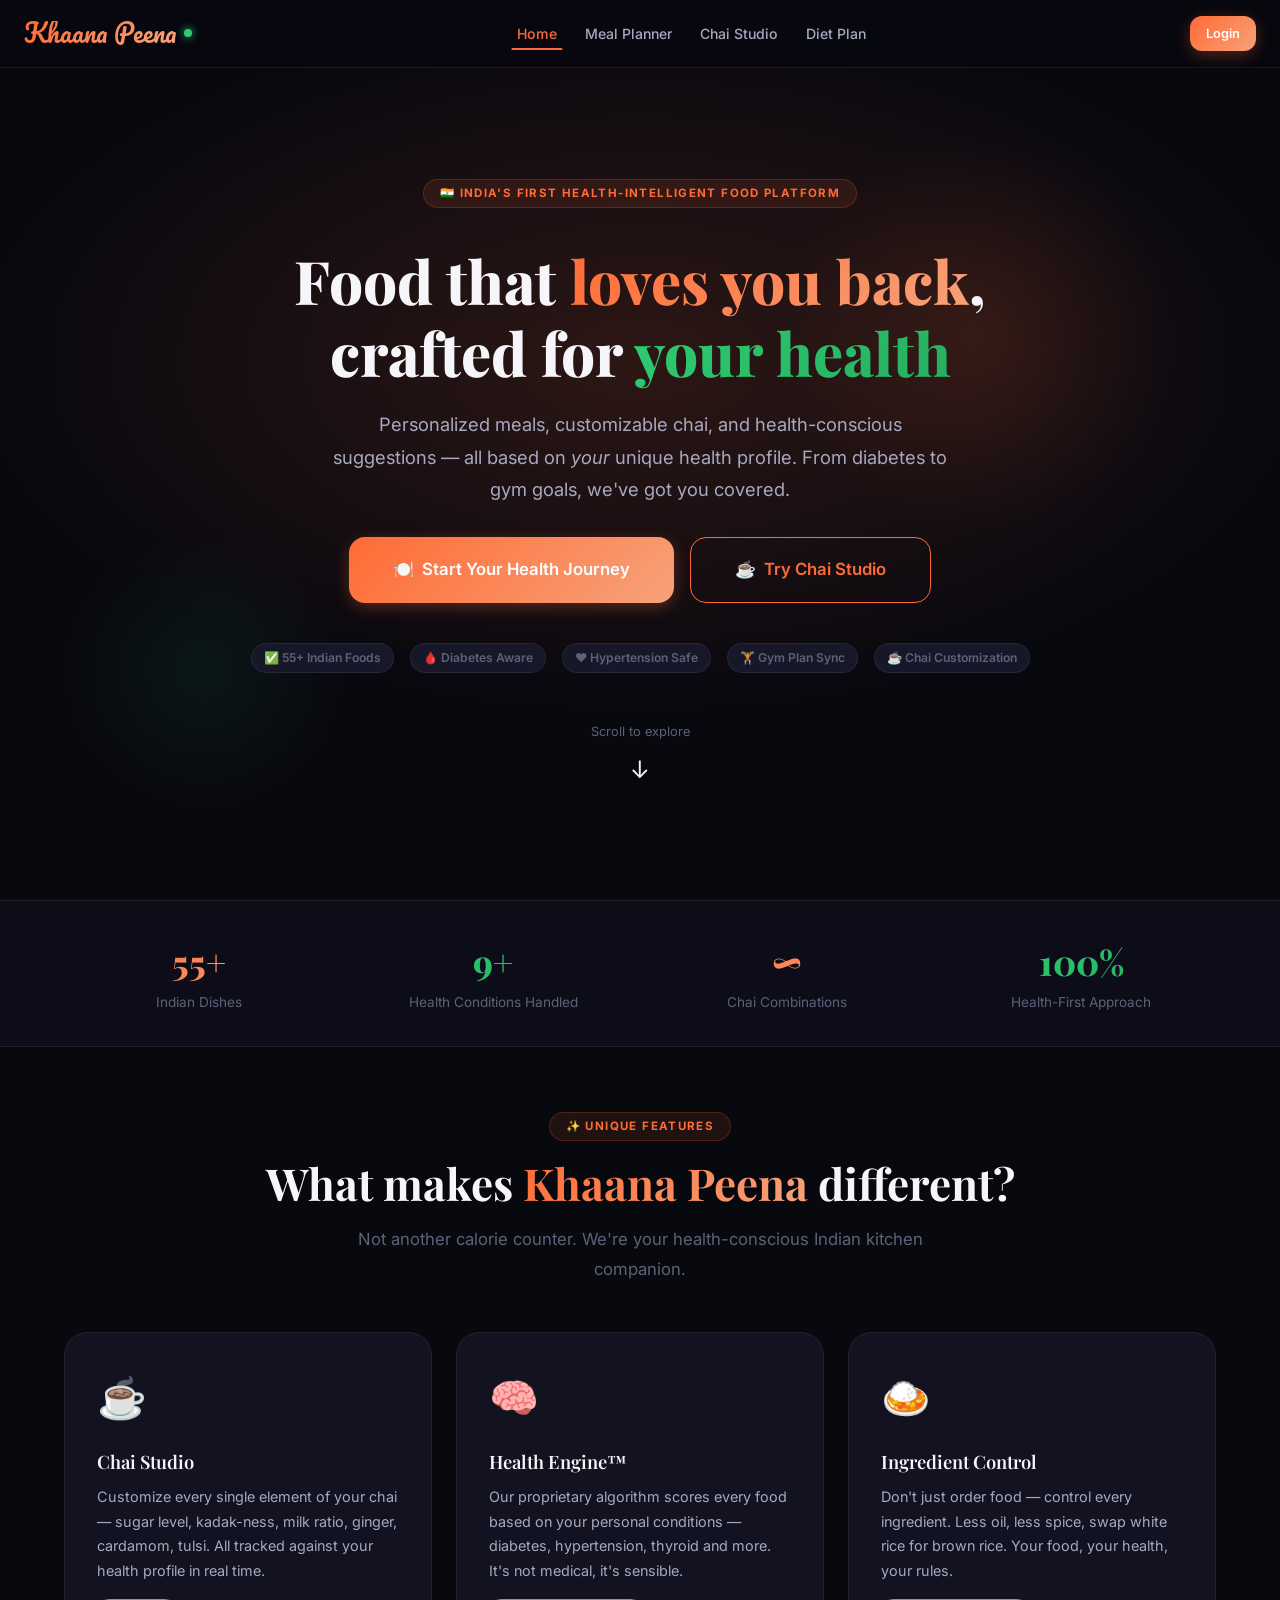
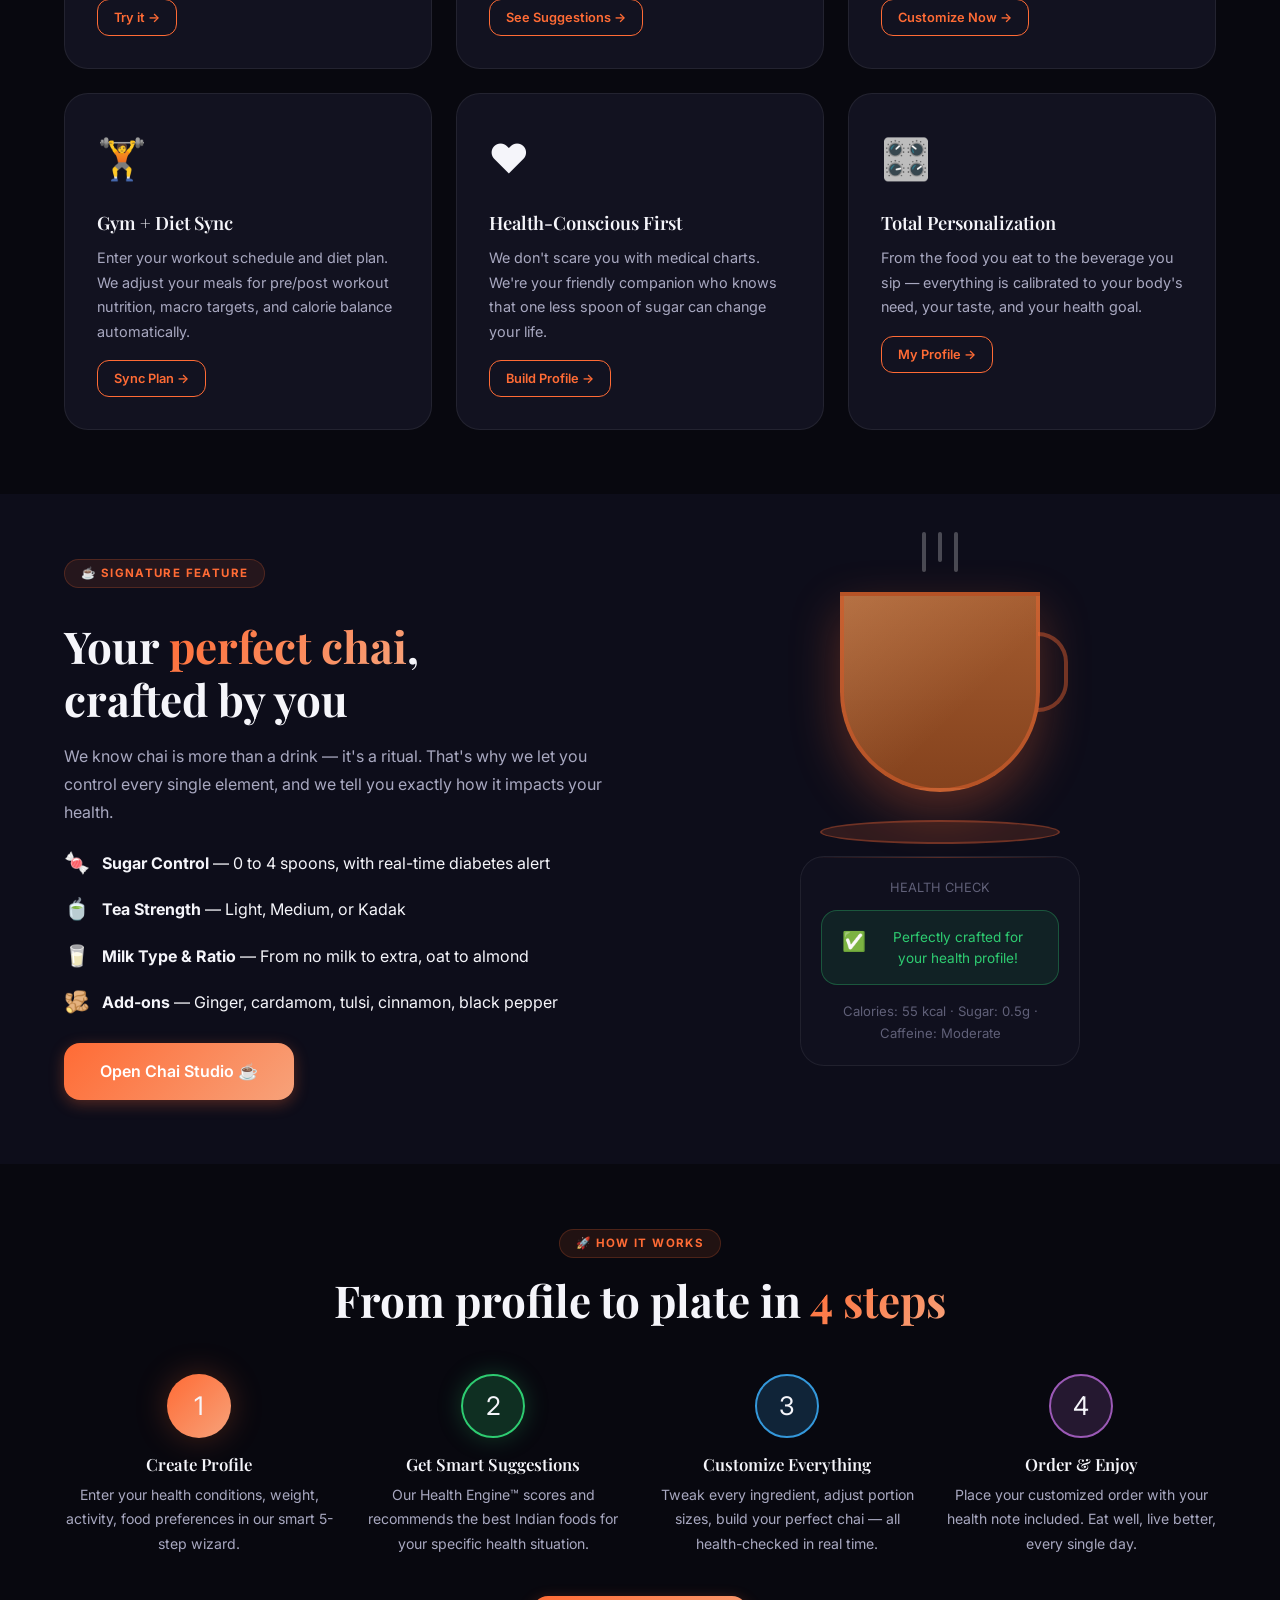
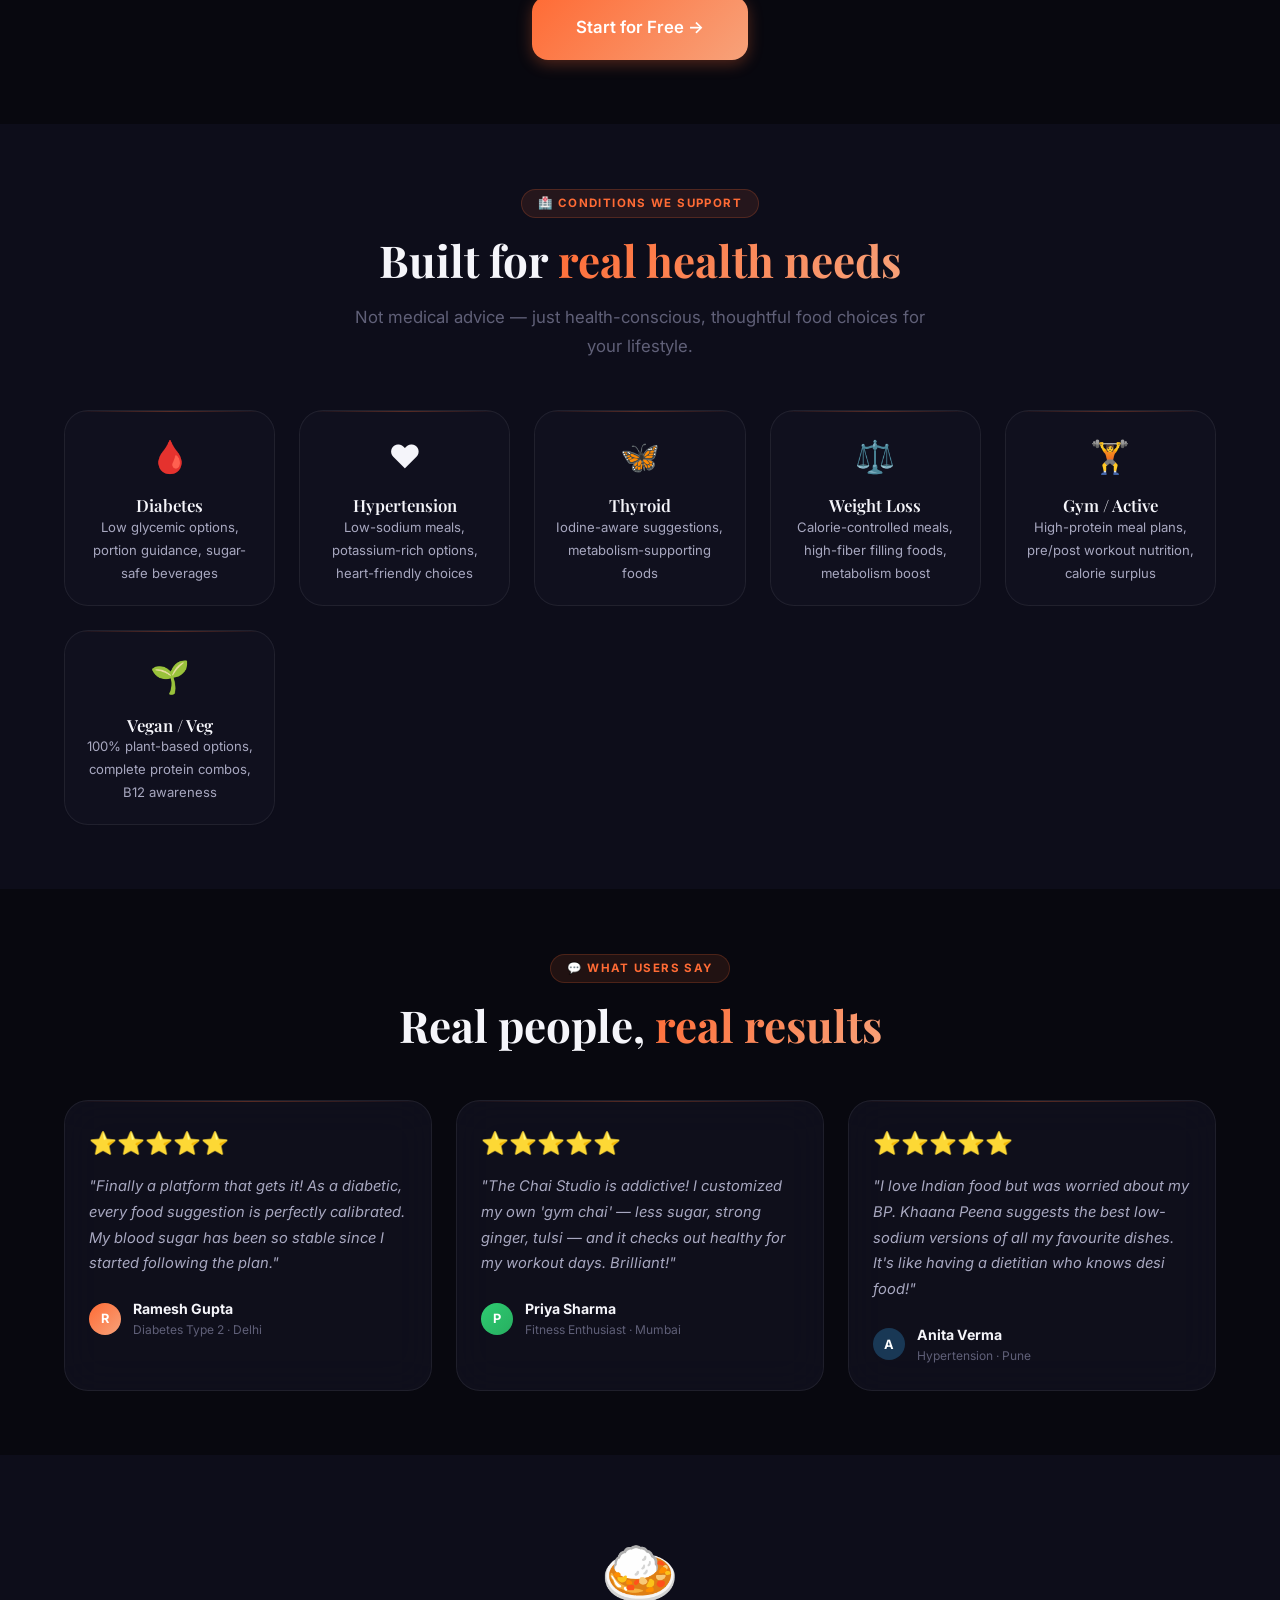
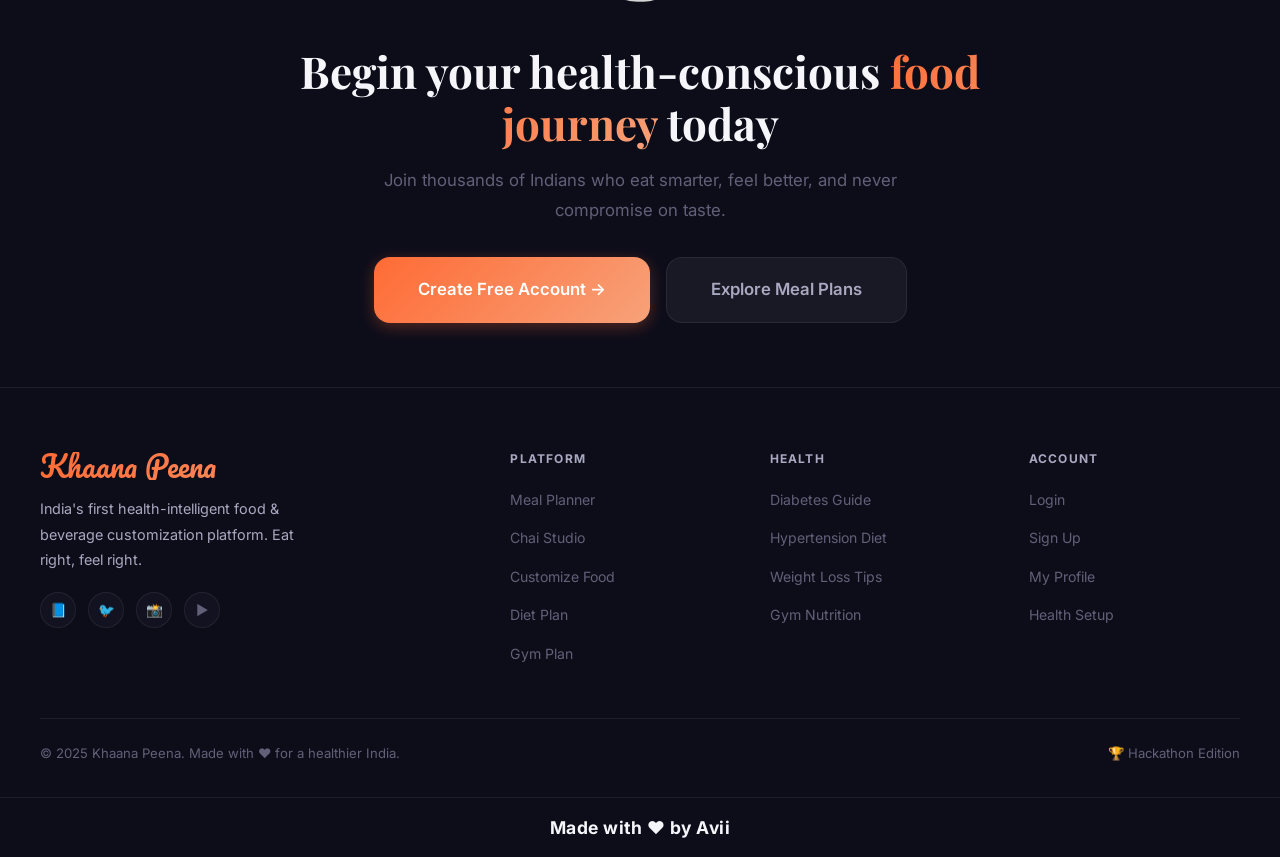
<file: index.html>
<!DOCTYPE html>
<html lang="en">
<head>
<meta charset="UTF-8"/>
<meta name="viewport" content="width=device-width,initial-scale=1.0"/>
<title>Khaana Peena — Health-Conscious Food & Beverage Platform</title>
<meta name="description" content="India's first truly personalized, health-intelligent food and beverage platform. Customize every meal and drink based on your health profile — from diabetes to gym goals."/>
<link rel="stylesheet" href="css/style.css"/>
<link rel="stylesheet" href="css/components.css"/>
<link rel="stylesheet" href="css/animations.css"/>
</head>
<body>

<!-- NAVBAR -->
<nav class="navbar" id="navbar">
  <div class="nav-inner">
    <a href="index.html" class="nav-brand">
      <span class="nav-logo-text">Khaana Peena</span>
      <span class="nav-logo-dot"></span>
    </a>
    <ul class="nav-links">
      <li><a href="index.html" class="nav-link active">Home</a></li>
      <li><a href="meal-planner.html" class="nav-link">Meal Planner</a></li>
      <li><a href="chai-studio.html" class="nav-link">Chai Studio</a></li>
      <li><a href="diet-plan.html" class="nav-link">Diet Plan</a></li>
    </ul>
    <div class="nav-actions" id="nav-user-area">
      <a href="login.html" class="btn btn-secondary btn-sm">Login</a>
      <a href="login.html" class="btn btn-primary btn-sm">Get Started</a>
    </div>
  </div>
</nav>

<!-- HERO -->
<section class="hero-section" style="position:relative;min-height:100vh;display:flex;align-items:center;padding-top:var(--nav-h);overflow:hidden;background:var(--bg-primary);">
  <div style="position:absolute;inset:0;background:var(--grad-hero);pointer-events:none;"></div>
  <div id="food-rain" class="food-rain"></div>
  <!-- Decorative orbs -->
  <div style="position:absolute;top:15%;right:8%;width:400px;height:400px;border-radius:50%;background:radial-gradient(circle,rgba(255,107,53,.12),transparent 70%);pointer-events:none;animation:pulse 4s ease-in-out infinite;"></div>
  <div style="position:absolute;bottom:10%;left:5%;width:280px;height:280px;border-radius:50%;background:radial-gradient(circle,rgba(46,204,113,.08),transparent 70%);pointer-events:none;animation:pulse 5s ease-in-out infinite 1.5s;"></div>

  <div class="container" style="position:relative;z-index:2;text-align:center;padding:var(--sp-16) var(--sp-6);">
    <div class="section-tag anim-fade-in">🇮🇳 India's First Health-Intelligent Food Platform</div>
    <h1 class="anim-slide-up delay-1" style="max-width:860px;margin:var(--sp-5) auto;">
      Food that <span class="grad-text">loves you back</span>,<br/>crafted for <span class="grad-text-health">your health</span>
    </h1>
    <p class="anim-slide-up delay-2" style="max-width:620px;margin:var(--sp-5) auto;font-size:1.15rem;color:var(--text-secondary);">
      Personalized meals, customizable chai, and health-conscious suggestions — all based on <em>your</em> unique health profile. From diabetes to gym goals, we've got you covered.
    </p>
    <div class="flex justify-center gap-4 flex-wrap anim-slide-up delay-3" style="margin-top:var(--sp-8);">
      <a href="login.html" class="btn btn-primary btn-xl ripple-btn">
        <span>🍽️</span> Start Your Health Journey
      </a>
      <a href="chai-studio.html" class="btn btn-secondary btn-xl ripple-btn">
        <span>☕</span> Try Chai Studio
      </a>
    </div>

    <!-- TRUST PILLS -->
    <div class="flex justify-center gap-4 flex-wrap anim-slide-up delay-5" style="margin-top:var(--sp-10);">
      <span class="tag">✅ 55+ Indian Foods</span>
      <span class="tag">🩸 Diabetes Aware</span>
      <span class="tag">❤️ Hypertension Safe</span>
      <span class="tag">🏋️ Gym Plan Sync</span>
      <span class="tag">☕ Chai Customization</span>
    </div>

    <!-- SCROLL HINT -->
    <div style="margin-top:var(--sp-12);animation:float 3s ease-in-out infinite;" class="anim-fade-in delay-8">
      <div style="font-size:.8rem;color:var(--text-muted);margin-bottom:var(--sp-2);">Scroll to explore</div>
      <div style="font-size:1.5rem;">↓</div>
    </div>
  </div>
</section>

<!-- STATS STRIP -->
<section style="background:var(--bg-secondary);border-top:1px solid var(--border);border-bottom:1px solid var(--border);padding:var(--sp-8) var(--sp-6);">
  <div class="container">
    <div class="grid-4 grid" style="text-align:center;">
      <div class="reveal">
        <div style="font-size:2.2rem;font-weight:800;font-family:var(--font-heading);" class="grad-text">55+</div>
        <div style="font-size:.85rem;color:var(--text-muted);">Indian Dishes</div>
      </div>
      <div class="reveal delay-1">
        <div style="font-size:2.2rem;font-weight:800;font-family:var(--font-heading);" class="grad-text-health">9+</div>
        <div style="font-size:.85rem;color:var(--text-muted);">Health Conditions Handled</div>
      </div>
      <div class="reveal delay-2">
        <div style="font-size:2.2rem;font-weight:800;font-family:var(--font-heading);" class="grad-text">∞</div>
        <div style="font-size:.85rem;color:var(--text-muted);">Chai Combinations</div>
      </div>
      <div class="reveal delay-3">
        <div style="font-size:2.2rem;font-weight:800;font-family:var(--font-heading);" class="grad-text-health">100%</div>
        <div style="font-size:.85rem;color:var(--text-muted);">Health-First Approach</div>
      </div>
    </div>
  </div>
</section>

<!-- WHAT MAKES US DIFFERENT -->
<section class="section">
  <div class="container">
    <div class="section-header">
      <div class="section-tag">✨ Unique Features</div>
      <h2 class="section-title reveal">What makes <span class="grad-text">Khaana Peena</span> different?</h2>
      <p class="section-subtitle reveal">Not another calorie counter. We're your health-conscious Indian kitchen companion.</p>
    </div>
    <div class="grid grid-3">
      <div class="feature-card reveal">
        <span class="feature-icon">☕</span>
        <h4 class="feature-title">Chai Studio</h4>
        <p class="feature-desc">Customize every single element of your chai — sugar level, kadak-ness, milk ratio, ginger, cardamom, tulsi. All tracked against your health profile in real time.</p>
        <a href="chai-studio.html" class="btn btn-secondary btn-sm" style="margin-top:var(--sp-4);">Try it →</a>
      </div>
      <div class="feature-card reveal delay-1">
        <span class="feature-icon">🧠</span>
        <h4 class="feature-title">Health Engine™</h4>
        <p class="feature-desc">Our proprietary algorithm scores every food based on your personal conditions — diabetes, hypertension, thyroid and more. It's not medical, it's sensible.</p>
        <a href="meal-planner.html" class="btn btn-secondary btn-sm" style="margin-top:var(--sp-4);">See Suggestions →</a>
      </div>
      <div class="feature-card reveal delay-2">
        <span class="feature-icon">🍛</span>
        <h4 class="feature-title">Ingredient Control</h4>
        <p class="feature-desc">Don't just order food — control every ingredient. Less oil, less spice, swap white rice for brown rice. Your food, your health, your rules.</p>
        <a href="customize.html" class="btn btn-secondary btn-sm" style="margin-top:var(--sp-4);">Customize Now →</a>
      </div>
      <div class="feature-card reveal delay-3">
        <span class="feature-icon">🏋️</span>
        <h4 class="feature-title">Gym + Diet Sync</h4>
        <p class="feature-desc">Enter your workout schedule and diet plan. We adjust your meals for pre/post workout nutrition, macro targets, and calorie balance automatically.</p>
        <a href="gym-plan.html" class="btn btn-secondary btn-sm" style="margin-top:var(--sp-4);">Sync Plan →</a>
      </div>
      <div class="feature-card reveal delay-4">
        <span class="feature-icon">❤️</span>
        <h4 class="feature-title">Health-Conscious First</h4>
        <p class="feature-desc">We don't scare you with medical charts. We're your friendly companion who knows that one less spoon of sugar can change your life.</p>
        <a href="onboarding.html" class="btn btn-secondary btn-sm" style="margin-top:var(--sp-4);">Build Profile →</a>
      </div>
      <div class="feature-card reveal delay-5">
        <span class="feature-icon">🎛️</span>
        <h4 class="feature-title">Total Personalization</h4>
        <p class="feature-desc">From the food you eat to the beverage you sip — everything is calibrated to your body's need, your taste, and your health goal.</p>
        <a href="profile.html" class="btn btn-secondary btn-sm" style="margin-top:var(--sp-4);">My Profile →</a>
      </div>
    </div>
  </div>
</section>

<!-- CHAI STUDIO TEASER -->
<section class="section" style="background:var(--bg-secondary);">
  <div class="container">
    <div class="grid grid-2" style="align-items:center;gap:var(--sp-12);">
      <div class="reveal-left">
        <div class="section-tag">☕ Signature Feature</div>
        <h2 style="margin:var(--sp-4) 0;">Your <span class="grad-text">perfect chai</span>,<br/>crafted by you</h2>
        <p style="margin-bottom:var(--sp-5);">We know chai is more than a drink — it's a ritual. That's why we let you control every single element, and we tell you exactly how it impacts your health.</p>
        <div style="display:flex;flex-direction:column;gap:var(--sp-3);margin-bottom:var(--sp-6);">
          <div class="flex items-center gap-3">
            <span style="font-size:1.3rem;">🍬</span>
            <div><strong>Sugar Control</strong> — 0 to 4 spoons, with real-time diabetes alert</div>
          </div>
          <div class="flex items-center gap-3">
            <span style="font-size:1.3rem;">🍵</span>
            <div><strong>Tea Strength</strong> — Light, Medium, or Kadak</div>
          </div>
          <div class="flex items-center gap-3">
            <span style="font-size:1.3rem;">🥛</span>
            <div><strong>Milk Type & Ratio</strong> — From no milk to extra, oat to almond</div>
          </div>
          <div class="flex items-center gap-3">
            <span style="font-size:1.3rem;">🫚</span>
            <div><strong>Add-ons</strong> — Ginger, cardamom, tulsi, cinnamon, black pepper</div>
          </div>
        </div>
        <a href="chai-studio.html" class="btn btn-primary btn-lg ripple-btn">Open Chai Studio ☕</a>
      </div>
      <div class="reveal-right" style="display:flex;flex-direction:column;align-items:center;gap:var(--sp-6);">
        <!-- Chai Cup Visual -->
        <div style="position:relative;width:200px;height:240px;">
          <div style="width:200px;height:200px;border-radius:0 0 60% 60%;border:4px solid rgba(255,107,53,.4);background:linear-gradient(180deg,rgba(180,100,50,.9),rgba(140,70,30,.95));position:relative;overflow:hidden;box-shadow:0 20px 50px rgba(255,107,53,.3);">
            <div style="position:absolute;inset:0;background:linear-gradient(135deg,rgba(255,200,150,.2) 0%,transparent 60%);"></div>
          </div>
          <!-- Handle -->
          <div style="position:absolute;right:-28px;top:40px;width:30px;height:80px;border:4px solid rgba(255,107,53,.4);border-left:none;border-radius:0 40px 40px 0;"></div>
          <!-- Saucer -->
          <div style="width:240px;height:24px;border-radius:50%;background:rgba(255,107,53,.15);border:2px solid rgba(255,107,53,.3);position:absolute;bottom:-12px;left:-20px;"></div>
          <!-- Steam -->
          <div class="steam-wrap" style="position:absolute;top:-60px;left:50%;transform:translateX(-50%);">
            <div class="steam-line" style="height:40px;"></div>
            <div class="steam-line" style="height:30px;"></div>
            <div class="steam-line" style="height:40px;"></div>
          </div>
        </div>
        <!-- Health Badge -->
        <div class="glass-card" style="max-width:280px;text-align:center;padding:var(--sp-5);">
          <div style="font-size:.8rem;color:var(--text-muted);margin-bottom:var(--sp-3);">HEALTH CHECK</div>
          <div class="health-alert safe" style="margin:0;justify-content:center;">
            <span class="alert-icon">✅</span>
            <span>Perfectly crafted for your health profile!</span>
          </div>
          <div style="margin-top:var(--sp-4);font-size:.82rem;color:var(--text-muted);">Calories: 55 kcal · Sugar: 0.5g · Caffeine: Moderate</div>
        </div>
      </div>
    </div>
  </div>
</section>

<!-- HOW IT WORKS -->
<section class="section">
  <div class="container">
    <div class="section-header">
      <div class="section-tag">🚀 How It Works</div>
      <h2 class="section-title reveal">From profile to plate in <span class="grad-text">4 steps</span></h2>
    </div>
    <div class="grid grid-4" style="position:relative;">
      <div class="reveal" style="text-align:center;">
        <div style="width:64px;height:64px;border-radius:50%;background:var(--grad-primary);display:flex;align-items:center;justify-content:center;font-size:1.6rem;margin:0 auto var(--sp-4);box-shadow:var(--shadow-glow);">1</div>
        <h5>Create Profile</h5>
        <p style="font-size:.88rem;margin-top:var(--sp-2);">Enter your health conditions, weight, activity, food preferences in our smart 5-step wizard.</p>
      </div>
      <div class="reveal delay-1" style="text-align:center;">
        <div style="width:64px;height:64px;border-radius:50%;background:rgba(46,204,113,.2);border:2px solid var(--accent);display:flex;align-items:center;justify-content:center;font-size:1.6rem;margin:0 auto var(--sp-4);box-shadow:var(--shadow-health);">2</div>
        <h5>Get Smart Suggestions</h5>
        <p style="font-size:.88rem;margin-top:var(--sp-2);">Our Health Engine™ scores and recommends the best Indian foods for your specific health situation.</p>
      </div>
      <div class="reveal delay-2" style="text-align:center;">
        <div style="width:64px;height:64px;border-radius:50%;background:rgba(52,152,219,.2);border:2px solid var(--info);display:flex;align-items:center;justify-content:center;font-size:1.6rem;margin:0 auto var(--sp-4);">3</div>
        <h5>Customize Everything</h5>
        <p style="font-size:.88rem;margin-top:var(--sp-2);">Tweak every ingredient, adjust portion sizes, build your perfect chai — all health-checked in real time.</p>
      </div>
      <div class="reveal delay-3" style="text-align:center;">
        <div style="width:64px;height:64px;border-radius:50%;background:rgba(155,89,182,.2);border:2px solid #9B59B6;display:flex;align-items:center;justify-content:center;font-size:1.6rem;margin:0 auto var(--sp-4);">4</div>
        <h5>Order & Enjoy</h5>
        <p style="font-size:.88rem;margin-top:var(--sp-2);">Place your customized order with your health note included. Eat well, live better, every single day.</p>
      </div>
    </div>
    <div style="text-align:center;margin-top:var(--sp-10);">
      <a href="login.html" class="btn btn-primary btn-xl ripple-btn">Start for Free →</a>
    </div>
  </div>
</section>

<!-- CONDITIONS SUPPORTED -->
<section class="section" style="background:var(--bg-secondary);">
  <div class="container">
    <div class="section-header">
      <div class="section-tag">🏥 Conditions We Support</div>
      <h2 class="section-title reveal">Built for <span class="grad-text">real health needs</span></h2>
      <p class="section-subtitle reveal">Not medical advice — just health-conscious, thoughtful food choices for your lifestyle.</p>
    </div>
    <div class="grid grid-auto-sm">
      <div class="glass-card hover-lift reveal" style="text-align:center;padding:var(--sp-5);">
        <div style="font-size:2rem;margin-bottom:var(--sp-3);">🩸</div>
        <h5>Diabetes</h5>
        <p style="font-size:.82rem;">Low glycemic options, portion guidance, sugar-safe beverages</p>
      </div>
      <div class="glass-card hover-lift reveal delay-1" style="text-align:center;padding:var(--sp-5);">
        <div style="font-size:2rem;margin-bottom:var(--sp-3);">❤️</div>
        <h5>Hypertension</h5>
        <p style="font-size:.82rem;">Low-sodium meals, potassium-rich options, heart-friendly choices</p>
      </div>
      <div class="glass-card hover-lift reveal delay-2" style="text-align:center;padding:var(--sp-5);">
        <div style="font-size:2rem;margin-bottom:var(--sp-3);">🦋</div>
        <h5>Thyroid</h5>
        <p style="font-size:.82rem;">Iodine-aware suggestions, metabolism-supporting foods</p>
      </div>
      <div class="glass-card hover-lift reveal delay-3" style="text-align:center;padding:var(--sp-5);">
        <div style="font-size:2rem;margin-bottom:var(--sp-3);">⚖️</div>
        <h5>Weight Loss</h5>
        <p style="font-size:.82rem;">Calorie-controlled meals, high-fiber filling foods, metabolism boost</p>
      </div>
      <div class="glass-card hover-lift reveal delay-4" style="text-align:center;padding:var(--sp-5);">
        <div style="font-size:2rem;margin-bottom:var(--sp-3);">🏋️</div>
        <h5>Gym / Active</h5>
        <p style="font-size:.82rem;">High-protein meal plans, pre/post workout nutrition, calorie surplus</p>
      </div>
      <div class="glass-card hover-lift reveal delay-5" style="text-align:center;padding:var(--sp-5);">
        <div style="font-size:2rem;margin-bottom:var(--sp-3);">🌱</div>
        <h5>Vegan / Veg</h5>
        <p style="font-size:.82rem;">100% plant-based options, complete protein combos, B12 awareness</p>
      </div>
    </div>
  </div>
</section>

<!-- TESTIMONIALS -->
<section class="section">
  <div class="container">
    <div class="section-header">
      <div class="section-tag">💬 What Users Say</div>
      <h2 class="section-title reveal">Real people, <span class="grad-text">real results</span></h2>
    </div>
    <div class="grid grid-3">
      <div class="glass-card hover-lift reveal">
        <div style="font-size:1.4rem;margin-bottom:var(--sp-3);">⭐⭐⭐⭐⭐</div>
        <p style="font-size:.92rem;font-style:italic;">"Finally a platform that gets it! As a diabetic, every food suggestion is perfectly calibrated. My blood sugar has been so stable since I started following the plan."</p>
        <div class="flex items-center gap-3" style="margin-top:var(--sp-5);">
          <div class="avatar avatar-sm" style="background:var(--grad-primary);">R</div>
          <div><div style="font-weight:700;font-size:.88rem;">Ramesh Gupta</div><div style="font-size:.75rem;color:var(--text-muted);">Diabetes Type 2 · Delhi</div></div>
        </div>
      </div>
      <div class="glass-card hover-lift reveal delay-1">
        <div style="font-size:1.4rem;margin-bottom:var(--sp-3);">⭐⭐⭐⭐⭐</div>
        <p style="font-size:.92rem;font-style:italic;">"The Chai Studio is addictive! I customized my own 'gym chai' — less sugar, strong ginger, tulsi — and it checks out healthy for my workout days. Brilliant!"</p>
        <div class="flex items-center gap-3" style="margin-top:var(--sp-5);">
          <div class="avatar avatar-sm" style="background:var(--grad-health);">P</div>
          <div><div style="font-weight:700;font-size:.88rem;">Priya Sharma</div><div style="font-size:.75rem;color:var(--text-muted);">Fitness Enthusiast · Mumbai</div></div>
        </div>
      </div>
      <div class="glass-card hover-lift reveal delay-2">
        <div style="font-size:1.4rem;margin-bottom:var(--sp-3);">⭐⭐⭐⭐⭐</div>
        <p style="font-size:.92rem;font-style:italic;">"I love Indian food but was worried about my BP. Khaana Peena suggests the best low-sodium versions of all my favourite dishes. It's like having a dietitian who knows desi food!"</p>
        <div class="flex items-center gap-3" style="margin-top:var(--sp-5);">
          <div class="avatar avatar-sm" style="background:rgba(52,152,219,.3);">A</div>
          <div><div style="font-weight:700;font-size:.88rem;">Anita Verma</div><div style="font-size:.75rem;color:var(--text-muted);">Hypertension · Pune</div></div>
        </div>
      </div>
    </div>
  </div>
</section>

<!-- CTA -->
<section class="section" style="background:var(--bg-secondary);">
  <div class="container-narrow" style="text-align:center;">
    <div style="font-size:4rem;margin-bottom:var(--sp-5);animation:float 3s ease-in-out infinite;">🍛</div>
    <h2 class="section-title reveal">Begin your health-conscious <span class="grad-text">food journey</span> today</h2>
    <p class="section-subtitle reveal" style="margin-bottom:var(--sp-8);">Join thousands of Indians who eat smarter, feel better, and never compromise on taste.</p>
    <div class="flex justify-center gap-4 flex-wrap">
      <a href="login.html" class="btn btn-primary btn-xl ripple-btn">Create Free Account →</a>
      <a href="meal-planner.html" class="btn btn-ghost btn-xl">Explore Meal Plans</a>
    </div>
  </div>
</section>

<!-- FOOTER -->
<footer class="footer">
  <div class="footer-grid">
    <div class="footer-brand">
      <div class="nav-logo-text" style="font-family:var(--font-brand);font-size:1.8rem;background:var(--grad-primary);-webkit-background-clip:text;-webkit-text-fill-color:transparent;background-clip:text;">Khaana Peena</div>
      <p>India's first health-intelligent food & beverage customization platform. Eat right, feel right.</p>
      <div class="footer-social">
        <div class="social-btn">📘</div>
        <div class="social-btn">🐦</div>
        <div class="social-btn">📸</div>
        <div class="social-btn">▶️</div>
      </div>
    </div>
    <div class="footer-col">
      <h6>Platform</h6>
      <ul>
        <li><a href="meal-planner.html">Meal Planner</a></li>
        <li><a href="chai-studio.html">Chai Studio</a></li>
        <li><a href="customize.html">Customize Food</a></li>
        <li><a href="diet-plan.html">Diet Plan</a></li>
        <li><a href="gym-plan.html">Gym Plan</a></li>
      </ul>
    </div>
    <div class="footer-col">
      <h6>Health</h6>
      <ul>
        <li><a href="#">Diabetes Guide</a></li>
        <li><a href="#">Hypertension Diet</a></li>
        <li><a href="#">Weight Loss Tips</a></li>
        <li><a href="#">Gym Nutrition</a></li>
      </ul>
    </div>
    <div class="footer-col">
      <h6>Account</h6>
      <ul>
        <li><a href="login.html">Login</a></li>
        <li><a href="login.html">Sign Up</a></li>
        <li><a href="profile.html">My Profile</a></li>
        <li><a href="onboarding.html">Health Setup</a></li>
      </ul>
    </div>
  </div>
  <div class="footer-bottom">
    <span>© 2025 Khaana Peena. Made with ❤️ for a healthier India.</span>
    <span>🏆 Hackathon Edition</span>
  </div>
</footer>

<div class="toast-container" id="toast-container"></div>

<script src="js/app.js"></script>
<script>
  KP.initFoodRain('food-rain');
</script>
<div style="text-align: center; padding: 15px; font-weight: bold; background: var(--bg-secondary); color: var(--text-primary); border-top: 1px solid var(--border); width: 100%; position: relative; z-index: 1000; font-size: 1.1rem; letter-spacing: 0.5px;">
  Made with ❤️ by Avii
</div>
</body>
</html>
</file>
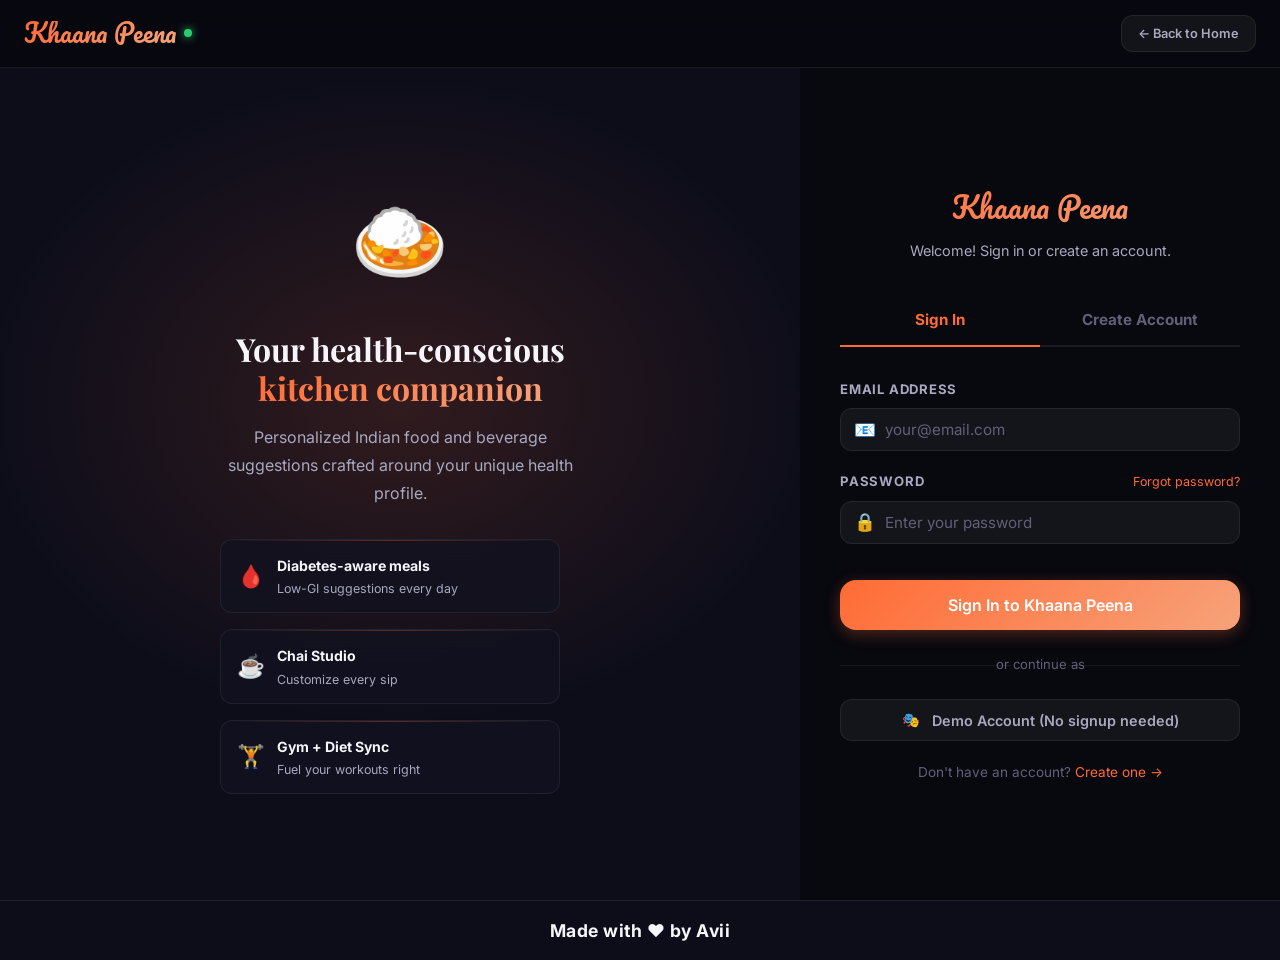
<file: chai-studio.html>
<!DOCTYPE html>
<html lang="en">
<head>
<meta charset="UTF-8"/>
<meta name="viewport" content="width=device-width,initial-scale=1.0"/>
<title>Chai Studio — Khaana Peena</title>
<meta name="description" content="Customize your perfect chai — sugar, strength, milk, ginger, cardamom — all health-checked for you."/>
<link rel="stylesheet" href="css/style.css"/>
<link rel="stylesheet" href="css/components.css"/>
<link rel="stylesheet" href="css/animations.css"/>
<style>
.studio-layout{display:grid;grid-template-columns:1fr 380px;gap:var(--sp-8);align-items:start;}
.chai-cup-wrap{display:flex;flex-direction:column;align-items:center;gap:var(--sp-6);padding:var(--sp-8);background:var(--bg-card);border:1px solid var(--border);border-radius:var(--r-2xl);position:sticky;top:calc(var(--nav-h) + var(--sp-6));}
.cup-body{width:160px;height:160px;border-radius:0 0 50% 50%;border:3px solid rgba(255,107,53,.3);position:relative;overflow:hidden;box-shadow:0 20px 60px rgba(0,0,0,.5),inset 0 0 40px rgba(0,0,0,.2);transition:all 1s ease;}
.cup-liquid{position:absolute;bottom:0;left:0;right:0;border-radius:0 0 48% 48%;transition:all .8s ease;height:100%;}
.cup-sheen{position:absolute;top:8px;left:10px;width:30px;height:60%;background:rgba(255,255,255,.12);border-radius:50% 50% 50% 50% / 60% 60% 40% 40%;transform:skewX(-10deg);}
.cup-handle{position:absolute;right:-30px;top:30px;width:32px;height:80px;border:3px solid rgba(255,107,53,.3);border-left:none;border-radius:0 40px 40px 0;}
.cup-saucer{width:210px;height:22px;border-radius:50%;background:rgba(255,107,53,.08);border:2px solid rgba(255,107,53,.2);margin-top:var(--sp-1);}
.cup-label{font-family:var(--font-brand);font-size:1.1rem;background:var(--grad-primary);-webkit-background-clip:text;-webkit-text-fill-color:transparent;background-clip:text;}
.addons-grid{display:grid;grid-template-columns:repeat(3,1fr);gap:var(--sp-2);}
.addon-chip{border:1.5px solid var(--border);border-radius:var(--r-md);padding:var(--sp-2) var(--sp-3);cursor:pointer;transition:all var(--t-fast);display:flex;flex-direction:column;align-items:center;gap:4px;font-size:.72rem;font-weight:600;color:var(--text-muted);}
.addon-chip .addon-icon{font-size:1.3rem;}
.addon-chip:hover{border-color:var(--primary);color:var(--primary);}
.addon-chip.selected{background:rgba(255,107,53,.12);border-color:var(--primary);color:var(--primary);}
.bev-selector{display:flex;gap:var(--sp-3);flex-wrap:wrap;margin-bottom:var(--sp-6);}
.bev-btn{padding:10px 20px;border:1.5px solid var(--border);border-radius:var(--r-full);cursor:pointer;transition:all var(--t-fast);font-size:.88rem;font-weight:600;color:var(--text-muted);background:transparent;display:flex;align-items:center;gap:var(--sp-2);}
.bev-btn:hover{border-color:var(--border-warm);color:var(--primary);}
.bev-btn.active{border-color:var(--primary);background:rgba(255,107,53,.1);color:var(--primary);}
.preset-card{border:1.5px solid var(--border);border-radius:var(--r-md);padding:var(--sp-3) var(--sp-4);cursor:pointer;transition:all var(--t-fast);display:flex;align-items:center;gap:var(--sp-3);}
.preset-card:hover{border-color:var(--primary);}
.seg-control{display:flex;background:var(--bg-card-2);border-radius:var(--r-md);overflow:hidden;border:1px solid var(--border);}
.seg-btn{flex:1;padding:9px;font-size:.8rem;font-weight:600;color:var(--text-muted);cursor:pointer;text-align:center;transition:all var(--t-fast);border:none;background:transparent;}
.seg-btn.active{background:var(--primary);color:white;}
@media(max-width:900px){.studio-layout{grid-template-columns:1fr;}}
</style>
</head>
<body>
<nav class="navbar" id="navbar">
  <div class="nav-inner">
    <a href="index.html" class="nav-brand"><span class="nav-logo-text">Khaana Peena</span><span class="nav-logo-dot"></span></a>
    <div class="nav-links">
      <a href="dashboard.html" class="nav-link">Dashboard</a>
      <a href="meal-planner.html" class="nav-link">Meal Planner</a>
      <a href="chai-studio.html" class="nav-link active">☕ Chai Studio</a>
    </div>
    <div class="nav-actions" id="nav-user-area"></div>
  </div>
</nav>

<div class="app-layout" style="padding-top:var(--nav-h);">
  <aside class="sidebar">
    <div id="sidebar-profile" style="margin-bottom:var(--sp-6);"></div>
    <div class="sidebar-section">
      <span class="sidebar-label">Main</span>
      <a href="dashboard.html" class="sidebar-link"><span class="icon">🏠</span> Dashboard</a>
      <a href="meal-planner.html" class="sidebar-link"><span class="icon">🍽️</span> Meal Planner</a>
      <a href="chai-studio.html" class="sidebar-link active"><span class="icon">☕</span> Chai Studio</a>
      <a href="customize.html" class="sidebar-link"><span class="icon">🎛️</span> Customize Food</a>
    </div>
    <div class="sidebar-section">
      <span class="sidebar-label">Planning</span>
      <a href="diet-plan.html" class="sidebar-link"><span class="icon">📋</span> Diet Plan</a>
      <a href="gym-plan.html" class="sidebar-link"><span class="icon">🏋️</span> Gym Plan</a>
      <a href="order.html" class="sidebar-link"><span class="icon">📦</span> Order</a>
    </div>
    <div class="sidebar-section">
      <span class="sidebar-label">Saved Presets</span>
      <div id="sidebar-presets">
        <div style="font-size:.78rem;color:var(--text-muted);padding:0 var(--sp-3);">No presets yet</div>
      </div>
    </div>
  </aside>

  <main class="main-content">
    <div class="page-header anim-slide-down">
      <h1 style="font-size:1.8rem;">☕ Chai Studio</h1>
      <p style="margin-top:4px;">Craft your perfect beverage, ingredient by ingredient. Health-checked in real time.</p>
    </div>

    <!-- BEVERAGE SELECTOR -->
    <div class="bev-selector anim-fade-in">
      <button class="bev-btn active" onclick="selectBeverage('masala-chai',this)">☕ Masala Chai</button>
      <button class="bev-btn" onclick="selectBeverage('green-tea',this)">🍵 Green Tea</button>
      <button class="bev-btn" onclick="selectBeverage('buttermilk',this)">🥛 Masala Chaas</button>
      <button class="bev-btn" onclick="selectBeverage('golden-milk',this)">🌟 Golden Milk</button>
      <button class="bev-btn" onclick="selectBeverage('coconut-water',this)">🥥 Coconut Water</button>
    </div>

    <div class="studio-layout">
      <!-- LEFT: CONTROLS -->
      <div>
        <!-- CHAI CONTROLS -->
        <div id="controls-masala-chai" class="anim-fade-in">
          <!-- Sugar -->
          <div class="glass-card" style="margin-bottom:var(--sp-5);">
            <h5 style="margin-bottom:var(--sp-4);">🍬 Sugar Level</h5>
            <div id="sugar-diabetic-alert" style="display:none;" class="health-alert warn"><span class="alert-icon">🩸</span> Diabetic profile detected — consider 0 sugar or stevia!</div>
            <div class="slider-wrap">
              <div class="slider-row">
                <input type="range" id="sugar-slider" min="0" max="4" step="0.5" value="2" oninput="updateChai()"/>
                <span class="slider-val" id="sugar-val">2 tsp</span>
              </div>
              <div class="slider-labels"><span>No Sugar (0)</span><span>Light (1)</span><span>Normal (2)</span><span>Sweet (3)</span><span>Extra (4)</span></div>
            </div>
          </div>

          <!-- Chai Patti Strength -->
          <div class="glass-card" style="margin-bottom:var(--sp-5);">
            <h5 style="margin-bottom:var(--sp-4);">🍵 Chai Strength</h5>
            <div class="seg-control">
              <button class="seg-btn" onclick="setStrength('light',this)">Light</button>
              <button class="seg-btn active" onclick="setStrength('medium',this)">Medium</button>
              <button class="seg-btn" onclick="setStrength('kadak',this)">Kadak 🔥</button>
            </div>
            <div id="kadak-alert" style="display:none;margin-top:var(--sp-3);" class="health-alert warn"><span class="alert-icon">❤️</span> Kadak chai has higher caffeine — monitor with hypertension.</div>
          </div>

          <!-- Milk -->
          <div class="glass-card" style="margin-bottom:var(--sp-5);">
            <div class="flex justify-between items-center" style="margin-bottom:var(--sp-4);">
              <h5>🥛 Milk Ratio</h5>
              <select id="milk-type" onchange="updateChai()" style="width:auto;font-size:.82rem;padding:6px 10px;">
                <option value="regular milk">Regular Milk</option>
                <option value="skim milk">Skim Milk</option>
                <option value="oat milk">Oat Milk</option>
                <option value="almond milk">Almond Milk</option>
                <option value="soy milk">Soy Milk</option>
              </select>
            </div>
            <div class="seg-control">
              <button class="seg-btn" onclick="setMilk('no milk',this)">No Milk</button>
              <button class="seg-btn" onclick="setMilk('light',this)">Light</button>
              <button class="seg-btn active" onclick="setMilk('regular',this)">Regular</button>
              <button class="seg-btn" onclick="setMilk('extra',this)">Extra</button>
            </div>
            <div id="lactose-alert" style="display:none;margin-top:var(--sp-3);" class="health-alert warn"><span class="alert-icon">🥛</span> Lactose intolerant detected! Using oat or almond milk is better for you.</div>
          </div>

          <!-- Ginger -->
          <div class="glass-card" style="margin-bottom:var(--sp-5);">
            <h5 style="margin-bottom:var(--sp-4);">🫚 Ginger Level</h5>
            <div class="seg-control">
              <button class="seg-btn" onclick="setGinger('none',this)">None</button>
              <button class="seg-btn active" onclick="setGinger('light',this)">Light</button>
              <button class="seg-btn" onclick="setGinger('medium',this)">Medium</button>
              <button class="seg-btn" onclick="setGinger('strong',this)">Strong</button>
            </div>
            <div style="margin-top:var(--sp-3);font-size:.8rem;color:var(--text-muted);" id="ginger-info">Ginger has anti-inflammatory properties and aids digestion. ✅</div>
          </div>

          <!-- Add-ons -->
          <div class="glass-card" style="margin-bottom:var(--sp-5);">
            <h5 style="margin-bottom:var(--sp-4);">🌿 Masala Add-ons</h5>
            <div class="addons-grid">
              <div class="addon-chip" data-addon="cardamom" onclick="toggleAddon('cardamom',this)">
                <span class="addon-icon">🟢</span>Cardamom
              </div>
              <div class="addon-chip" data-addon="cinnamon" onclick="toggleAddon('cinnamon',this)">
                <span class="addon-icon">🍂</span>Cinnamon
              </div>
              <div class="addon-chip" data-addon="tulsi" onclick="toggleAddon('tulsi',this)">
                <span class="addon-icon">🌿</span>Tulsi
              </div>
              <div class="addon-chip" data-addon="black pepper" onclick="toggleAddon('black pepper',this)">
                <span class="addon-icon">🔵</span>Black Pepper
              </div>
              <div class="addon-chip" data-addon="fennel" onclick="toggleAddon('fennel',this)">
                <span class="addon-icon">🌱</span>Saunf
              </div>
              <div class="addon-chip" data-addon="masala" onclick="toggleAddon('masala',this)">
                <span class="addon-icon">🫙</span>Chai Masala
              </div>
            </div>
          </div>

          <!-- SAVE PRESET -->
          <div class="glass-card" style="margin-bottom:var(--sp-5);">
            <h5 style="margin-bottom:var(--sp-4);">💾 Save as Preset</h5>
            <div class="flex gap-3">
              <input type="text" id="preset-name" placeholder="e.g. My Gym Chai" style="flex:1;"/>
              <button class="btn btn-primary btn-sm" onclick="savePreset()">Save</button>
            </div>
            <div id="presets-list" style="margin-top:var(--sp-4);display:flex;flex-direction:column;gap:var(--sp-2);"></div>
          </div>
        </div>

        <!-- GREEN TEA CONTROLS -->
        <div id="controls-green-tea" class="anim-fade-in" style="display:none;">
          <div class="glass-card" style="margin-bottom:var(--sp-5);">
            <h5 style="margin-bottom:var(--sp-4);">🍵 Tea Type</h5>
            <div class="flex gap-2 flex-wrap">
              <button class="seg-btn active" style="flex:0;padding:9px 18px;border:1.5px solid var(--primary);border-radius:var(--r-md);background:rgba(255,107,53,.1);color:var(--primary);" onclick="setGreenTeaType('plain',this)">Plain</button>
              <button class="seg-btn" style="flex:0;padding:9px 18px;border:1.5px solid var(--border);border-radius:var(--r-md);" onclick="setGreenTeaType('lemon',this)">🍋 Lemon</button>
              <button class="seg-btn" style="flex:0;padding:9px 18px;border:1.5px solid var(--border);border-radius:var(--r-md);" onclick="setGreenTeaType('mint',this)">🌿 Mint</button>
              <button class="seg-btn" style="flex:0;padding:9px 18px;border:1.5px solid var(--border);border-radius:var(--r-md);" onclick="setGreenTeaType('ginger',this)">🫚 Ginger</button>
              <button class="seg-btn" style="flex:0;padding:9px 18px;border:1.5px solid var(--border);border-radius:var(--r-md);" onclick="setGreenTeaType('tulsi',this)">🌿 Tulsi</button>
            </div>
          </div>
          <div class="glass-card" style="margin-bottom:var(--sp-5);">
            <h5 style="margin-bottom:var(--sp-4);">🍬 Sweetener</h5>
            <div class="seg-control">
              <button class="seg-btn active" onclick="setGTSweetener('none',this)">None ✅</button>
              <button class="seg-btn" onclick="setGTSweetener('honey',this)">Honey</button>
              <button class="seg-btn" onclick="setGTSweetener('stevia',this)">Stevia</button>
              <button class="seg-btn" onclick="setGTSweetener('jaggery',this)">Jaggery</button>
            </div>
          </div>
          <div class="health-alert safe"><span class="alert-icon">💚</span>Green tea supports metabolism, fat burning, and blood sugar regulation.</div>
        </div>

        <!-- COCONUT WATER -->
        <div id="controls-coconut-water" style="display:none;" class="anim-fade-in">
          <div class="health-alert safe" style="margin-bottom:var(--sp-5);"><span class="alert-icon">🥥</span>Fresh coconut water is nature's electrolyte drink — perfect for all health profiles including diabetes and hypertension!</div>
          <div class="glass-card">
            <h5 style="margin-bottom:var(--sp-4);">Options</h5>
            <div class="flex gap-3 flex-wrap">
              <button class="bev-btn active" style="font-size:.82rem;">🥥 Fresh Tender</button>
              <button class="bev-btn" style="font-size:.82rem;">🥤 With Malai</button>
              <button class="bev-btn" style="font-size:.82rem;">🍋 With Lemon</button>
            </div>
          </div>
        </div>

        <button class="btn btn-health btn-full btn-lg ripple-btn" onclick="orderBeverage()">📦 Order This Beverage</button>
      </div>

      <!-- RIGHT: CUP VISUAL + ANALYSIS -->
      <div>
        <!-- CUP -->
        <div class="chai-cup-wrap anim-scale-in" id="cup-visual">
          <div class="cup-label" id="bev-display-name">My Masala Chai</div>
          <div style="position:relative;">
            <div class="cup-body" id="cup-body">
              <div class="cup-liquid" id="cup-liquid" style="background:rgb(160,80,40);"></div>
              <div class="cup-sheen"></div>
              <div class="cup-handle"></div>
            </div>
          </div>
          <div class="cup-saucer"></div>

          <div class="steam-wrap" style="position:relative;margin-top:var(--sp-3);" id="steam-area">
            <div class="steam-line"></div>
            <div class="steam-line"></div>
            <div class="steam-line"></div>
          </div>

          <!-- NUTRITION DISPLAY -->
          <div style="width:100%;margin-top:var(--sp-4);">
            <div style="font-size:.75rem;color:var(--text-muted);text-align:center;margin-bottom:var(--sp-3);text-transform:uppercase;letter-spacing:.08em;">Nutrition Per Cup</div>
            <div class="nutrition-grid" style="grid-template-columns:repeat(2,1fr);">
              <div class="nutrition-item"><div class="nutrition-val grad-text" id="bev-cal">80</div><div class="nutrition-label">Calories</div></div>
              <div class="nutrition-item"><div class="nutrition-val" style="color:var(--warning);" id="bev-sugar">8g</div><div class="nutrition-label">Sugar</div></div>
              <div class="nutrition-item"><div class="nutrition-val" style="color:var(--accent);" id="bev-protein">3g</div><div class="nutrition-label">Protein</div></div>
              <div class="nutrition-item"><div class="nutrition-val" style="color:var(--info);" id="bev-fat">3g</div><div class="nutrition-label">Fat</div></div>
            </div>
          </div>

          <!-- HEALTH ANALYSIS -->
          <div id="health-analysis" style="width:100%;margin-top:var(--sp-4);display:flex;flex-direction:column;gap:var(--sp-2);"></div>

          <div style="font-size:.72rem;color:var(--text-muted);text-align:center;margin-top:var(--sp-3);">Analysis based on your health profile</div>
        </div>
      </div>
    </div>
  </main>
</div>

<div class="toast-container" id="toast-container"></div>
<script src="js/app.js"></script>
<script src="js/meal-data.js"></script>
<script src="js/health-engine.js"></script>
<script src="js/beverage-engine.js"></script>
<script>
let currentBev = 'masala-chai';
let profile = {};
let chaiSettings = { sugar:2, chaiPatti:'medium', milk:'regular', milkType:'regular milk', ginger:'light', addons:[] };
let gtSettings   = { sweetener:'none', type:'plain', strength:'medium', addons:[] };

document.addEventListener('DOMContentLoaded', () => {
  if (!KP.requireAuth()) return;
  profile = KP.getProfile() || {};

  // Show sugar alert for diabetics
  if (profile.conditions?.includes('diabetes')) {
    document.getElementById('sugar-diabetic-alert').style.display = 'flex';
    document.getElementById('sugar-slider').value = 0;
    chaiSettings.sugar = 0;
    document.getElementById('sugar-val').textContent = '0 tsp';
  }

  // Show lactose alert
  if (profile.conditions?.includes('lactoseIntolerant')) {
    document.getElementById('lactose-alert').style.display = 'flex';
    document.getElementById('milk-type').value = 'oat milk';
    chaiSettings.milkType = 'oat milk';
  }

  // Show BP alert
  if (profile.conditions?.includes('hypertension')) {
    // Will show when kadak is selected
  }

  loadPresets();
  updateChai();
});

function selectBeverage(id, btn) {
  currentBev = id;
  document.querySelectorAll('.bev-btn').forEach(b => b.classList.remove('active'));
  btn.classList.add('active');
  document.querySelectorAll('[id^="controls-"]').forEach(c => c.style.display = 'none');
  const ctrl = document.getElementById('controls-' + id);
  if (ctrl) ctrl.style.display = 'block';

  const names = {'masala-chai':'My Masala Chai','green-tea':'Green Tea','buttermilk':'Masala Chaas','golden-milk':'Golden Milk','coconut-water':'Coconut Water'};
  const colors = {'masala-chai':'rgb(160,80,40)','green-tea':'rgba(100,160,50,.8)','buttermilk':'rgba(240,230,200,.7)','golden-milk':'rgba(220,170,30,.8)','coconut-water':'rgba(180,230,200,.6)'};

  document.getElementById('bev-display-name').textContent = names[id] || id;
  document.getElementById('cup-liquid').style.background = colors[id] || 'rgb(160,80,40)';
  document.getElementById('steam-area').style.display = ['coconut-water'].includes(id) ? 'none' : 'flex';

  updateAnalysis();
}

function updateChai() {
  chaiSettings.sugar = parseFloat(document.getElementById('sugar-slider').value);
  chaiSettings.milkType = document.getElementById('milk-type').value;
  document.getElementById('sugar-val').textContent = chaiSettings.sugar + ' tsp';
  document.getElementById('cup-liquid').style.background = BeverageEngine.getChaiColor(chaiSettings);
  updateAnalysis();
}

function setStrength(v, btn) {
  chaiSettings.chaiPatti = v;
  updateSegControl(btn);
  document.getElementById('kadak-alert').style.display = (v==='kadak' && profile.conditions?.includes('hypertension')) ? 'flex' : 'none';
  updateChai();
}
function setMilk(v, btn) {
  chaiSettings.milk = v;
  updateSegControl(btn);
  updateChai();
}
function setGinger(v, btn) {
  chaiSettings.ginger = v;
  updateSegControl(btn);
  const info = document.getElementById('ginger-info');
  info.textContent = v === 'none' ? 'No ginger added.' : 'Ginger aids digestion and has anti-inflammatory properties. ✅';
  updateChai();
}
function setGreenTeaType(v,btn){ gtSettings.type=v; updateSegControlFlex(btn); updateAnalysis(); }
function setGTSweetener(v,btn){ gtSettings.sweetener=v; updateSegControl(btn); updateAnalysis(); }

function toggleAddon(a, el) {
  el.classList.toggle('selected');
  if (el.classList.contains('selected') && !chaiSettings.addons.includes(a)) chaiSettings.addons.push(a);
  else chaiSettings.addons = chaiSettings.addons.filter(x => x !== a);
  updateChai();
}

function updateSegControl(activeBtn) {
  const parent = activeBtn.closest('.seg-control');
  if (parent) parent.querySelectorAll('.seg-btn').forEach(b => b.classList.remove('active'));
  activeBtn.classList.add('active');
}
function updateSegControlFlex(activeBtn) {
  const parent = activeBtn.closest('.flex');
  if (parent) parent.querySelectorAll('button').forEach(b => { b.style.borderColor='var(--border)'; b.style.background='transparent'; b.style.color='var(--text-muted)'; });
  activeBtn.style.borderColor='var(--primary)'; activeBtn.style.background='rgba(255,107,53,.1)'; activeBtn.style.color='var(--primary)';
}

function updateAnalysis() {
  const settings = currentBev === 'masala-chai' ? chaiSettings : gtSettings;
  const result   = BeverageEngine.analyzeForProfile(currentBev, settings, profile);
  const nutrition = result.nutrition;

  document.getElementById('bev-cal').textContent     = nutrition.calories || 0;
  document.getElementById('bev-sugar').textContent   = (nutrition.sugar || 0) + 'g';
  document.getElementById('bev-protein').textContent = (nutrition.protein || 0) + 'g';
  document.getElementById('bev-fat').textContent     = (nutrition.fat || 0) + 'g';

  const analysisEl = document.getElementById('health-analysis');
  analysisEl.innerHTML = result.messages.slice(0,4).map(m => `
    <div class="health-alert ${m.type==='safe'?'safe':m.type==='warn'?'warn':'safe'}" style="padding:var(--sp-2) var(--sp-3);font-size:.78rem;">
      <span class="alert-icon">${m.icon}</span>${m.msg}
    </div>`).join('');
}

function savePreset() {
  const name = document.getElementById('preset-name').value.trim();
  if (!name) { KP.toast('Enter a preset name','warning'); return; }
  BeverageEngine.savePreset(currentBev, {...chaiSettings}, name);
  KP.toast(`✅ "${name}" saved!`,'success');
  document.getElementById('preset-name').value = '';
  loadPresets();
}

function loadPresets() {
  const presets = BeverageEngine.getPresets('masala-chai');
  const el = document.getElementById('presets-list');
  el.innerHTML = presets.length ? presets.map(p => `
    <div class="preset-card" onclick="loadPreset('${p.name}')">
      <span>☕</span>
      <div style="flex:1;"><div style="font-size:.85rem;font-weight:600;">${p.name}</div></div>
      <span style="font-size:.7rem;color:var(--text-muted);">Load</span>
    </div>`).join('') : '<div style="font-size:.78rem;color:var(--text-muted);">No saved presets yet.</div>';
}

function loadPreset(name) {
  const presets = BeverageEngine.getPresets('masala-chai');
  const p = presets.find(x => x.name === name);
  if (!p) return;
  chaiSettings = {...p.settings};
  document.getElementById('sugar-slider').value = chaiSettings.sugar;
  document.getElementById('sugar-val').textContent = chaiSettings.sugar + ' tsp';
  if (chaiSettings.milkType) document.getElementById('milk-type').value = chaiSettings.milkType;
  document.querySelectorAll('.addon-chip').forEach(c => {
    const a = c.dataset.addon;
    c.classList.toggle('selected', chaiSettings.addons?.includes(a));
  });
  KP.toast(`✅ "${name}" loaded!`,'success');
  updateChai();
}

function orderBeverage() {
  const names = {'masala-chai':'Masala Chai','green-tea':'Green Tea','buttermilk':'Masala Chaas','golden-milk':'Golden Milk','coconut-water':'Coconut Water'};
  const cart = KP.load('cart', []);
  cart.push({ id:currentBev, name:names[currentBev], emoji:'☕', calories:parseInt(document.getElementById('bev-cal').textContent)||80, customizations:[...chaiSettings.addons], isBeverage:true, addedAt:new Date().toISOString() });
  KP.save('cart', cart);
  KP.toast('✅ Beverage added to order!','success');
  setTimeout(() => window.location.href='order.html', 800);
}
</script>
<div style="text-align: center; padding: 15px; font-weight: bold; background: var(--bg-secondary); color: var(--text-primary); border-top: 1px solid var(--border); width: 100%; position: relative; z-index: 1000; font-size: 1.1rem; letter-spacing: 0.5px;">
  Made with ❤️ by Avii
</div>
</body>
</html>
</file>
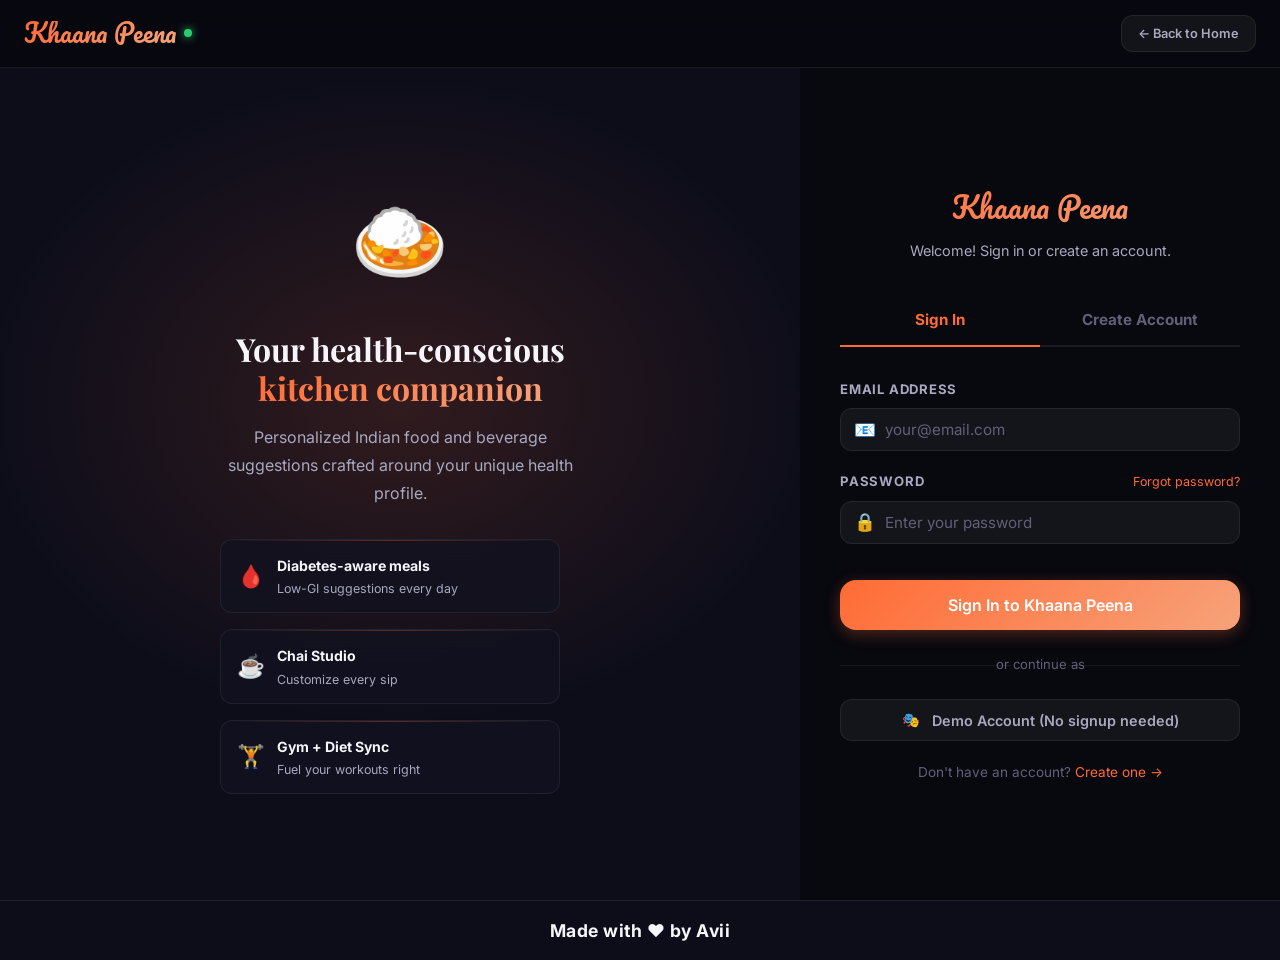
<file: customize.html>
<!DOCTYPE html>
<html lang="en">
<head>
<meta charset="UTF-8"/>
<meta name="viewport" content="width=device-width,initial-scale=1.0"/>
<title>Customize Food — Khaana Peena</title>
<link rel="stylesheet" href="css/style.css"/>
<link rel="stylesheet" href="css/components.css"/>
<link rel="stylesheet" href="css/animations.css"/>
<style>
.food-picker{display:grid;grid-template-columns:repeat(auto-fill,minmax(140px,1fr));gap:var(--sp-3);}
.food-pick-btn{border:1.5px solid var(--border);border-radius:var(--r-lg);padding:var(--sp-4);cursor:pointer;transition:all var(--t-fast);text-align:center;background:var(--bg-card);}
.food-pick-btn:hover{border-color:var(--primary);}
.food-pick-btn.selected{border-color:var(--primary);background:rgba(255,107,53,.1);}
.food-pick-btn .food-em{font-size:2.2rem;margin-bottom:var(--sp-2);}
.food-pick-btn .food-nm{font-size:.78rem;font-weight:600;}
.ingr-row{display:flex;align-items:center;gap:var(--sp-4);padding:var(--sp-4);border-bottom:1px solid var(--border);}
.ingr-row:last-child{border-bottom:none;}
.ingr-info{flex:1;}
.ingr-name{font-weight:600;font-size:.9rem;}
.ingr-type{font-size:.72rem;color:var(--text-muted);text-transform:uppercase;letter-spacing:.06em;}
.ingr-slider-wrap{width:160px;}
.ingr-qty{font-size:.82rem;color:var(--primary);font-weight:700;min-width:48px;text-align:right;}
.ingr-health-badge{font-size:.7rem;}
.impact-meter{height:6px;background:rgba(255,255,255,.08);border-radius:var(--r-full);overflow:hidden;width:60px;}
.impact-fill{height:100%;border-radius:var(--r-full);background:var(--grad-health);}
.alt-chip{display:inline-flex;align-items:center;gap:var(--sp-2);padding:6px 14px;border:1.5px solid var(--border-health);border-radius:var(--r-full);font-size:.78rem;font-weight:600;color:var(--accent);cursor:pointer;transition:all var(--t-fast);background:rgba(46,204,113,.06);}
.alt-chip:hover{background:rgba(46,204,113,.15);}
</style>
</head>
<body>
<nav class="navbar" id="navbar">
  <div class="nav-inner">
    <a href="index.html" class="nav-brand"><span class="nav-logo-text">Khaana Peena</span><span class="nav-logo-dot"></span></a>
    <div class="nav-links">
      <a href="dashboard.html" class="nav-link">Dashboard</a>
      <a href="meal-planner.html" class="nav-link">Meal Planner</a>
      <a href="customize.html" class="nav-link active">Customize</a>
    </div>
    <div class="nav-actions" id="nav-user-area"></div>
  </div>
</nav>

<div class="app-layout" style="padding-top:var(--nav-h);">
  <aside class="sidebar">
    <div id="sidebar-profile" style="margin-bottom:var(--sp-6);"></div>
    <div class="sidebar-section">
      <span class="sidebar-label">Main</span>
      <a href="dashboard.html" class="sidebar-link"><span class="icon">🏠</span> Dashboard</a>
      <a href="meal-planner.html" class="sidebar-link"><span class="icon">🍽️</span> Meal Planner</a>
      <a href="chai-studio.html" class="sidebar-link"><span class="icon">☕</span> Chai Studio</a>
      <a href="customize.html" class="sidebar-link active"><span class="icon">🎛️</span> Customize Food</a>
    </div>
    <div class="sidebar-section">
      <span class="sidebar-label">Planning</span>
      <a href="diet-plan.html" class="sidebar-link"><span class="icon">📋</span> Diet Plan</a>
      <a href="gym-plan.html" class="sidebar-link"><span class="icon">🏋️</span> Gym Plan</a>
      <a href="order.html" class="sidebar-link"><span class="icon">📦</span> Order</a>
    </div>
    <div class="sidebar-section">
      <a href="profile.html" class="sidebar-link"><span class="icon">👤</span> My Profile</a>
      <a href="#" class="sidebar-link" onclick="KP.logout()"><span class="icon">🚪</span> Logout</a>
    </div>
  </aside>

  <main class="main-content">
    <div class="page-header anim-slide-down">
      <h1 style="font-size:1.8rem;">🎛️ Customize Your Food</h1>
      <p style="margin-top:4px;">Ingredient-level control — make every meal exactly right for your health</p>
    </div>

    <!-- FOOD SELECTOR -->
    <div class="glass-card anim-fade-in" style="margin-bottom:var(--sp-6);">
      <div class="flex justify-between items-center" style="margin-bottom:var(--sp-4);">
        <h4>Step 1: Choose a Meal</h4>
        <div class="flex gap-2">
          <button class="filter-chip active" onclick="setFoodFilter('all',this)" style="padding:6px 14px;">All</button>
          <button class="filter-chip" onclick="setFoodFilter('breakfast',this)" style="padding:6px 14px;">Breakfast</button>
          <button class="filter-chip" onclick="setFoodFilter('lunch',this)" style="padding:6px 14px;">Lunch</button>
          <button class="filter-chip" onclick="setFoodFilter('dinner',this)" style="padding:6px 14px;">Dinner</button>
        </div>
      </div>
      <div class="food-picker" id="food-picker"></div>
    </div>

    <!-- CUSTOMIZATION PANEL -->
    <div id="customize-panel" style="display:none;">
      <div class="grid grid-2" style="align-items:start;gap:var(--sp-6);">

        <!-- INGREDIENTS -->
        <div>
          <div class="glass-card" style="margin-bottom:var(--sp-5);">
            <div class="flex justify-between items-center" style="margin-bottom:var(--sp-5);">
              <h4 id="food-name-header">Ingredients</h4>
              <button class="btn btn-ghost btn-sm" onclick="resetIngredients()">↺ Reset</button>
            </div>
            <div id="ingredients-list"></div>
          </div>

          <!-- HEALTHY SWAPS -->
          <div class="glass-card" style="margin-bottom:var(--sp-5);">
            <h5 style="margin-bottom:var(--sp-4);">🔄 Healthy Swaps</h5>
            <div id="healthy-swaps" style="display:flex;flex-direction:column;gap:var(--sp-3);"></div>
          </div>
        </div>

        <!-- NUTRITION + HEALTH PANEL -->
        <div>
          <!-- NUTRITION -->
          <div class="glass-card" style="margin-bottom:var(--sp-5);">
            <h5 style="margin-bottom:var(--sp-5);">📊 Nutrition (Customized)</h5>
            <div class="nutrition-grid" id="live-nutrition">
              <div class="nutrition-item"><div class="nutrition-val grad-text" id="nc-cal">--</div><div class="nutrition-label">Calories</div></div>
              <div class="nutrition-item"><div class="nutrition-val" style="color:var(--accent);" id="nc-prot">--g</div><div class="nutrition-label">Protein</div></div>
              <div class="nutrition-item"><div class="nutrition-val" style="color:var(--warning);" id="nc-carb">--g</div><div class="nutrition-label">Carbs</div></div>
              <div class="nutrition-item"><div class="nutrition-val" style="color:var(--info);" id="nc-fat">--g</div><div class="nutrition-label">Fat</div></div>
            </div>
            <div style="margin-top:var(--sp-4);">
              <div class="macro-bars">
                <div class="macro-row">
                  <div class="macro-label"><span class="macro-name">Protein</span><span class="macro-num" id="prot-pct">0%</span></div>
                  <div class="progress-bar"><div class="progress-fill health" id="prot-bar" style="width:0%;"></div></div>
                </div>
                <div class="macro-row">
                  <div class="macro-label"><span class="macro-name">Carbs</span><span class="macro-num" id="carb-pct">0%</span></div>
                  <div class="progress-bar"><div class="progress-fill warning" id="carb-bar" style="width:0%;"></div></div>
                </div>
                <div class="macro-row">
                  <div class="macro-label"><span class="macro-name">Fats</span><span class="macro-num" id="fat-pct">0%</span></div>
                  <div class="progress-bar"><div class="progress-fill" id="fat-bar" style="width:0%;background:var(--info);"></div></div>
                </div>
              </div>
            </div>
          </div>

          <!-- HEALTH ANALYSIS -->
          <div class="glass-card" style="margin-bottom:var(--sp-5);">
            <h5 style="margin-bottom:var(--sp-4);">💚 Health Analysis</h5>
            <div id="health-check-result" style="display:flex;flex-direction:column;gap:var(--sp-2);"></div>
          </div>

          <!-- ORDER ACTIONS -->
          <div class="flex flex-col gap-3">
            <button class="btn btn-primary btn-full btn-lg ripple-btn" onclick="orderCustomized()">📦 Order This Customized Meal</button>
            <button class="btn btn-secondary btn-full" onclick="saveToDietPlan()">📋 Save to Diet Plan</button>
          </div>
        </div>

      </div>
    </div>

  </main>
</div>

<div class="toast-container" id="toast-container"></div>
<script src="js/app.js"></script>
<script src="js/meal-data.js"></script>
<script src="js/health-engine.js"></script>
<script>
let profile = {}, selectedFood = null, ingredientMultipliers = {};
const filterChips = document.querySelectorAll('.filter-chip');

document.addEventListener('DOMContentLoaded', () => {
  if (!KP.requireAuth()) return;
  profile = KP.getProfile() || {};
  renderFoodPicker('all');

  // Pre-select from URL param
  const params = new URLSearchParams(window.location.search);
  const foodId = params.get('food');
  if (foodId) setTimeout(() => { const food = ALL_FOODS.find(f=>f.id===foodId); if(food) selectFood(food); }, 300);
});

function setFoodFilter(cat, btn) {
  filterChips.forEach(c => c.classList.remove('active'));
  btn.classList.add('active');
  renderFoodPicker(cat);
}

function renderFoodPicker(cat) {
  const foods = cat === 'all' ? ALL_FOODS.filter(f=>['breakfast','lunch','dinner'].includes(f.category||cat)) : (MEAL_DATA[cat]||[]);
  const picker = document.getElementById('food-picker');
  picker.innerHTML = foods.map(f => `
    <div class="food-pick-btn ${selectedFood?.id===f.id?'selected':''}" onclick="selectFood(${JSON.stringify(f).replace(/"/g,"'")})">
      <div class="food-em">${f.emoji}</div>
      <div class="food-nm">${f.name}</div>
    </div>`).join('');
}

function selectFood(food) {
  selectedFood = food;
  ingredientMultipliers = {};
  document.querySelectorAll('.food-pick-btn').forEach(b => b.classList.remove('selected'));
  const btns = document.querySelectorAll('.food-pick-btn');
  btns.forEach(b => { if(b.querySelector('.food-nm')?.textContent === food.name) b.classList.add('selected'); });

  document.getElementById('customize-panel').style.display = 'block';
  document.getElementById('food-name-header').textContent = `${food.emoji} ${food.name} — Ingredients`;
  document.getElementById('customize-panel').scrollIntoView({behavior:'smooth',block:'start'});

  renderIngredients(food);
  updateNutrition(food);
  renderHealthCheck(food, []);
  renderSwaps(food);
}

function renderIngredients(food) {
  const list = document.getElementById('ingredients-list');
  if (!food.ingredients?.length) {
    list.innerHTML = '<p style="color:var(--text-muted);font-size:.85rem;">Ingredient info not available for this item.</p>';
    return;
  }
  list.innerHTML = food.ingredients.map((ing, idx) => {
    const typeColors = {protein:'var(--accent)',fat:'var(--warning)',carb:'var(--primary)',spice:'var(--danger)',sweet:'var(--warning)',veg:'var(--info)',herb:'var(--accent)',fruit:'var(--primary)'};
    const color = typeColors[ing.type] || 'var(--text-muted)';
    return `
    <div class="ingr-row">
      <div class="ingr-info">
        <div class="ingr-name">${ing.name}</div>
        <div class="ingr-type" style="color:${color};">${ing.type||'ingredient'}</div>
      </div>
      ${ing.adjustable ? `
      <div class="ingr-slider-wrap">
        <div class="slider-row">
          <input type="range" min="0" max="2" step="0.1" value="1" style="width:120px;"
            oninput="adjustIngredient(${idx},this.value,'${ing.type}')"/>
          <span class="ingr-qty" id="ingr-qty-${idx}" style="color:${color};">1x</span>
        </div>
      </div>` : `<span class="badge badge-blue">Fixed</span>`}
    </div>`;
  }).join('');
}

function adjustIngredient(idx, val, type) {
  ingredientMultipliers[idx] = parseFloat(val);
  document.getElementById('ingr-qty-'+idx).textContent = parseFloat(val).toFixed(1) + 'x';
  updateNutrition(selectedFood);

  const healthWarnings = [];
  const conditions = profile.conditions||[];
  if (type==='sweet' && val>1 && conditions.includes('diabetes')) healthWarnings.push({ type:'warn', msg:'Adding more sweetener with diabetes — watch blood sugar.' });
  if (type==='fat' && val>1.5 && conditions.includes('weight-loss')) healthWarnings.push({ type:'warn', msg:'Increasing fat — adds calories to weight-loss plan.' });
  if (type==='mineral' && val>1.2 && conditions.includes('hypertension')) healthWarnings.push({ type:'warn', msg:'More salt — avoid with hypertension.' });

  renderHealthCheck(selectedFood, healthWarnings);
}

function updateNutrition(food) {
  let cal=food.calories, prot=food.protein||0, carb=food.carbs||0, fat=food.fat||0;
  food.ingredients?.forEach((ing, idx) => {
    const m = ingredientMultipliers[idx] ?? 1;
    const diff = m - 1;
    if (ing.type==='fat') fat = Math.max(0, fat+diff*3);
    if (ing.type==='carb'||ing.type==='sweet') { carb=Math.max(0,carb+diff*10); cal=Math.max(50,cal+diff*40); }
    if (ing.type==='protein') prot=Math.max(0,prot+diff*5);
    if (m===0) cal=Math.max(10,cal-20);
  });
  const total = prot*4 + carb*4 + fat*9 || 1;
  document.getElementById('nc-cal').textContent  = Math.round(cal);
  document.getElementById('nc-prot').textContent = Math.round(prot)+'g';
  document.getElementById('nc-carb').textContent = Math.round(carb)+'g';
  document.getElementById('nc-fat').textContent  = Math.round(fat)+'g';
  document.getElementById('prot-bar').style.width = Math.min(100,(prot*4/total)*100)+'%';
  document.getElementById('carb-bar').style.width = Math.min(100,(carb*4/total)*100)+'%';
  document.getElementById('fat-bar').style.width  = Math.min(100,(fat*9/total)*100)+'%';
  document.getElementById('prot-pct').textContent = Math.round((prot*4/total)*100)+'%';
  document.getElementById('carb-pct').textContent = Math.round((carb*4/total)*100)+'%';
  document.getElementById('fat-pct').textContent  = Math.round((fat*9/total)*100)+'%';
}

function renderHealthCheck(food, extra=[]) {
  const scored = HealthEngine.scoreFood(food, profile);
  const all    = [...(typeof scored==='object'?scored.warnings:[]), ...extra, ...(typeof scored==='object'?scored.positives.slice(0,2).map(p=>({type:'safe',msg:p})):[])];
  const el     = document.getElementById('health-check-result');
  if (!all.length) { el.innerHTML='<div class="health-alert safe"><span class="alert-icon">💚</span>All good! This meal is well-suited to your health profile.</div>'; return; }
  el.innerHTML = all.map(w=>`<div class="health-alert ${w.type==='safe'?'safe':w.type==='danger'?'danger':'warn'}"><span class="alert-icon">${w.type==='safe'?'✅':w.type==='danger'?'⛔':'⚠️'}</span>${w.msg||w}</div>`).join('');
}

function renderSwaps(food) {
  const swaps = document.getElementById('healthy-swaps');
  const healthyAlts = {
    'white rice':   { alt:'Brown Rice',    reason:'Higher fiber, lower GI', badge:'badge-green' },
    'sugar':        { alt:'Jaggery / Stevia', reason:'Natural sweetener', badge:'badge-green' },
    'oil':          { alt:'Olive/Coconut Oil', reason:'Healthier fat profile', badge:'badge-green' },
    'maida':        { alt:'Whole Wheat Atta', reason:'More fiber', badge:'badge-green' },
    'cream':        { alt:'Low-fat Yogurt', reason:'Less saturated fat', badge:'badge-blue' },
    'regular milk': { alt:'Oat / Almond Milk', reason:'Lactose-free option', badge:'badge-blue' }
  };
  const matches = food.ingredients?.filter(ing => Object.keys(healthyAlts).some(k => ing.name.toLowerCase().includes(k))) || [];
  if (!matches.length) { swaps.innerHTML='<p style="font-size:.82rem;color:var(--text-muted);">No obvious swaps needed — great meal choice!</p>'; return; }
  swaps.innerHTML = matches.slice(0,4).map(ing => {
    const key   = Object.keys(healthyAlts).find(k => ing.name.toLowerCase().includes(k));
    const swap  = healthyAlts[key];
    return `<div class="flex items-center gap-3 justify-between" style="padding:var(--sp-2) 0;border-bottom:1px solid var(--border);">
      <div><div style="font-size:.85rem;font-weight:600;">${ing.name}</div><div style="font-size:.75rem;color:var(--text-muted);">${swap.reason}</div></div>
      <div class="alt-chip" onclick="KP.toast('✅ Swap noted!','success')">→ ${swap.alt}</div>
    </div>`;
  }).join('');
}

function resetIngredients() {
  ingredientMultipliers = {};
  document.querySelectorAll('.ingr-slider-wrap input').forEach(s => { s.value=1; });
  document.querySelectorAll('[id^="ingr-qty-"]').forEach(el => { el.textContent='1x'; });
  updateNutrition(selectedFood);
  renderHealthCheck(selectedFood, []);
  KP.toast('Reset to default quantities','info');
}

function orderCustomized() {
  if (!selectedFood) { KP.toast('Select a food first','warning'); return; }
  const cart = KP.load('cart', []);
  cart.push({ ...selectedFood, customizations: Object.entries(ingredientMultipliers).map(([i,v])=>({ingredient:selectedFood.ingredients[i]?.name,multiplier:v})), addedAt:new Date().toISOString() });
  KP.save('cart', cart);
  KP.toast(`✅ Customized ${selectedFood.name} added to order!`,'success');
  setTimeout(()=>window.location.href='order.html',800);
}

function saveToDietPlan() {
  KP.toast('📋 Saved to diet plan!','success');
}
</script>
<div style="text-align: center; padding: 15px; font-weight: bold; background: var(--bg-secondary); color: var(--text-primary); border-top: 1px solid var(--border); width: 100%; position: relative; z-index: 1000; font-size: 1.1rem; letter-spacing: 0.5px;">
  Made with ❤️ by Avii
</div>
</body>
</html>
</file>
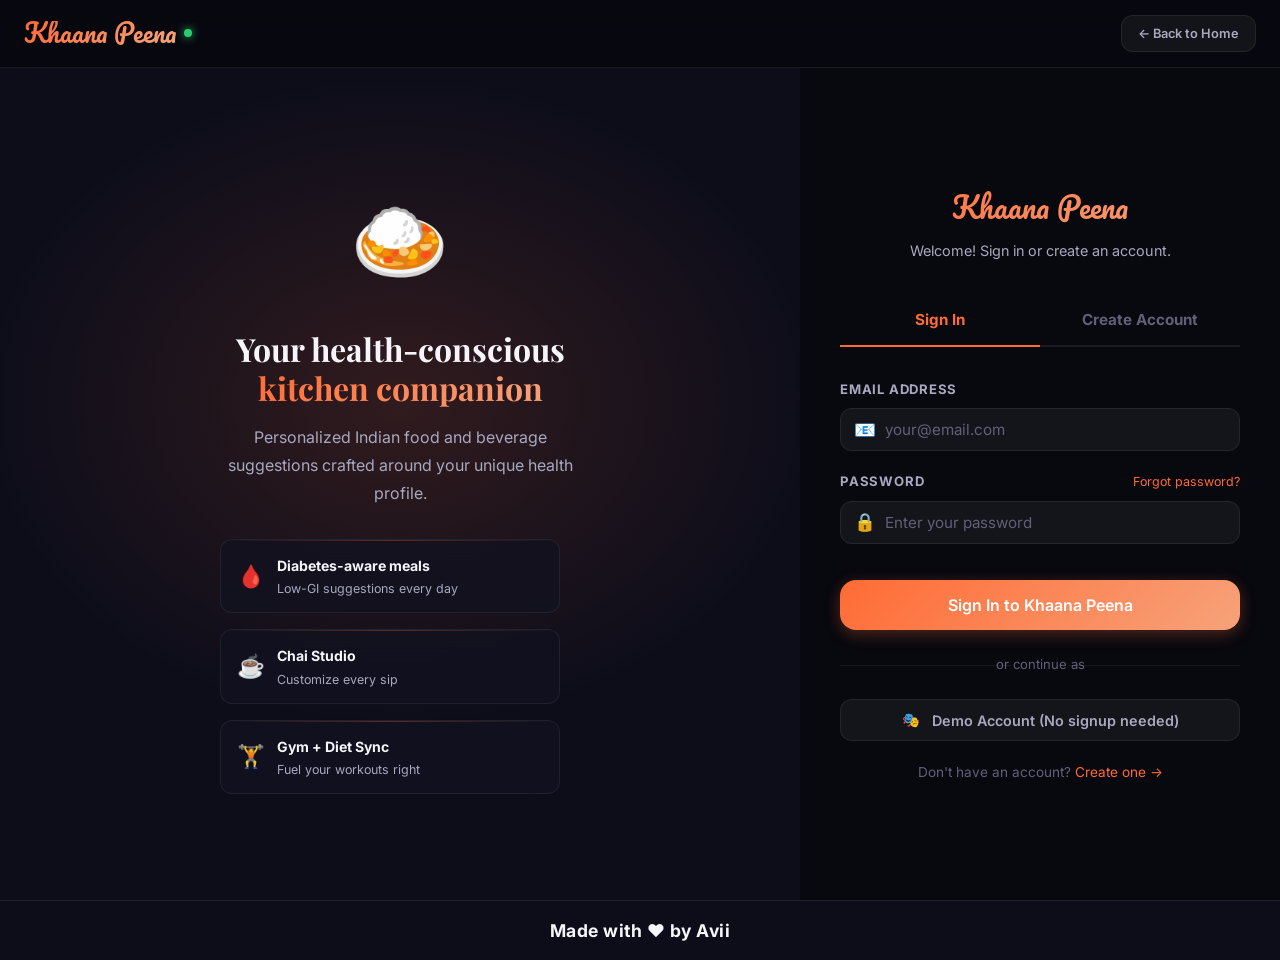
<file: dashboard.html>
<!DOCTYPE html>
<html lang="en">
<head>
<meta charset="UTF-8"/>
<meta name="viewport" content="width=device-width,initial-scale=1.0"/>
<title>Dashboard — Khaana Peena</title>
<link rel="stylesheet" href="css/style.css"/>
<link rel="stylesheet" href="css/components.css"/>
<link rel="stylesheet" href="css/animations.css"/>
<style>
.ring-wrap{position:relative;width:100px;height:100px;display:flex;align-items:center;justify-content:center;}
.ring-wrap svg{position:absolute;top:0;left:0;transform:rotate(-90deg);}
.ring-center{text-align:center;z-index:1;}
.ring-num{font-size:1.3rem;font-weight:800;font-family:var(--font-heading);}
.ring-lbl{font-size:.65rem;color:var(--text-muted);text-transform:uppercase;letter-spacing:.06em;}
.quick-btn{display:flex;flex-direction:column;align-items:center;gap:var(--sp-2);padding:var(--sp-4);border:1px solid var(--border);border-radius:var(--r-lg);background:var(--bg-card);text-decoration:none;color:var(--text-secondary);transition:all var(--t-fast);cursor:pointer;}
.quick-btn:hover{border-color:var(--border-warm);color:var(--primary);transform:translateY(-3px);box-shadow:var(--shadow-md);}
.quick-icon{font-size:1.8rem;}
.quick-label{font-size:.78rem;font-weight:600;text-align:center;}
.meal-slot{background:var(--bg-card);border:1px solid var(--border);border-radius:var(--r-xl);padding:var(--sp-5);display:flex;gap:var(--sp-4);align-items:center;transition:all var(--t-normal);cursor:pointer;}
.meal-slot:hover{border-color:var(--border-warm);box-shadow:var(--shadow-md);}
.meal-slot-emoji{font-size:2.8rem;width:70px;height:70px;display:flex;align-items:center;justify-content:center;background:var(--grad-card);border-radius:var(--r-md);flex-shrink:0;}
.food-log-item{display:flex;align-items:center;gap:var(--sp-3);padding:var(--sp-3) 0;border-bottom:1px solid var(--border);}
.food-log-item:last-child{border-bottom:none;}
.water-drops{display:flex;gap:var(--sp-2);flex-wrap:wrap;}
.drop{width:32px;height:40px;border-radius:50% 50% 50% 50% / 30% 30% 70% 70%;background:rgba(255,255,255,.08);border:1.5px solid rgba(255,255,255,.12);cursor:pointer;transition:all var(--t-fast);display:flex;align-items:center;justify-content:center;font-size:1rem;}
.drop.filled{background:rgba(52,152,219,.3);border-color:rgba(52,152,219,.6);}
.drop:hover{border-color:rgba(52,152,219,.5);}
</style>
</head>
<body>
<nav class="navbar" id="navbar">
  <div class="nav-inner">
    <a href="index.html" class="nav-brand"><span class="nav-logo-text">Khaana Peena</span><span class="nav-logo-dot"></span></a>
    <div class="nav-links">
      <a href="dashboard.html" class="nav-link active">Dashboard</a>
      <a href="meal-planner.html" class="nav-link">Meal Planner</a>
      <a href="chai-studio.html" class="nav-link">☕ Chai Studio</a>
      <a href="diet-plan.html" class="nav-link">Diet Plan</a>
      <a href="gym-plan.html" class="nav-link">Gym Plan</a>
    </div>
    <div class="nav-actions" id="nav-user-area"></div>
  </div>
</nav>

<div class="app-layout" style="padding-top:var(--nav-h);">
  <!-- SIDEBAR -->
  <aside class="sidebar">
    <div id="sidebar-profile" style="margin-bottom:var(--sp-6);"></div>
    <div class="sidebar-section">
      <span class="sidebar-label">Main</span>
      <a href="dashboard.html" class="sidebar-link active"><span class="icon">🏠</span> Dashboard</a>
      <a href="meal-planner.html" class="sidebar-link"><span class="icon">🍽️</span> Meal Planner</a>
      <a href="chai-studio.html" class="sidebar-link"><span class="icon">☕</span> Chai Studio</a>
      <a href="customize.html" class="sidebar-link"><span class="icon">🎛️</span> Customize Food</a>
    </div>
    <div class="sidebar-section">
      <span class="sidebar-label">Planning</span>
      <a href="diet-plan.html" class="sidebar-link"><span class="icon">📋</span> Diet Plan</a>
      <a href="gym-plan.html" class="sidebar-link"><span class="icon">🏋️</span> Gym Plan</a>
      <a href="order.html" class="sidebar-link"><span class="icon">📦</span> Order Food</a>
    </div>
    <div class="sidebar-section">
      <span class="sidebar-label">Account</span>
      <a href="profile.html" class="sidebar-link"><span class="icon">👤</span> Health Profile</a>
      <a href="#" class="sidebar-link" onclick="KP.logout()"><span class="icon">🚪</span> Logout</a>
    </div>
  </aside>

  <main class="main-content">

    <!-- GREETING HEADER -->
    <div class="page-header anim-slide-down" id="greeting-header">
      <div class="flex justify-between items-center flex-wrap gap-4">
        <div>
          <h1 id="greeting-text" style="font-size:1.8rem;">Good morning! 🌅</h1>
          <p id="greeting-date" style="margin-top:var(--sp-1);font-size:.9rem;"></p>
        </div>
        <div class="flex gap-3">
          <a href="meal-planner.html" class="btn btn-primary btn-sm">🍽️ Today's Plan</a>
          <a href="chai-studio.html" class="btn btn-secondary btn-sm">☕ Make Chai</a>
        </div>
      </div>
    </div>

    <!-- HEALTH TIP -->
    <div id="health-tip-card" class="health-alert safe anim-fade-in" style="margin-bottom:var(--sp-6);">
      <span class="alert-icon" id="tip-icon">💚</span>
      <div><strong>Health Tip of the Day:</strong> <span id="tip-text">Loading...</span></div>
    </div>

    <!-- MACRO STATS -->
    <div class="grid grid-4 anim-slide-up" style="margin-bottom:var(--sp-8);" id="macro-stats">
      <div class="stat-card">
        <div class="stat-icon">🔥</div>
        <div class="stat-value grad-text" id="stat-cals">0</div>
        <div class="stat-label">Calories Today</div>
        <div style="margin-top:var(--sp-2);">
          <div class="progress-bar"><div class="progress-fill" id="cal-bar" style="width:0%;"></div></div>
          <div style="font-size:.72rem;color:var(--text-muted);margin-top:4px;" id="cal-goal-text">Goal: -- kcal</div>
        </div>
      </div>
      <div class="stat-card">
        <div class="stat-icon">💪</div>
        <div class="stat-value" id="stat-protein" style="color:var(--accent);">0g</div>
        <div class="stat-label">Protein</div>
        <div style="margin-top:var(--sp-2);">
          <div class="progress-bar"><div class="progress-fill health" id="protein-bar" style="width:0%;"></div></div>
          <div style="font-size:.72rem;color:var(--text-muted);margin-top:4px;" id="protein-goal-text">Goal: -- g</div>
        </div>
      </div>
      <div class="stat-card">
        <div class="stat-icon">🫙</div>
        <div class="stat-value" id="stat-carbs" style="color:var(--warning);">0g</div>
        <div class="stat-label">Carbohydrates</div>
        <div style="margin-top:var(--sp-2);">
          <div class="progress-bar"><div class="progress-fill warning" id="carb-bar" style="width:0%;"></div></div>
          <div style="font-size:.72rem;color:var(--text-muted);margin-top:4px;" id="carb-goal-text">Goal: -- g</div>
        </div>
      </div>
      <div class="stat-card">
        <div class="stat-icon">💧</div>
        <div class="stat-value" id="stat-water" style="color:var(--info);">0</div>
        <div class="stat-label">Water Glasses</div>
        <div style="margin-top:var(--sp-2);">
          <div class="progress-bar"><div class="progress-fill" id="water-bar" style="width:0%;background:var(--info);"></div></div>
          <div style="font-size:.72rem;color:var(--text-muted);margin-top:4px;" id="water-goal-text">Goal: 8 glasses</div>
        </div>
      </div>
    </div>

    <!-- TWO COLUMN: MEALS + SIDEBAR -->
    <div class="grid grid-2" style="gap:var(--sp-6);margin-bottom:var(--sp-8);">

      <!-- TODAY'S MEALS -->
      <div>
        <div class="flex justify-between items-center" style="margin-bottom:var(--sp-4);">
          <h4>🍽️ Today's Meal Plan</h4>
          <a href="meal-planner.html" class="btn btn-ghost btn-sm">View All</a>
        </div>
        <div style="display:flex;flex-direction:column;gap:var(--sp-3);" id="today-meals"></div>
      </div>

      <!-- RIGHT PANEL -->
      <div style="display:flex;flex-direction:column;gap:var(--sp-5);">

        <!-- WATER TRACKER -->
        <div class="info-card">
          <div class="flex justify-between items-center" style="margin-bottom:var(--sp-4);">
            <h5>💧 Water Tracker</h5>
            <span id="water-count-text" style="font-size:.82rem;color:var(--info);font-weight:700;">0 / 8</span>
          </div>
          <div class="water-drops" id="water-drops-grid"></div>
          <div style="margin-top:var(--sp-3);font-size:.78rem;color:var(--text-muted);">Tap each drop when you drink a glass of water</div>
        </div>

        <!-- HEALTH SCORE -->
        <div class="info-card">
          <h5 style="margin-bottom:var(--sp-5);">🏆 Today's Health Score</h5>
          <div class="flex items-center gap-5">
            <div class="ring-wrap">
              <svg width="100" height="100">
                <circle cx="50" cy="50" r="42" fill="none" stroke="rgba(255,255,255,.08)" stroke-width="8"/>
                <circle id="health-ring" cx="50" cy="50" r="42" fill="none" stroke="var(--accent)" stroke-width="8" stroke-linecap="round" stroke-dasharray="264" stroke-dashoffset="264"/>
              </svg>
              <div class="ring-center">
                <div class="ring-num grad-text-health" id="health-ring-val">--</div>
                <div class="ring-lbl">/ 100</div>
              </div>
            </div>
            <div>
              <div id="health-badge" class="badge badge-green" style="margin-bottom:var(--sp-3);">Good</div>
              <p style="font-size:.82rem;">Based on your meals & conditions today.</p>
              <a href="profile.html" class="btn btn-ghost btn-sm" style="margin-top:var(--sp-3);">View Details</a>
            </div>
          </div>
        </div>

        <!-- QUICK ACTIONS -->
        <div class="info-card">
          <h5 style="margin-bottom:var(--sp-4);">⚡ Quick Actions</h5>
          <div class="grid grid-auto-sm" style="gap:var(--sp-3);">
            <a href="chai-studio.html" class="quick-btn">
              <span class="quick-icon">☕</span><span class="quick-label">Chai Studio</span>
            </a>
            <a href="customize.html" class="quick-btn">
              <span class="quick-icon">🎛️</span><span class="quick-label">Customize Meal</span>
            </a>
            <a href="order.html" class="quick-btn">
              <span class="quick-icon">📦</span><span class="quick-label">Order Now</span>
            </a>
            <a href="meal-planner.html" class="quick-btn">
              <span class="quick-icon">🔄</span><span class="quick-label">Regenerate Plan</span>
            </a>
          </div>
        </div>

      </div>
    </div>

    <!-- CONDITIONS BANNER (shown if profile has conditions) -->
    <div id="conditions-banner" style="display:none;margin-bottom:var(--sp-6);">
      <div class="glass-card">
        <div class="flex justify-between items-center" style="margin-bottom:var(--sp-4);">
          <h5>🏥 Your Health Profile Active</h5>
          <a href="profile.html" class="btn btn-ghost btn-sm">Edit Profile</a>
        </div>
        <div id="conditions-list" class="flex gap-2 flex-wrap"></div>
      </div>
    </div>

  </main>
</div>

<div class="toast-container" id="toast-container"></div>
<script src="js/app.js"></script>
<script src="js/meal-data.js"></script>
<script src="js/health-engine.js"></script>
<script>
document.addEventListener('DOMContentLoaded', () => {
  if (!KP.requireAuth()) return;

  const user    = KP.getUser();
  const profile = KP.getProfile() || {};

  // Greeting
  const gr = KP.getGreeting();
  document.getElementById('greeting-text').textContent = `${gr.msg}, ${user.name?.split(' ')[0] || 'Friend'}! ${gr.emoji}`;
  document.getElementById('greeting-date').textContent = KP.today();

  // Health tip
  const tip = KP.getTip(profile);
  document.getElementById('tip-icon').textContent = tip.icon;
  document.getElementById('tip-text').textContent  = tip.tip;

  // Macro targets
  const targets = HealthEngine.getMacroTargets(profile);
  const consumed = HealthEngine.getTodayConsumed();

  document.getElementById('cal-goal-text').textContent     = `Goal: ${targets.calories} kcal`;
  document.getElementById('protein-goal-text').textContent = `Goal: ${targets.protein}g`;
  document.getElementById('carb-goal-text').textContent    = `Goal: ${targets.carbs}g`;
  document.getElementById('water-goal-text').textContent   = `Goal: ${profile.waterGoal || 8} glasses`;

  animateStat('stat-cals',    consumed.calories,      targets.calories,     'cal-bar',     '%');
  animateStat('stat-protein', consumed.protein + 'g', targets.protein,      'protein-bar', 'g');
  animateStat('stat-carbs',   consumed.carbs + 'g',   targets.carbs,        'carb-bar',    'g');

  // Health score
  const avgScore = profile.conditions?.length ? 78 : 82;
  const score = Math.min(100, avgScore + Math.floor(Math.random()*10));
  const offset = 264 - (score/100)*264;
  setTimeout(() => {
    document.getElementById('health-ring').style.strokeDashoffset = offset;
    document.getElementById('health-ring').style.transition = 'stroke-dashoffset 1s ease';
  }, 400);
  document.getElementById('health-ring-val').textContent = score;
  const badge = HealthEngine.getScoreBadge(score);
  document.getElementById('health-badge').className = `badge ${badge.cls}`;
  document.getElementById('health-badge').textContent = badge.label;

  // Meal plan
  const plan = HealthEngine.getDailyPlan(profile);
  const mealSlots = [
    { type:'breakfast', label:'Breakfast', time: profile.mealTimings?.breakfast || '8:00 AM', icon:'☀️' },
    { type:'lunch',     label:'Lunch',     time: profile.mealTimings?.lunch     || '1:00 PM', icon:'🌤️' },
    { type:'snack',     label:'Snack',     time: profile.mealTimings?.snack     || '4:30 PM', icon:'🍵' },
    { type:'dinner',    label:'Dinner',    time: profile.mealTimings?.dinner    || '8:00 PM', icon:'🌙' }
  ];

  const mealsEl = document.getElementById('today-meals');
  mealSlots.forEach(slot => {
    const food = plan[slot.type];
    if (!food) return;
    const div = document.createElement('div');
    div.className = 'meal-slot reveal';
    div.onclick = () => window.location.href = `meal-planner.html?type=${slot.type}`;
    const badge = HealthEngine.getScoreBadge(food.score || food.healthScore || 80);
    div.innerHTML = `
      <div class="meal-slot-emoji">${food.emoji}</div>
      <div style="flex:1;min-width:0;">
        <div style="font-size:.75rem;color:var(--text-muted);margin-bottom:2px;">${slot.icon} ${slot.label} · ${slot.time}</div>
        <div style="font-weight:700;font-size:.95rem;white-space:nowrap;overflow:hidden;text-overflow:ellipsis;">${food.name}</div>
        <div style="font-size:.78rem;color:var(--text-muted);margin-top:2px;">${food.desc?.substring(0,50)}...</div>
        <div class="flex gap-2 items-center" style="margin-top:var(--sp-2);">
          <span class="badge badge-primary">${food.calories} kcal</span>
          <span class="badge ${badge.cls}">${badge.label}</span>
        </div>
      </div>
      <div class="flex flex-col gap-2 items-end">
        <a href="customize.html?food=${food.id}" class="btn btn-ghost btn-sm" onclick="event.stopPropagation()">Customize</a>
      </div>`;
    mealsEl.appendChild(div);
  });

  // Water tracker
  const waterGoal = parseInt(profile.waterGoal) || 8;
  const waterDrunk = KP.load('water_today', {total:0, date:new Date().toDateString()});
  const todayDrunk = waterDrunk.date === new Date().toDateString() ? waterDrunk.total : 0;
  document.getElementById('stat-water').textContent = todayDrunk;
  document.getElementById('water-count-text').textContent = `${todayDrunk} / ${waterGoal}`;

  const dropsEl = document.getElementById('water-drops-grid');
  for (let i = 0; i < waterGoal; i++) {
    const drop = document.createElement('div');
    drop.className = `drop ${i < todayDrunk ? 'filled' : ''}`;
    drop.textContent = i < todayDrunk ? '💧' : '';
    drop.dataset.index = i;
    drop.onclick = () => toggleWater(i, dropsEl, waterGoal);
    dropsEl.appendChild(drop);
  }

  // Conditions banner
  if (profile.conditions?.length && !profile.conditions.includes('general')) {
    document.getElementById('conditions-banner').style.display = 'block';
    const condList = document.getElementById('conditions-list');
    const icons = { diabetes:'🩸', hypertension:'❤️', thyroid:'🦋', 'weight-loss':'⚖️', gym:'🏋️', lactoseIntolerant:'🥛', glutenFree:'🌾', pregnancy:'🤰' };
    profile.conditions.forEach(c => {
      const span = document.createElement('span');
      span.className = 'badge badge-primary';
      span.textContent = `${icons[c]||'•'} ${c.replace('-',' ').replace(/\b\w/g,l=>l.toUpperCase())}`;
      condList.appendChild(span);
    });
  }

  KP.initReveal();
});

function animateStat(valId, current, target, barId, suffix='') {
  const el = document.getElementById(valId);
  const bar = document.getElementById(barId);
  const val = typeof current === 'string' ? parseFloat(current) : current;
  el.textContent = typeof current === 'string' ? current : current + suffix;
  const pct = Math.min(100, Math.round((val / target) * 100));
  setTimeout(() => { bar.style.width = pct + '%'; }, 300);
}

function toggleWater(idx, container, goal) {
  const drops = container.querySelectorAll('.drop');
  const newCount = idx + 1;
  drops.forEach((d, i) => {
    d.classList.toggle('filled', i < newCount);
    d.textContent = i < newCount ? '💧' : '';
  });
  document.getElementById('stat-water').textContent = newCount;
  document.getElementById('water-count-text').textContent = `${newCount} / ${goal}`;
  document.getElementById('water-bar').style.width = Math.min(100, (newCount/goal)*100) + '%';
  KP.save('water_today', { total: newCount, date: new Date().toDateString() });
  if (newCount === goal) KP.toast('💧 Daily water goal reached! Amazing!','success');
}
</script>
<div style="text-align: center; padding: 15px; font-weight: bold; background: var(--bg-secondary); color: var(--text-primary); border-top: 1px solid var(--border); width: 100%; position: relative; z-index: 1000; font-size: 1.1rem; letter-spacing: 0.5px;">
  Made with ❤️ by Avii
</div>
</body>
</html>
</file>
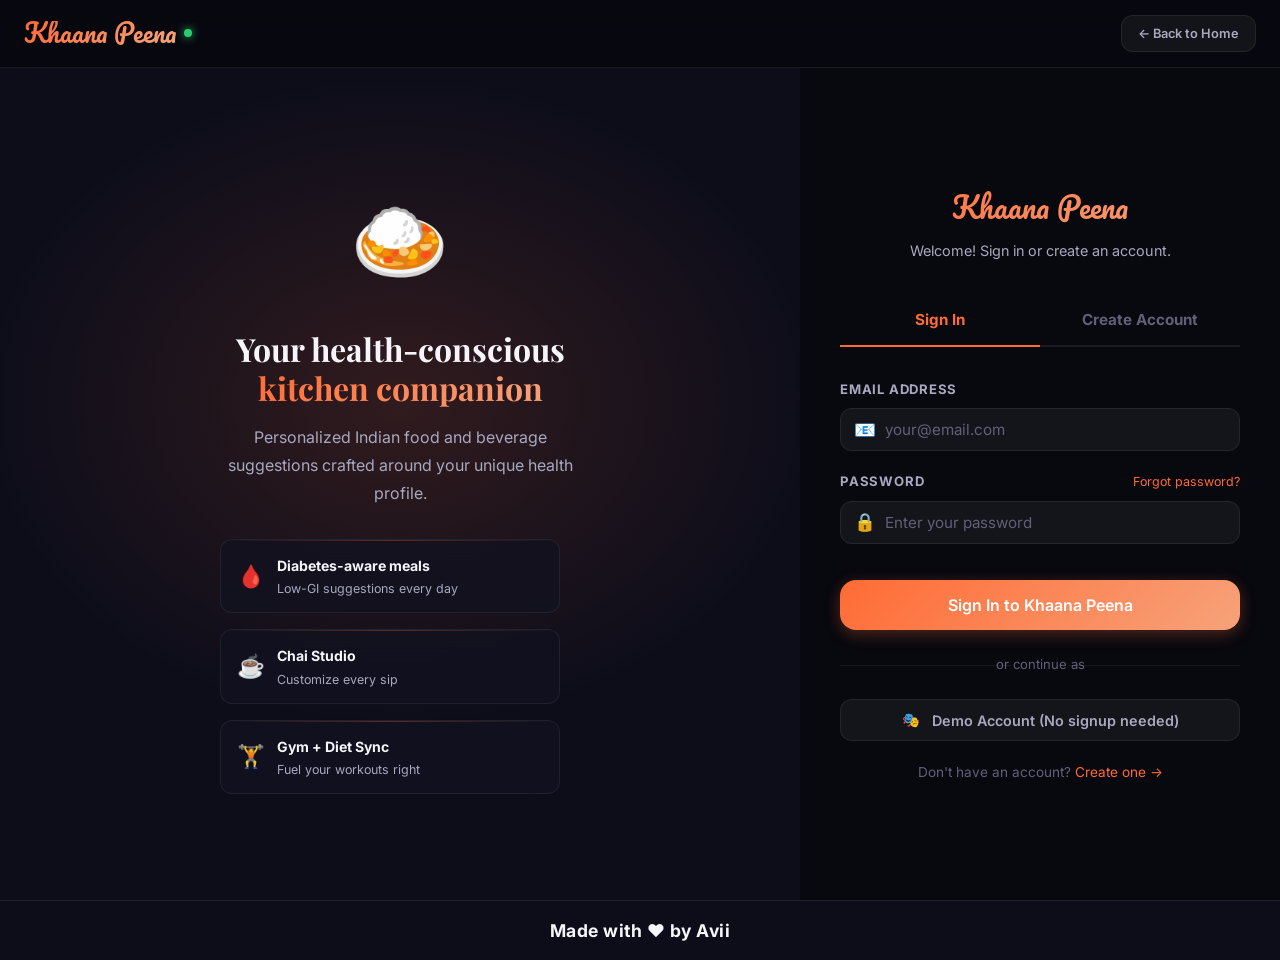
<file: diet-plan.html>
<!DOCTYPE html>
<html lang="en">
<head>
<meta charset="UTF-8"/>
<meta name="viewport" content="width=device-width,initial-scale=1.0"/>
<title>Diet Plan — Khaana Peena</title>
<link rel="stylesheet" href="css/style.css"/>
<link rel="stylesheet" href="css/components.css"/>
<link rel="stylesheet" href="css/animations.css"/>
<style>
.day-card{background:var(--bg-card);border:1px solid var(--border);border-radius:var(--r-xl);padding:var(--sp-5);transition:all var(--t-normal);}
.day-card:hover{border-color:var(--border-warm);}
.day-header{display:flex;align-items:center;justify-content:space-between;margin-bottom:var(--sp-4);padding-bottom:var(--sp-3);border-bottom:1px solid var(--border);}
.meal-entry{display:flex;align-items:center;gap:var(--sp-3);padding:var(--sp-3) 0;border-bottom:1px solid rgba(255,255,255,.04);}
.meal-entry:last-child{border-bottom:none;}
.meal-entry-emoji{font-size:1.5rem;width:36px;text-align:center;}
.meal-time-label{font-size:.7rem;color:var(--text-muted);text-transform:uppercase;letter-spacing:.06em;}
.macro-summary{display:flex;gap:var(--sp-4);margin-top:var(--sp-4);padding-top:var(--sp-3);border-top:1px solid var(--border);font-size:.78rem;}
.macro-pill{background:var(--bg-card-2);border-radius:var(--r-full);padding:3px 10px;display:flex;align-items:center;gap:4px;}
</style>
</head>
<body>
<nav class="navbar" id="navbar">
  <div class="nav-inner">
    <a href="index.html" class="nav-brand"><span class="nav-logo-text">Khaana Peena</span><span class="nav-logo-dot"></span></a>
    <div class="nav-links">
      <a href="dashboard.html" class="nav-link">Dashboard</a>
      <a href="meal-planner.html" class="nav-link">Meal Planner</a>
      <a href="diet-plan.html" class="nav-link active">Diet Plan</a>
    </div>
    <div class="nav-actions" id="nav-user-area"></div>
  </div>
</nav>

<div class="app-layout" style="padding-top:var(--nav-h);">
  <aside class="sidebar">
    <div id="sidebar-profile" style="margin-bottom:var(--sp-6);"></div>
    <div class="sidebar-section">
      <span class="sidebar-label">Main</span>
      <a href="dashboard.html" class="sidebar-link"><span class="icon">🏠</span> Dashboard</a>
      <a href="meal-planner.html" class="sidebar-link"><span class="icon">🍽️</span> Meal Planner</a>
      <a href="chai-studio.html" class="sidebar-link"><span class="icon">☕</span> Chai Studio</a>
      <a href="customize.html" class="sidebar-link"><span class="icon">🎛️</span> Customize Food</a>
    </div>
    <div class="sidebar-section">
      <span class="sidebar-label">Planning</span>
      <a href="diet-plan.html" class="sidebar-link active"><span class="icon">📋</span> Diet Plan</a>
      <a href="gym-plan.html" class="sidebar-link"><span class="icon">🏋️</span> Gym Plan</a>
      <a href="order.html" class="sidebar-link"><span class="icon">📦</span> Order</a>
    </div>
    <div class="sidebar-section">
      <a href="profile.html" class="sidebar-link"><span class="icon">👤</span> My Profile</a>
      <a href="#" class="sidebar-link" onclick="KP.logout()"><span class="icon">🚪</span> Logout</a>
    </div>
  </aside>

  <main class="main-content">
    <div class="page-header anim-slide-down">
      <div class="flex justify-between items-center flex-wrap gap-4">
        <div><h1 style="font-size:1.8rem;">📋 Diet Plan</h1><p style="margin-top:4px;">Your personalized 7-day meal plan, calibrated to your health goals</p></div>
        <div class="flex gap-3">
          <button class="btn btn-primary btn-sm ripple-btn" onclick="generateWeekPlan()">🔄 Generate Week Plan</button>
          <button class="btn btn-secondary btn-sm" onclick="exportPlan()">⬇️ Export Plan</button>
        </div>
      </div>
    </div>

    <!-- MACRO TARGETS SUMMARY -->
    <div class="grid grid-4 anim-slide-up" style="margin-bottom:var(--sp-8);" id="targets-summary"></div>

    <!-- TABS: VIEW / EDIT -->
    <div class="tabs" style="margin-bottom:var(--sp-6);">
      <div class="tab active" onclick="switchPlanTab('week',this)">📅 Week Plan</div>
      <div class="tab" onclick="switchPlanTab('edit',this)">✏️ Customize Plan</div>
      <div class="tab" onclick="switchPlanTab('macros',this)">📊 Macro Tracker</div>
    </div>

    <!-- WEEK PLAN -->
    <div id="tab-week">
      <div class="grid grid-2" id="week-plan-grid"></div>
    </div>

    <!-- EDIT PLAN -->
    <div id="tab-edit" style="display:none;">
      <div class="glass-card anim-fade-in">
        <h4 style="margin-bottom:var(--sp-5);">✏️ Enter Your Own Diet Plan</h4>
        <p style="margin-bottom:var(--sp-5);font-size:.9rem;">Add meals manually. We'll analyze them against your health profile and suggest improvements.</p>
        <div class="grid grid-2" style="gap:var(--sp-5);">
          <div class="form-group"><label class="form-label">Breakfast</label><input type="text" id="edit-breakfast" placeholder="e.g. Poha, 2 eggs, chai"/></div>
          <div class="form-group"><label class="form-label">Mid-Morning Snack</label><input type="text" id="edit-snack1" placeholder="e.g. Fruit, makhana, green tea"/></div>
          <div class="form-group"><label class="form-label">Lunch</label><input type="text" id="edit-lunch" placeholder="e.g. Dal chawal, roti sabzi"/></div>
          <div class="form-group"><label class="form-label">Evening Snack</label><input type="text" id="edit-snack2" placeholder="e.g. Sprouts chaat, chaas"/></div>
          <div class="form-group"><label class="form-label">Dinner</label><input type="text" id="edit-dinner" placeholder="e.g. Khichdi, grilled paneer, salad"/></div>
          <div class="form-group"><label class="form-label">Post-Dinner</label><input type="text" id="edit-post" placeholder="e.g. Haldi doodh, fruit"/></div>
        </div>
        <div class="form-group" style="margin-top:var(--sp-4);">
          <label class="form-label">Any dietary restrictions or notes</label>
          <textarea id="edit-notes" placeholder="Eg: No onion garlic, low sodium, post-surgery diet..." rows="2"></textarea>
        </div>
        <div class="flex gap-3">
          <button class="btn btn-primary ripple-btn" onclick="saveDietPlan()">💾 Save Diet Plan</button>
          <button class="btn btn-health" onclick="analyzeDietPlan()">🧠 Analyze with Health Engine</button>
        </div>
        <div id="analysis-result" style="margin-top:var(--sp-6);display:none;"></div>
      </div>
    </div>

    <!-- MACRO TRACKER -->
    <div id="tab-macros" style="display:none;">
      <div class="glass-card anim-fade-in">
        <h4 style="margin-bottom:var(--sp-6);">📊 Weekly Macro Overview</h4>
        <div id="macro-chart-area" style="display:flex;flex-direction:column;gap:var(--sp-5);"></div>
      </div>
    </div>

  </main>
</div>

<div class="toast-container" id="toast-container"></div>
<script src="js/app.js"></script>
<script src="js/meal-data.js"></script>
<script src="js/health-engine.js"></script>
<script>
const DAYS = ['Monday','Tuesday','Wednesday','Thursday','Friday','Saturday','Sunday'];
let profile = {}, targets = {};

document.addEventListener('DOMContentLoaded', () => {
  if (!KP.requireAuth()) return;
  profile = KP.getProfile() || {};
  targets = HealthEngine.getMacroTargets(profile);

  renderTargetsSummary();
  generateWeekPlan();
  renderMacroChart();

  // Load saved diet plan
  const saved = KP.load('diet_plan', {});
  if (saved.breakfast) document.getElementById('edit-breakfast').value = saved.breakfast || '';
  if (saved.lunch)     document.getElementById('edit-lunch').value    = saved.lunch || '';
  if (saved.dinner)    document.getElementById('edit-dinner').value   = saved.dinner || '';
});

function renderTargetsSummary() {
  const el = document.getElementById('targets-summary');
  el.innerHTML = `
    <div class="stat-card reveal"><div class="stat-icon">🔥</div><div class="stat-value grad-text">${targets.calories}</div><div class="stat-label">Daily Calories</div></div>
    <div class="stat-card reveal delay-1"><div class="stat-icon">💪</div><div class="stat-value" style="color:var(--accent);">${targets.protein}g</div><div class="stat-label">Protein Target</div></div>
    <div class="stat-card reveal delay-2"><div class="stat-icon">🫙</div><div class="stat-value" style="color:var(--warning);">${targets.carbs}g</div><div class="stat-label">Carb Target</div></div>
    <div class="stat-card reveal delay-3"><div class="stat-icon">🥑</div><div class="stat-value" style="color:var(--info);">${targets.fat}g</div><div class="stat-label">Fat Target</div></div>`;
  KP.initReveal();
}

function generateWeekPlan() {
  const grid = document.getElementById('week-plan-grid');
  const plan  = HealthEngine.getDailyPlan(profile);
  const mealTypes = [
    { key:'breakfast', label:'Breakfast', icon:'☀️', time:'8:00 AM' },
    { key:'lunch',     label:'Lunch',     icon:'🌤️', time:'1:00 PM' },
    { key:'snack',     label:'Snack',     icon:'🍵', time:'4:30 PM' },
    { key:'dinner',    label:'Dinner',    icon:'🌙', time:'8:00 PM' }
  ];

  grid.innerHTML = DAYS.map((day, di) => {
    const dayPlan = HealthEngine.getDailyPlan(profile);
    const totalCal = [dayPlan.breakfast, dayPlan.lunch, dayPlan.snack, dayPlan.dinner].reduce((a,f)=>a+(f?.calories||0),0);
    return `
    <div class="day-card reveal" style="animation-delay:${di*0.07}s;">
      <div class="day-header">
        <strong>${day}</strong>
        <span class="badge badge-primary">${totalCal} kcal</span>
      </div>
      ${mealTypes.map(mt => {
        const food = dayPlan[mt.key];
        if (!food) return '';
        return `<div class="meal-entry">
          <div class="meal-entry-emoji">${food.emoji}</div>
          <div style="flex:1;min-width:0;">
            <div class="meal-time-label">${mt.icon} ${mt.label} · ${mt.time}</div>
            <div style="font-size:.88rem;font-weight:600;white-space:nowrap;overflow:hidden;text-overflow:ellipsis;">${food.name}</div>
          </div>
          <span style="font-size:.75rem;color:var(--text-muted);">${food.calories}kcal</span>
        </div>`;
      }).join('')}
      <div class="macro-summary">
        <div class="macro-pill"><span>💪</span><span>${Math.round([dayPlan.breakfast,dayPlan.lunch,dayPlan.dinner].reduce((a,f)=>a+(f?.protein||0),0))}g protein</span></div>
        <div class="macro-pill"><span>🫙</span><span>${Math.round([dayPlan.breakfast,dayPlan.lunch,dayPlan.dinner].reduce((a,f)=>a+(f?.carbs||0),0))}g carbs</span></div>
      </div>
    </div>`;
  }).join('');
  KP.initReveal();
  KP.toast('✅ 7-day meal plan generated!','success');
}

function renderMacroChart() {
  const el = document.getElementById('macro-chart-area');
  const macros = [
    { name:'Calories', target:targets.calories, unit:'kcal', color:'var(--primary)', icon:'🔥' },
    { name:'Protein',  target:targets.protein,  unit:'g',    color:'var(--accent)',  icon:'💪' },
    { name:'Carbs',    target:targets.carbs,     unit:'g',    color:'var(--warning)', icon:'🫙' },
    { name:'Fat',      target:targets.fat,       unit:'g',    color:'var(--info)',    icon:'🥑' },
    { name:'Fiber',    target:targets.fiber,     unit:'g',    color:'var(--purple)',  icon:'🌾' }
  ];
  el.innerHTML = macros.map(m => `
    <div>
      <div class="flex justify-between items-center" style="margin-bottom:var(--sp-2);">
        <span style="font-size:.9rem;font-weight:600;">${m.icon} ${m.name} — Daily Target</span>
        <span style="font-size:.9rem;color:${m.color};font-weight:700;">${m.target} ${m.unit}</span>
      </div>
      <div style="display:flex;gap:4px;">
        ${DAYS.map((_,i) => {
          const pct = 40 + Math.random()*55;
          return `<div style="flex:1;background:rgba(255,255,255,.06);border-radius:4px;height:40px;position:relative;overflow:hidden;cursor:pointer;" title="${DAYS[i]}: ${Math.round(m.target*(pct/100))} ${m.unit}">
            <div style="position:absolute;bottom:0;left:0;right:0;background:${m.color};opacity:.7;border-radius:4px;height:${pct}%;transition:height var(--t-slow);"></div>
          </div>`;
        }).join('')}
      </div>
      <div class="flex justify-between" style="margin-top:4px;font-size:.7rem;color:var(--text-muted);">
        ${DAYS.map(d=>d.slice(0,3)).map(d=>`<span style="flex:1;text-align:center;">${d}</span>`).join('')}
      </div>
    </div>`).join('');
}

function switchPlanTab(tab, el) {
  document.querySelectorAll('.tab').forEach(t=>t.classList.remove('active'));
  el.classList.add('active');
  ['week','edit','macros'].forEach(t => document.getElementById('tab-'+t).style.display = t===tab?'block':'none');
}

function saveDietPlan() {
  const plan = {
    breakfast: document.getElementById('edit-breakfast').value,
    snack1:    document.getElementById('edit-snack1').value,
    lunch:     document.getElementById('edit-lunch').value,
    snack2:    document.getElementById('edit-snack2').value,
    dinner:    document.getElementById('edit-dinner').value,
    post:      document.getElementById('edit-post').value,
    notes:     document.getElementById('edit-notes').value,
    savedAt:   new Date().toISOString()
  };
  KP.save('diet_plan', plan);
  KP.toast('✅ Diet plan saved!','success');
}

function analyzeDietPlan() {
  const el = document.getElementById('analysis-result');
  el.style.display = 'block';
  el.innerHTML = '<div class="anim-shimmer" style="height:80px;border-radius:var(--r-lg);"></div>';
  setTimeout(() => {
    const conditions = profile.conditions||[];
    const tips = [
      conditions.includes('diabetes') ? '<div class="health-alert warn"><span class="alert-icon">🩸</span>Ensure carbs are spread evenly. No single large carb meal.</div>' : '',
      conditions.includes('hypertension') ? '<div class="health-alert warn"><span class="alert-icon">❤️</span>Watch sodium. Avoid pickles, papad, and extra salt.</div>' : '',
      conditions.includes('gym') ? '<div class="health-alert safe"><span class="alert-icon">💪</span>Add a high-protein snack post-workout (eg: eggs, paneer, dal).</div>' : '',
      '<div class="health-alert safe"><span class="alert-icon">💚</span>Your diet plan looks balanced. Consider adding more fiber-rich foods.</div>'
    ].filter(Boolean);
    el.innerHTML = `<h5 style="margin-bottom:var(--sp-4);">🧠 Health Engine Analysis</h5>${tips.join('')}`;
  }, 1400);
}

function exportPlan() {
  KP.toast('📥 Export feature coming soon!','info');
}
</script>
<div style="text-align: center; padding: 15px; font-weight: bold; background: var(--bg-secondary); color: var(--text-primary); border-top: 1px solid var(--border); width: 100%; position: relative; z-index: 1000; font-size: 1.1rem; letter-spacing: 0.5px;">
  Made with ❤️ by Avii
</div>
</body>
</html>
</file>
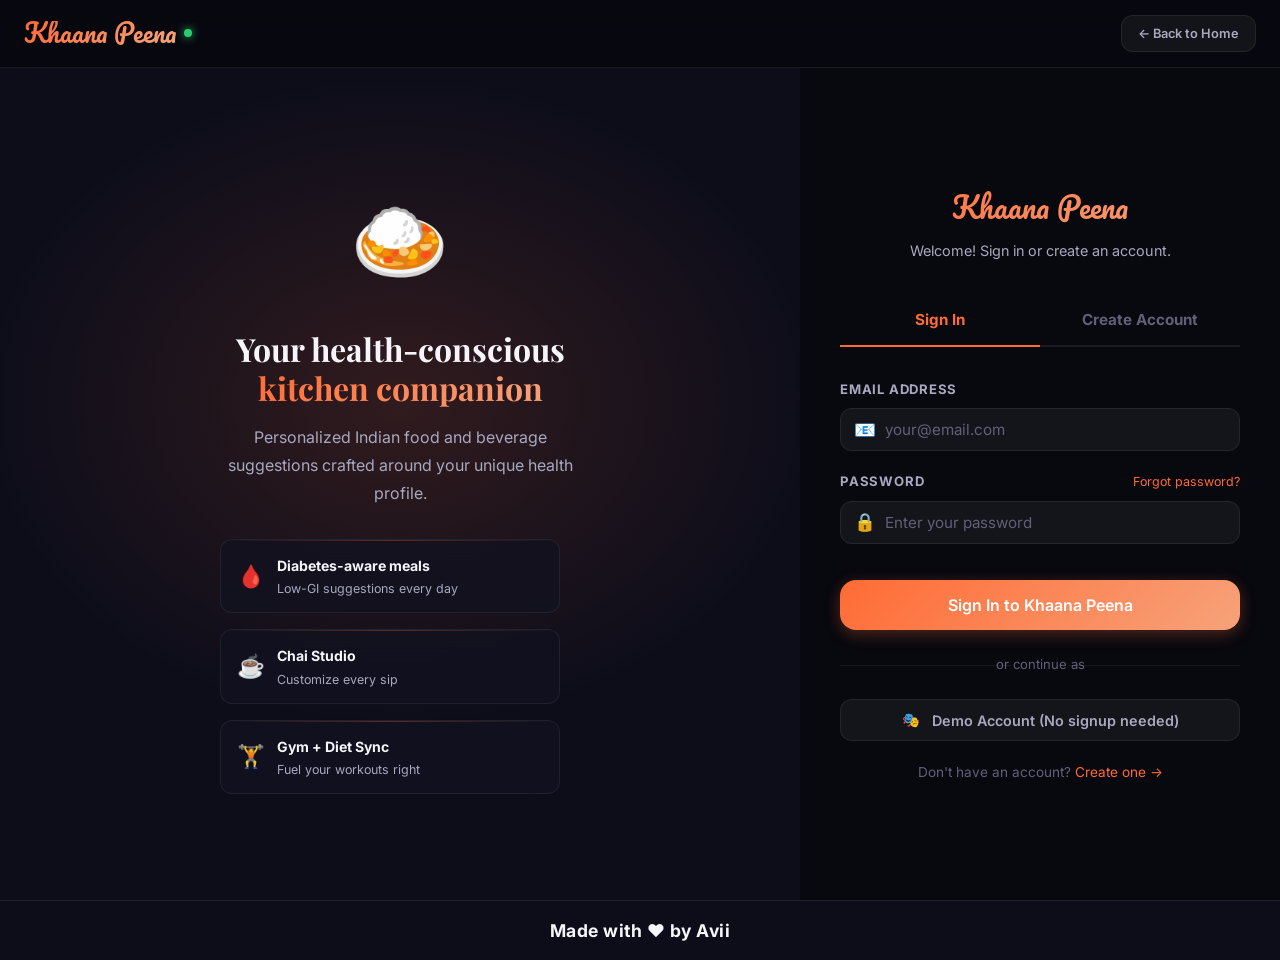
<file: gym-plan.html>
<!DOCTYPE html>
<html lang="en">
<head>
<meta charset="UTF-8"/>
<meta name="viewport" content="width=device-width,initial-scale=1.0"/>
<title>Gym Plan — Khaana Peena</title>
<link rel="stylesheet" href="css/style.css"/>
<link rel="stylesheet" href="css/components.css"/>
<link rel="stylesheet" href="css/animations.css"/>
<style>
.workout-card{background:var(--bg-card);border:1px solid var(--border);border-radius:var(--r-xl);padding:var(--sp-5);transition:all var(--t-normal);cursor:pointer;}
.workout-card:hover{border-color:var(--border-warm);}
.workout-card.active{border-color:var(--primary);background:rgba(255,107,53,.06);}
.workout-card.rest-day{border-color:var(--border-health);background:rgba(46,204,113,.04);}
.day-label{font-size:.72rem;text-transform:uppercase;letter-spacing:.1em;color:var(--text-muted);margin-bottom:var(--sp-2);}
.workout-type{font-size:1.1rem;font-weight:700;margin-bottom:var(--sp-2);}
.pre-post-card{background:var(--bg-card);border:1px solid var(--border);border-radius:var(--r-xl);padding:var(--sp-5);}
.pre-post-card h5{margin-bottom:var(--sp-4);}
.meal-suggest{display:flex;align-items:start;gap:var(--sp-3);padding:var(--sp-3) 0;border-bottom:1px solid var(--border);}
.meal-suggest:last-child{border-bottom:none;}
</style>
</head>
<body>
<nav class="navbar" id="navbar">
  <div class="nav-inner">
    <a href="index.html" class="nav-brand"><span class="nav-logo-text">Khaana Peena</span><span class="nav-logo-dot"></span></a>
    <div class="nav-links">
      <a href="dashboard.html" class="nav-link">Dashboard</a>
      <a href="meal-planner.html" class="nav-link">Meal Planner</a>
      <a href="gym-plan.html" class="nav-link active">Gym Plan</a>
    </div>
    <div class="nav-actions" id="nav-user-area"></div>
  </div>
</nav>

<div class="app-layout" style="padding-top:var(--nav-h);">
  <aside class="sidebar">
    <div id="sidebar-profile" style="margin-bottom:var(--sp-6);"></div>
    <div class="sidebar-section">
      <span class="sidebar-label">Main</span>
      <a href="dashboard.html" class="sidebar-link"><span class="icon">🏠</span> Dashboard</a>
      <a href="meal-planner.html" class="sidebar-link"><span class="icon">🍽️</span> Meal Planner</a>
      <a href="chai-studio.html" class="sidebar-link"><span class="icon">☕</span> Chai Studio</a>
    </div>
    <div class="sidebar-section">
      <span class="sidebar-label">Planning</span>
      <a href="diet-plan.html" class="sidebar-link"><span class="icon">📋</span> Diet Plan</a>
      <a href="gym-plan.html" class="sidebar-link active"><span class="icon">🏋️</span> Gym Plan</a>
      <a href="order.html" class="sidebar-link"><span class="icon">📦</span> Order</a>
    </div>
    <div class="sidebar-section">
      <a href="profile.html" class="sidebar-link"><span class="icon">👤</span> My Profile</a>
      <a href="#" class="sidebar-link" onclick="KP.logout()"><span class="icon">🚪</span> Logout</a>
    </div>
  </aside>

  <main class="main-content">
    <div class="page-header anim-slide-down">
      <h1 style="font-size:1.8rem;">🏋️ Gym Plan + Meal Sync</h1>
      <p style="margin-top:4px;">Fuel your workouts with the right food at the right time</p>
    </div>

    <!-- CALORIE ADJUSTMENT ALERT -->
    <div id="gym-alert" class="health-alert safe anim-fade-in" style="margin-bottom:var(--sp-6);">
      <span class="alert-icon">💪</span>
      <div><strong>Gym Mode Active:</strong> Your calorie targets are adjusted for your workout schedule. Pre and post-workout meals are optimized for performance and recovery.</div>
    </div>

    <!-- CALORIE STATS FOR GYM -->
    <div class="grid grid-4 anim-slide-up" style="margin-bottom:var(--sp-8);">
      <div class="stat-card"><div class="stat-icon">🔥</div><div class="stat-value grad-text" id="gym-cal">--</div><div class="stat-label">Daily Calories (Gym)</div></div>
      <div class="stat-card"><div class="stat-icon">💪</div><div class="stat-value" style="color:var(--accent);" id="gym-protein">--g</div><div class="stat-label">Protein Target</div></div>
      <div class="stat-card"><div class="stat-icon">⚡</div><div class="stat-value" style="color:var(--warning);" id="gym-carbs">--g</div><div class="stat-label">Carbs (Fuel)</div></div>
      <div class="stat-card"><div class="stat-icon">🏆</div><div class="stat-value" style="color:var(--info);" id="gym-days-count">0</div><div class="stat-label">Training Days/Week</div></div>
    </div>

    <!-- WORKOUT SCHEDULE -->
    <div style="margin-bottom:var(--sp-8);">
      <div class="flex justify-between items-center" style="margin-bottom:var(--sp-5);">
        <h4>📅 Set Your Weekly Workout Schedule</h4>
        <button class="btn btn-primary btn-sm ripple-btn" onclick="saveGymSchedule()">💾 Save Schedule</button>
      </div>
      <div class="grid grid-auto" id="schedule-grid" style="grid-template-columns:repeat(7,1fr);gap:var(--sp-3);"></div>
    </div>

    <!-- PRE / POST WORKOUT MEALS -->
    <div class="grid grid-2" style="margin-bottom:var(--sp-8);">
      <div class="pre-post-card reveal">
        <h5>⚡ Pre-Workout Meals <span class="badge badge-yellow">30-60 min before</span></h5>
        <div id="pre-workout-meals"></div>
        <div class="health-alert safe" style="margin-top:var(--sp-4);"><span class="alert-icon">💡</span>Light carbs + protein. Avoid heavy fats before training.</div>
      </div>
      <div class="pre-post-card reveal delay-1">
        <h5>🔄 Post-Workout Meals <span class="badge badge-green">30-90 min after</span></h5>
        <div id="post-workout-meals"></div>
        <div class="health-alert safe" style="margin-top:var(--sp-4);"><span class="alert-icon">💡</span>High protein for muscle repair + carbs to replenish glycogen.</div>
      </div>
    </div>

    <!-- WORKOUT-SPECIFIC NUTRITION -->
    <div class="glass-card anim-fade-in">
      <h4 style="margin-bottom:var(--sp-5);">🎯 Nutrition by Workout Type</h4>
      <div class="grid grid-3" id="workout-nutrition-grid"></div>
    </div>

  </main>
</div>

<div class="toast-container" id="toast-container"></div>
<script src="js/app.js"></script>
<script src="js/meal-data.js"></script>
<script src="js/health-engine.js"></script>
<script>
const DAYS_FULL = ['Monday','Tuesday','Wednesday','Thursday','Friday','Saturday','Sunday'];
const WORKOUT_TYPES = [
  { id:'rest',     label:'Rest',       icon:'😴', color:'var(--accent)' },
  { id:'chest',    label:'Chest',      icon:'🏋️', color:'var(--primary)' },
  { id:'back',     label:'Back',       icon:'🏋️', color:'var(--primary)' },
  { id:'legs',     label:'Legs',       icon:'🦵', color:'var(--warning)' },
  { id:'shoulders',label:'Shoulders',  icon:'💪', color:'var(--info)' },
  { id:'arms',     label:'Arms',       icon:'💪', color:'var(--purple)' },
  { id:'cardio',   label:'Cardio',     icon:'🏃', color:'var(--danger)' },
  { id:'full',     label:'Full Body',  icon:'🔥', color:'var(--primary)' }
];

let schedule = { Mon:'rest', Tue:'chest', Wed:'back', Thu:'legs', Fri:'shoulders', Sat:'cardio', Sun:'rest' };
let profile = {};

document.addEventListener('DOMContentLoaded', () => {
  if (!KP.requireAuth()) return;
  profile = KP.getProfile() || {};
  schedule = KP.load('gym_schedule', schedule);

  const targets = HealthEngine.getMacroTargets(profile);
  document.getElementById('gym-cal').textContent     = targets.calories;
  document.getElementById('gym-protein').textContent = targets.protein + 'g';
  document.getElementById('gym-carbs').textContent   = targets.carbs + 'g';

  renderSchedule();
  renderPrePostMeals();
  renderWorkoutNutrition();
  KP.initReveal();
});

function renderSchedule() {
  const grid = document.getElementById('schedule-grid');
  const days  = ['Mon','Tue','Wed','Thu','Fri','Sat','Sun'];
  const daysFull = ['Monday','Tuesday','Wednesday','Thursday','Friday','Saturday','Sunday'];
  const gymDayCount = Object.values(schedule).filter(v=>v!=='rest').length;
  document.getElementById('gym-days-count').textContent = gymDayCount;

  grid.innerHTML = days.map((d,i) => {
    const wt = schedule[d] || 'rest';
    const type = WORKOUT_TYPES.find(w=>w.id===wt)||WORKOUT_TYPES[0];
    const isRest = wt==='rest';
    return `
    <div class="workout-card ${isRest?'rest-day':''}" onclick="cycleWorkout('${d}',this)" id="wc-${d}">
      <div class="day-label">${d}</div>
      <div style="font-size:1.8rem;margin-bottom:var(--sp-1);">${type.icon}</div>
      <div class="workout-type" style="color:${type.color};font-size:.9rem;">${type.label}</div>
      <div style="font-size:.7rem;color:var(--text-muted);">${daysFull[i]}</div>
    </div>`;
  }).join('');
}

function cycleWorkout(day, el) {
  const current = schedule[day] || 'rest';
  const idx  = WORKOUT_TYPES.findIndex(w=>w.id===current);
  const next = WORKOUT_TYPES[(idx+1) % WORKOUT_TYPES.length];
  schedule[day] = next.id;
  const isRest = next.id === 'rest';
  el.className = `workout-card ${isRest?'rest-day':''}`;
  el.innerHTML = `
    <div class="day-label">${day}</div>
    <div style="font-size:1.8rem;margin-bottom:var(--sp-1);">${next.icon}</div>
    <div class="workout-type" style="color:${next.color};font-size:.9rem;">${next.label}</div>`;
  const gymDayCount = Object.values(schedule).filter(v=>v!=='rest').length;
  document.getElementById('gym-days-count').textContent = gymDayCount;
}

function saveGymSchedule() {
  KP.save('gym_schedule', schedule);
  KP.toast('✅ Gym schedule saved! Meals adjusted accordingly.','success');
}

function renderPrePostMeals() {
  const pre = [
    { emoji:'🍌', name:'Banana + Peanut Butter', detail:'Quick carbs + protein · 180 kcal', why:'Fast energy for intense workout' },
    { emoji:'🥣', name:'Oats with Milk', detail:'Complex carbs · 220 kcal', why:'Sustained energy release' },
    { emoji:'🍳', name:'Egg White Omelette', detail:'Lean protein · 120 kcal', why:'Light, easy digest protein' }
  ];
  const post = [
    { emoji:'🐔', name:'Chicken Tikka + Rice', detail:'40g protein · 380 kcal', why:'Fast protein + glycogen replenishment' },
    { emoji:'🧀', name:'Paneer Bhurji + Roti', detail:'28g protein · 320 kcal', why:'Complete protein + carbs combo' },
    { emoji:'🥛', name:'Protein Chaas + Sprouts', detail:'22g protein · 200 kcal', why:'Probiotics + protein for gut + muscle' }
  ];

  document.getElementById('pre-workout-meals').innerHTML = pre.map(m=>`
    <div class="meal-suggest">
      <span style="font-size:1.8rem;">${m.emoji}</span>
      <div>
        <div style="font-weight:600;font-size:.9rem;">${m.name}</div>
        <div style="font-size:.75rem;color:var(--text-muted);">${m.detail}</div>
        <div style="font-size:.75rem;color:var(--accent);margin-top:2px;">✅ ${m.why}</div>
      </div>
    </div>`).join('');

  document.getElementById('post-workout-meals').innerHTML = post.map(m=>`
    <div class="meal-suggest">
      <span style="font-size:1.8rem;">${m.emoji}</span>
      <div>
        <div style="font-weight:600;font-size:.9rem;">${m.name}</div>
        <div style="font-size:.75rem;color:var(--text-muted);">${m.detail}</div>
        <div style="font-size:.75rem;color:var(--accent);margin-top:2px;">✅ ${m.why}</div>
      </div>
    </div>`).join('');
}

function renderWorkoutNutrition() {
  const types = [
    { icon:'🏋️', name:'Strength Training', protein:'High (2g/kg)', carbs:'Moderate', focus:'Muscle growth & repair', foods:'Eggs, Chicken, Dal, Paneer' },
    { icon:'🏃', name:'Cardio', protein:'Moderate (1.5g/kg)', carbs:'High', focus:'Energy & endurance', foods:'Banana, Oats, Idli, Rice' },
    { icon:'🧘', name:'Yoga / Flexibility', protein:'Moderate (1.2g/kg)', carbs:'Low-Moderate', focus:'Recovery & flexibility', foods:'Khichdi, Fruits, Chaas, Light dal' }
  ];
  document.getElementById('workout-nutrition-grid').innerHTML = types.map(t=>`
    <div class="glass-card hover-lift reveal">
      <div style="font-size:2rem;margin-bottom:var(--sp-3);">${t.icon}</div>
      <h5 style="margin-bottom:var(--sp-3);">${t.name}</h5>
      <div style="font-size:.82rem;display:flex;flex-direction:column;gap:var(--sp-2);">
        <div><span style="color:var(--accent);">Protein:</span> ${t.protein}</div>
        <div><span style="color:var(--warning);">Carbs:</span> ${t.carbs}</div>
        <div><span style="color:var(--text-muted);">Focus:</span> ${t.focus}</div>
        <div style="margin-top:var(--sp-2);padding-top:var(--sp-2);border-top:1px solid var(--border);">
          <span style="color:var(--primary);font-weight:600;">Best foods:</span><br/>${t.foods}
        </div>
      </div>
    </div>`).join('');
  KP.initReveal();
}
</script>
<div style="text-align: center; padding: 15px; font-weight: bold; background: var(--bg-secondary); color: var(--text-primary); border-top: 1px solid var(--border); width: 100%; position: relative; z-index: 1000; font-size: 1.1rem; letter-spacing: 0.5px;">
  Made with ❤️ by Avii
</div>
</body>
</html>
</file>
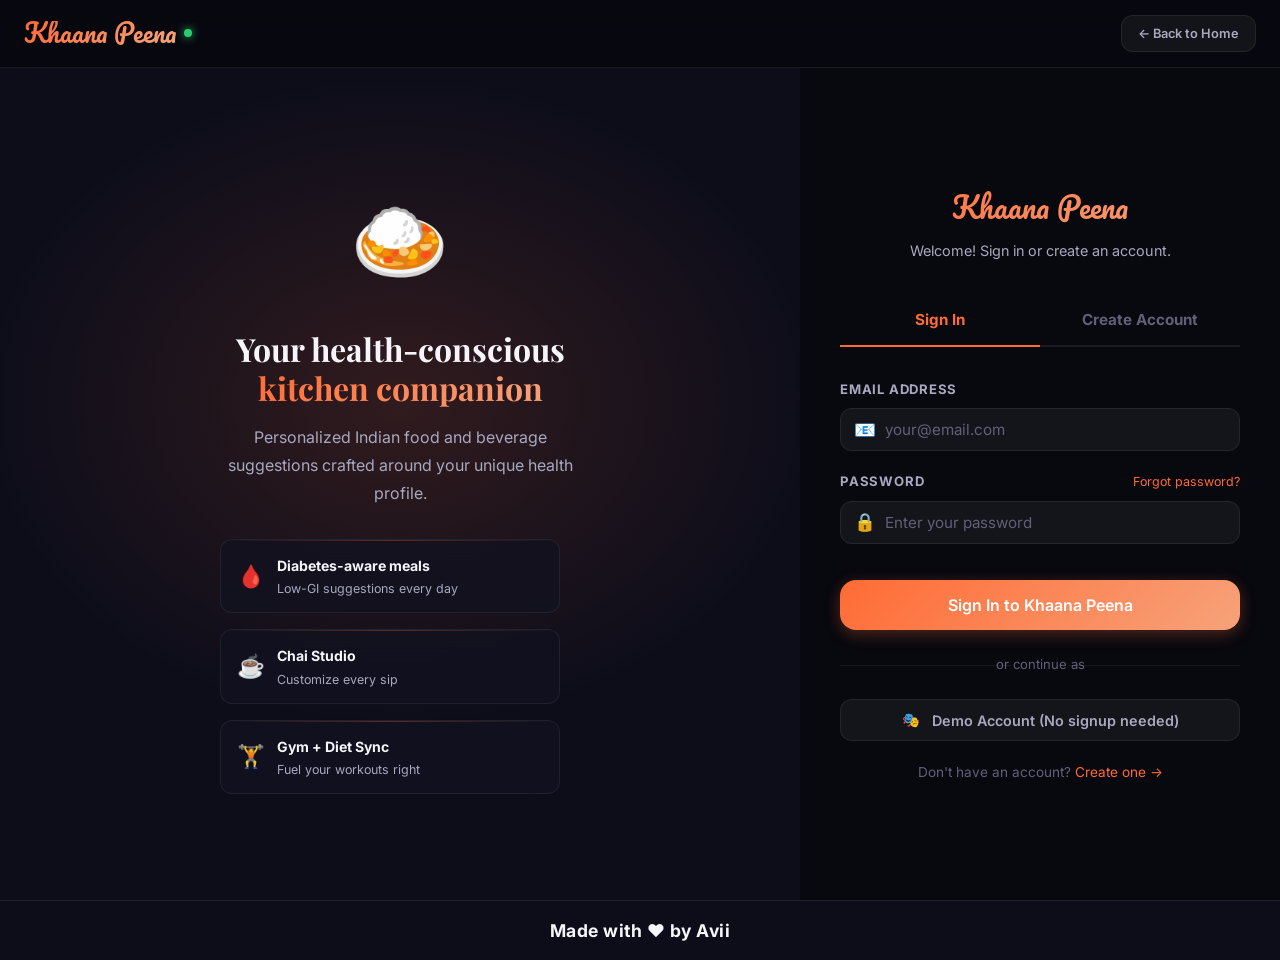
<file: login.html>
<!DOCTYPE html>
<html lang="en">
<head>
<meta charset="UTF-8"/>
<meta name="viewport" content="width=device-width,initial-scale=1.0"/>
<title>Login — Khaana Peena</title>
<meta name="description" content="Login or create your Khaana Peena account to get personalized, health-conscious meal and beverage suggestions."/>
<link rel="stylesheet" href="css/style.css"/>
<link rel="stylesheet" href="css/components.css"/>
<link rel="stylesheet" href="css/animations.css"/>
<style>
.auth-wrap{min-height:100vh;display:flex;align-items:stretch;}
.auth-left{flex:1;background:var(--bg-secondary);display:flex;flex-direction:column;align-items:center;justify-content:center;padding:var(--sp-12);position:relative;overflow:hidden;}
.auth-left::before{content:'';position:absolute;inset:0;background:var(--grad-hero);}
.auth-right{width:480px;flex-shrink:0;background:var(--bg-primary);display:flex;flex-direction:column;align-items:center;justify-content:center;padding:var(--sp-10);}
.auth-card{width:100%;max-width:400px;}
.auth-visual{position:relative;z-index:1;text-align:center;}
.auth-tabs{display:flex;border-bottom:2px solid var(--border);margin-bottom:var(--sp-8);}
.auth-tab{flex:1;padding:var(--sp-3) 0;font-size:.95rem;font-weight:700;color:var(--text-muted);cursor:pointer;text-align:center;border-bottom:2px solid transparent;margin-bottom:-2px;transition:all var(--t-fast);}
.auth-tab.active{color:var(--primary);border-bottom-color:var(--primary);}
.input-group{position:relative;}
.input-group input{padding-left:44px;}
.input-icon{position:absolute;left:14px;top:50%;transform:translateY(-50%);font-size:1.1rem;color:var(--text-muted);pointer-events:none;}
.strength-bar{height:4px;background:var(--border);border-radius:var(--r-full);margin-top:var(--sp-2);overflow:hidden;}
.strength-fill{height:100%;border-radius:var(--r-full);transition:all var(--t-normal);}
@media(max-width:768px){.auth-left{display:none;}.auth-right{width:100%;}}
</style>
</head>
<body>
<nav class="navbar">
  <div class="nav-inner">
    <a href="index.html" class="nav-brand">
      <span class="nav-logo-text">Khaana Peena</span>
      <span class="nav-logo-dot"></span>
    </a>
    <div class="nav-actions">
      <a href="index.html" class="btn btn-ghost btn-sm">← Back to Home</a>
    </div>
  </div>
</nav>

<div class="auth-wrap" style="padding-top:var(--nav-h);">

  <!-- LEFT VISUAL PANEL -->
  <div class="auth-left">
    <div class="auth-visual">
      <div style="font-size:5rem;animation:float 4s ease-in-out infinite;display:block;margin-bottom:var(--sp-6);">🍛</div>
      <h2 style="font-size:2rem;margin-bottom:var(--sp-4);">Your health-conscious<br/><span class="grad-text">kitchen companion</span></h2>
      <p style="max-width:360px;text-align:center;color:var(--text-secondary);">Personalized Indian food and beverage suggestions crafted around your unique health profile.</p>

      <div style="margin-top:var(--sp-8);display:flex;flex-direction:column;gap:var(--sp-4);text-align:left;max-width:340px;">
        <div class="flex items-center gap-3 glass-card" style="padding:var(--sp-3) var(--sp-4);border-radius:var(--r-md);">
          <span style="font-size:1.4rem;">🩸</span>
          <div><strong style="font-size:.88rem;">Diabetes-aware meals</strong><p style="font-size:.78rem;margin:0;">Low-GI suggestions every day</p></div>
        </div>
        <div class="flex items-center gap-3 glass-card" style="padding:var(--sp-3) var(--sp-4);border-radius:var(--r-md);">
          <span style="font-size:1.4rem;">☕</span>
          <div><strong style="font-size:.88rem;">Chai Studio</strong><p style="font-size:.78rem;margin:0;">Customize every sip</p></div>
        </div>
        <div class="flex items-center gap-3 glass-card" style="padding:var(--sp-3) var(--sp-4);border-radius:var(--r-md);">
          <span style="font-size:1.4rem;">🏋️</span>
          <div><strong style="font-size:.88rem;">Gym + Diet Sync</strong><p style="font-size:.78rem;margin:0;">Fuel your workouts right</p></div>
        </div>
      </div>
    </div>
  </div>

  <!-- RIGHT FORM PANEL -->
  <div class="auth-right">
    <div class="auth-card">
      <div style="text-align:center;margin-bottom:var(--sp-8);">
        <div style="font-family:var(--font-brand);font-size:1.8rem;background:var(--grad-primary);-webkit-background-clip:text;-webkit-text-fill-color:transparent;background-clip:text;">Khaana Peena</div>
        <p style="margin-top:var(--sp-2);font-size:.9rem;">Welcome! Sign in or create an account.</p>
      </div>

      <!-- TABS -->
      <div class="auth-tabs">
        <div class="auth-tab active" id="tab-login" onclick="switchTab('login')">Sign In</div>
        <div class="auth-tab" id="tab-signup" onclick="switchTab('signup')">Create Account</div>
      </div>

      <!-- LOGIN FORM -->
      <div id="panel-login">
        <form id="login-form" novalidate>
          <div class="form-group">
            <label class="form-label">Email Address</label>
            <div class="input-group">
              <span class="input-icon">📧</span>
              <input type="email" id="login-email" placeholder="your@email.com" required/>
            </div>
          </div>
          <div class="form-group">
            <div class="flex justify-between items-center">
              <label class="form-label">Password</label>
              <a href="#" style="font-size:.78rem;color:var(--primary);">Forgot password?</a>
            </div>
            <div class="input-group">
              <span class="input-icon">🔒</span>
              <input type="password" id="login-password" placeholder="Enter your password" required/>
            </div>
          </div>
          <button type="submit" class="btn btn-primary btn-full btn-lg ripple-btn" style="margin-top:var(--sp-4);">Sign In to Khaana Peena</button>
        </form>

        <div class="divider-text" style="margin:var(--sp-6) 0;">or continue as</div>
        <button class="btn btn-ghost btn-full" onclick="demoLogin()" style="gap:var(--sp-3);">
          <span>🎭</span> Demo Account (No signup needed)
        </button>

        <p style="text-align:center;margin-top:var(--sp-5);font-size:.85rem;color:var(--text-muted);">
          Don't have an account? <a href="#" onclick="switchTab('signup')">Create one →</a>
        </p>
      </div>

      <!-- SIGNUP FORM -->
      <div id="panel-signup" style="display:none;">
        <form id="signup-form" novalidate>
          <div class="form-group">
            <label class="form-label">Full Name</label>
            <div class="input-group">
              <span class="input-icon">👤</span>
              <input type="text" id="signup-name" placeholder="Ravi Kumar" required/>
            </div>
          </div>
          <div class="form-group">
            <label class="form-label">Email Address</label>
            <div class="input-group">
              <span class="input-icon">📧</span>
              <input type="email" id="signup-email" placeholder="your@email.com" required/>
            </div>
          </div>
          <div class="form-group">
            <label class="form-label">Password</label>
            <div class="input-group">
              <span class="input-icon">🔒</span>
              <input type="password" id="signup-password" placeholder="Min 6 characters" oninput="checkStrength(this.value)" required/>
            </div>
            <div class="strength-bar"><div class="strength-fill" id="strength-fill" style="width:0;"></div></div>
            <div id="strength-text" style="font-size:.75rem;color:var(--text-muted);margin-top:4px;"></div>
          </div>
          <div class="form-group">
            <label class="form-label">Confirm Password</label>
            <div class="input-group">
              <span class="input-icon">🔐</span>
              <input type="password" id="signup-confirm" placeholder="Repeat password" required/>
            </div>
          </div>
          <p style="font-size:.78rem;color:var(--text-muted);margin-bottom:var(--sp-4);">By signing up you agree to our Terms of Service and Privacy Policy.</p>
          <button type="submit" class="btn btn-primary btn-full btn-lg ripple-btn">Create Account & Setup Health Profile</button>
        </form>
        <p style="text-align:center;margin-top:var(--sp-5);font-size:.85rem;color:var(--text-muted);">
          Already have an account? <a href="#" onclick="switchTab('login')">Sign in →</a>
        </p>
      </div>

    </div>
  </div>
</div>

<div class="toast-container" id="toast-container"></div>
<script src="js/app.js"></script>
<script src="js/auth.js"></script>
<script>
function switchTab(tab) {
  document.getElementById('tab-login').classList.toggle('active', tab==='login');
  document.getElementById('tab-signup').classList.toggle('active', tab==='signup');
  document.getElementById('panel-login').style.display  = tab==='login'  ? 'block' : 'none';
  document.getElementById('panel-signup').style.display = tab==='signup' ? 'block' : 'none';
}

function demoLogin() {
  const demoUser = { name:'Demo User', email:'demo@khaanapeena.com', id:'demo_001' };
  KP.save('user', demoUser);
  const demoProfile = {
    age:28, gender:'male', weight:72, height:175,
    conditions:['general'], activityLevel:'moderate',
    dietType:'vegetarian', spiceTolerance:'medium',
    gymDays:[], mealTimings:{ breakfast:'8:00 AM', lunch:'1:00 PM', dinner:'8:00 PM' }
  };
  KP.save('profile', demoProfile);
  KP.toast('Welcome, Demo User! 🎉','success');
  setTimeout(() => window.location.href = 'dashboard.html', 800);
}

function checkStrength(val) {
  const fill = document.getElementById('strength-fill');
  const text = document.getElementById('strength-text');
  let score = 0;
  if (val.length >= 6) score++;
  if (val.length >= 10) score++;
  if (/[A-Z]/.test(val)) score++;
  if (/[0-9]/.test(val)) score++;
  if (/[^a-zA-Z0-9]/.test(val)) score++;
  const levels = [
    { w:'0%',    color:'transparent', label:'' },
    { w:'25%',   color:'var(--danger)',  label:'Weak' },
    { w:'50%',   color:'var(--warning)', label:'Fair' },
    { w:'75%',   color:'var(--info)',    label:'Good' },
    { w:'100%',  color:'var(--accent)',  label:'Strong' },
  ];
  const lv = levels[Math.min(score, 4)];
  fill.style.width = lv.w; fill.style.background = lv.color;
  text.textContent = lv.label; text.style.color = lv.color;
}
</script>
<div style="text-align: center; padding: 15px; font-weight: bold; background: var(--bg-secondary); color: var(--text-primary); border-top: 1px solid var(--border); width: 100%; position: relative; z-index: 1000; font-size: 1.1rem; letter-spacing: 0.5px;">
  Made with ❤️ by Avii
</div>
</body>
</html>
</file>
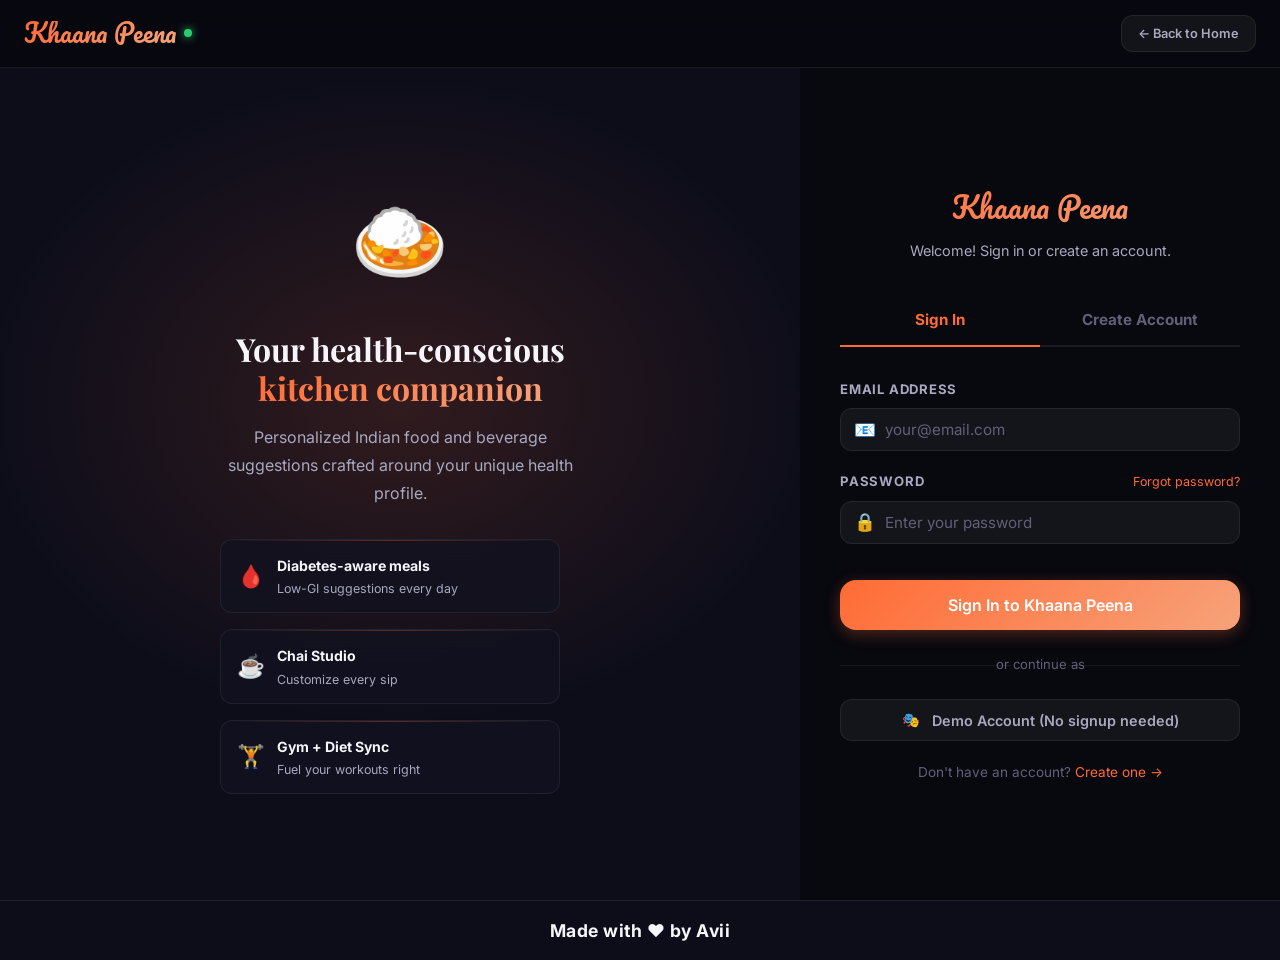
<file: meal-planner.html>
<!DOCTYPE html>
<html lang="en">
<head>
<meta charset="UTF-8"/>
<meta name="viewport" content="width=device-width,initial-scale=1.0"/>
<title>Meal Planner — Khaana Peena</title>
<link rel="stylesheet" href="css/style.css"/>
<link rel="stylesheet" href="css/components.css"/>
<link rel="stylesheet" href="css/animations.css"/>
<style>
.filter-bar{display:flex;align-items:center;gap:var(--sp-3);flex-wrap:wrap;margin-bottom:var(--sp-6);padding:var(--sp-4);background:var(--bg-card);border:1px solid var(--border);border-radius:var(--r-lg);}
.filter-chip{padding:7px 16px;border:1.5px solid var(--border);border-radius:var(--r-full);font-size:.8rem;font-weight:600;color:var(--text-muted);cursor:pointer;transition:all var(--t-fast);background:transparent;}
.filter-chip:hover{border-color:var(--border-warm);color:var(--primary);}
.filter-chip.active{background:rgba(255,107,53,.12);border-color:var(--primary);color:var(--primary);}
.search-input{flex:1;min-width:200px;background:rgba(255,255,255,.05);border:1.5px solid var(--border);border-radius:var(--r-md);color:var(--text-primary);font-size:.9rem;padding:9px 14px;outline:none;transition:all var(--t-fast);}
.search-input:focus{border-color:var(--primary);}
.meal-section-title{font-size:1.1rem;font-weight:700;margin-bottom:var(--sp-4);display:flex;align-items:center;gap:var(--sp-2);}
</style>
</head>
<body>
<nav class="navbar" id="navbar">
  <div class="nav-inner">
    <a href="index.html" class="nav-brand"><span class="nav-logo-text">Khaana Peena</span><span class="nav-logo-dot"></span></a>
    <div class="nav-links">
      <a href="dashboard.html" class="nav-link">Dashboard</a>
      <a href="meal-planner.html" class="nav-link active">Meal Planner</a>
      <a href="chai-studio.html" class="nav-link">☕ Chai Studio</a>
      <a href="diet-plan.html" class="nav-link">Diet Plan</a>
    </div>
    <div class="nav-actions" id="nav-user-area"></div>
  </div>
</nav>

<div class="app-layout" style="padding-top:var(--nav-h);">
  <aside class="sidebar">
    <div id="sidebar-profile" style="margin-bottom:var(--sp-6);"></div>
    <div class="sidebar-section">
      <span class="sidebar-label">Main</span>
      <a href="dashboard.html" class="sidebar-link"><span class="icon">🏠</span> Dashboard</a>
      <a href="meal-planner.html" class="sidebar-link active"><span class="icon">🍽️</span> Meal Planner</a>
      <a href="chai-studio.html" class="sidebar-link"><span class="icon">☕</span> Chai Studio</a>
      <a href="customize.html" class="sidebar-link"><span class="icon">🎛️</span> Customize Food</a>
    </div>
    <div class="sidebar-section">
      <span class="sidebar-label">Planning</span>
      <a href="diet-plan.html" class="sidebar-link"><span class="icon">📋</span> Diet Plan</a>
      <a href="gym-plan.html" class="sidebar-link"><span class="icon">🏋️</span> Gym Plan</a>
      <a href="order.html" class="sidebar-link"><span class="icon">📦</span> Order Food</a>
    </div>
    <div class="sidebar-section">
      <span class="sidebar-label">Account</span>
      <a href="profile.html" class="sidebar-link"><span class="icon">👤</span> My Profile</a>
      <a href="#" class="sidebar-link" onclick="KP.logout()"><span class="icon">🚪</span> Logout</a>
    </div>
  </aside>

  <main class="main-content">
    <div class="page-header anim-slide-down">
      <div class="flex justify-between items-center flex-wrap gap-4">
        <div>
          <h1 style="font-size:1.8rem;">🍽️ Meal Planner</h1>
          <p style="margin-top:4px;">Smart suggestions tailored to your health profile</p>
        </div>
        <div class="flex gap-3">
          <button class="btn btn-primary btn-sm ripple-btn" onclick="regeneratePlan()">🔄 Regenerate Plan</button>
          <a href="order.html" class="btn btn-secondary btn-sm">📦 Order All</a>
        </div>
      </div>
    </div>

    <!-- FILTER BAR -->
    <div class="filter-bar anim-fade-in">
      <input type="text" class="search-input" id="meal-search" placeholder="🔍 Search meals... (Poha, Dal, Chicken...)" oninput="filterMeals()"/>
      <div class="flex gap-2 flex-wrap">
        <div class="filter-chip active" onclick="setMealFilter('all',this)">All</div>
        <div class="filter-chip" onclick="setMealFilter('breakfast',this)">☀️ Breakfast</div>
        <div class="filter-chip" onclick="setMealFilter('lunch',this)">🌤️ Lunch</div>
        <div class="filter-chip" onclick="setMealFilter('dinner',this)">🌙 Dinner</div>
        <div class="filter-chip" onclick="setMealFilter('snacks',this)">🍵 Snacks</div>
        <div class="filter-chip" onclick="setMealFilter('beverages',this)">☕ Drinks</div>
        <div class="filter-chip" id="filter-health" onclick="setMealFilter('health',this)">🏥 Health Match</div>
      </div>
    </div>

    <!-- ACTIVE HEALTH ALERTS -->
    <div id="health-alerts-summary" style="margin-bottom:var(--sp-5);"></div>

    <!-- MEAL SECTIONS -->
    <div id="meal-planner-content"></div>

    <!-- MEAL DETAIL MODAL -->
    <div class="modal-overlay" id="meal-modal">
      <div class="modal">
        <div class="modal-header">
          <h4 id="modal-title">Meal Details</h4>
          <button class="modal-close" onclick="closeModal()">×</button>
        </div>
        <div id="modal-content"></div>
        <div class="flex gap-3" style="margin-top:var(--sp-6);">
          <a id="modal-customize-btn" href="#" class="btn btn-primary flex-1">🎛️ Customize</a>
          <a id="modal-order-btn" href="order.html" class="btn btn-health flex-1">📦 Order This</a>
        </div>
      </div>
    </div>

  </main>
</div>

<div class="toast-container" id="toast-container"></div>
<script src="js/app.js"></script>
<script src="js/meal-data.js"></script>
<script src="js/health-engine.js"></script>
<script>
let currentFilter = 'all';
let profile = {};

document.addEventListener('DOMContentLoaded', () => {
  if (!KP.requireAuth()) return;
  profile = KP.getProfile() || {};

  // Health alerts
  if (profile.conditions?.length && !profile.conditions.includes('general')) {
    const alertEl = document.getElementById('health-alerts-summary');
    const icons   = { diabetes:'🩸', hypertension:'❤️', thyroid:'🦋', 'weight-loss':'⚖️', gym:'🏋️', lactoseIntolerant:'🥛', glutenFree:'🌾', pregnancy:'🤰' };
    alertEl.innerHTML = `<div class="health-alert safe anim-fade-in"><span class="alert-icon">✅</span><div>Meals filtered for: ${profile.conditions.map(c=>`<span class="badge badge-green" style="margin-left:4px;">${icons[c]||''}  ${c.replace(/-/g,' ')}</span>`).join('')}</div></div>`;
  }

  renderMeals();
  KP.initReveal();
});

function renderMeals() {
  const content = document.getElementById('meal-planner-content');
  const search  = document.getElementById('meal-search').value.toLowerCase();
  content.innerHTML = '';

  const sections = currentFilter === 'all'
    ? ['breakfast','lunch','dinner','snacks','beverages']
    : currentFilter === 'health' ? ['breakfast','lunch','dinner']
    : [currentFilter];

  const catLabels = { breakfast:'☀️ Breakfast', lunch:'🌤️ Lunch', dinner:'🌙 Dinner', snacks:'🍵 Snacks', beverages:'☕ Beverages' };

  sections.forEach(cat => {
    let foods = HealthEngine.getSuggestions(cat, profile, 12);
    if (search) foods = foods.filter(f => f.name.toLowerCase().includes(search) || f.desc?.toLowerCase().includes(search) || f.hindi?.includes(search));
    if (!foods.length) return;

    const sec = document.createElement('div');
    sec.style.marginBottom = 'var(--sp-8)';

    const titleEl = document.createElement('div');
    titleEl.className = 'meal-section-title';
    titleEl.innerHTML = `${catLabels[cat]}<span style="font-size:.78rem;color:var(--text-muted);font-weight:400;">(${foods.length} options)</span>`;
    sec.appendChild(titleEl);

    const grid = document.createElement('div');
    grid.className = 'grid grid-auto';
    foods.forEach(food => {
      const badge = HealthEngine.getScoreBadge(food.score || food.healthScore || 75);
      const card = document.createElement('div');
      card.className = 'meal-card reveal';
      card.onclick = () => openMealModal(food);
      card.innerHTML = `
        <div class="meal-card-emoji">${food.emoji}</div>
        <div class="meal-card-body">
          <div class="meal-card-name">${food.name} <span style="font-size:.75rem;color:var(--text-muted);">${food.hindi||''}</span></div>
          <div class="meal-card-desc">${food.desc}</div>
          <!-- WARNINGS -->
          ${food.warnings?.length ? `<div class="health-alert warn" style="padding:var(--sp-2) var(--sp-3);font-size:.75rem;margin-bottom:var(--sp-2);">⚠️ ${food.warnings[0].msg}</div>` : ''}
          <!-- POSITIVES -->
          ${food.positives?.length && !food.warnings?.length ? `<div class="health-alert safe" style="padding:var(--sp-2) var(--sp-3);font-size:.75rem;margin-bottom:var(--sp-2);">✅ ${food.positives[0]}</div>` : ''}
          <div class="meal-card-footer">
            <span class="meal-card-cals">🔥 ${food.calories} kcal</span>
            <span class="badge ${badge.cls}">${badge.label} ${food.score||food.healthScore}</span>
          </div>
          <div class="flex gap-2" style="margin-top:var(--sp-3);">
            <a href="customize.html?food=${food.id}" class="btn btn-ghost btn-sm flex-1" onclick="event.stopPropagation()">🎛️</a>
            <button class="btn btn-health btn-sm flex-1" onclick="event.stopPropagation();addToOrder('${food.id}')">+ Order</button>
          </div>
        </div>`;
      grid.appendChild(card);
    });
    sec.appendChild(grid);
    content.appendChild(sec);
  });

  if (!content.innerHTML) {
    content.innerHTML = `<div class="empty-state"><div class="empty-icon">🔍</div><h5 class="empty-title">No meals found</h5><p class="empty-desc">Try a different search or filter</p></div>`;
  }

  KP.initReveal();
}

function filterMeals() { renderMeals(); }
function setMealFilter(f, el) {
  currentFilter = f;
  document.querySelectorAll('.filter-chip').forEach(c => c.classList.remove('active'));
  el.classList.add('active');
  renderMeals();
}

function regeneratePlan() {
  KP.toast('🔄 Regenerating your personal meal plan...','info');
  document.querySelectorAll('.meal-card').forEach(c => { c.style.opacity='0.4'; c.style.transform='scale(.95)'; });
  setTimeout(() => { renderMeals(); KP.toast('✅ Fresh plan ready!','success'); }, 900);
}

function openMealModal(food) {
  const modal = document.getElementById('meal-modal');
  document.getElementById('modal-title').textContent = `${food.emoji} ${food.name}`;
  document.getElementById('modal-customize-btn').href = `customize.html?food=${food.id}`;

  const badge = HealthEngine.getScoreBadge(food.score || food.healthScore || 75);
  document.getElementById('modal-content').innerHTML = `
    <div style="display:flex;gap:var(--sp-4);margin-bottom:var(--sp-5);flex-wrap:wrap;">
      ${HealthEngine.renderHealthRing(food.score || food.healthScore, 64)}
      <div>
        <div class="badge ${badge.cls}" style="margin-bottom:var(--sp-2);">${badge.label}</div>
        <p style="font-size:.88rem;">${food.desc}</p>
        <div class="flex gap-2 flex-wrap" style="margin-top:var(--sp-3);">
          ${food.isVeg ? '<span class="badge badge-green">🌿 Veg</span>' : '<span class="badge badge-red">🍗 Non-Veg</span>'}
          ${food.isGlutenFree ? '<span class="badge badge-blue">🌾 GF</span>' : ''}
          ${food.isVegan ? '<span class="badge badge-green">🌱 Vegan</span>' : ''}
        </div>
      </div>
    </div>
    <div class="nutrition-grid" style="margin-bottom:var(--sp-5);">
      <div class="nutrition-item"><div class="nutrition-val grad-text">${food.calories}</div><div class="nutrition-label">Calories</div></div>
      <div class="nutrition-item"><div class="nutrition-val" style="color:var(--accent);">${food.protein}g</div><div class="nutrition-label">Protein</div></div>
      <div class="nutrition-item"><div class="nutrition-val" style="color:var(--warning);">${food.carbs}g</div><div class="nutrition-label">Carbs</div></div>
      <div class="nutrition-item"><div class="nutrition-val" style="color:var(--info);">${food.fat}g</div><div class="nutrition-label">Fat</div></div>
    </div>
    ${food.warnings?.map(w=>`<div class="health-alert ${w.type==='danger'?'danger':'warn'}"><span class="alert-icon">⚠️</span>${w.msg}</div>`).join('')||''}
    ${food.positives?.map(p=>`<div class="health-alert safe"><span class="alert-icon">✅</span>${p}</div>`).join('')||''}
    <div style="margin-top:var(--sp-4);">
      <div style="font-size:.8rem;color:var(--text-muted);margin-bottom:var(--sp-2);">⏱️ Prep time: ${food.prepTime} min · 🌶️ Spice: ${'🌶️'.repeat(food.spice||0)||'None'}</div>
    </div>`;

  modal.classList.add('show');
}

function closeModal() { document.getElementById('meal-modal').classList.remove('show'); }
document.getElementById('meal-modal').addEventListener('click', e => { if(e.target.id==='meal-modal') closeModal(); });

function addToOrder(foodId) {
  const food = ALL_FOODS.find(f => f.id === foodId);
  if (!food) return;
  const cart = KP.load('cart', []);
  cart.push({ ...food, addedAt: new Date().toISOString(), customizations:[] });
  KP.save('cart', cart);
  KP.toast(`✅ ${food.name} added to order!`,'success');
}
</script>
<div style="text-align: center; padding: 15px; font-weight: bold; background: var(--bg-secondary); color: var(--text-primary); border-top: 1px solid var(--border); width: 100%; position: relative; z-index: 1000; font-size: 1.1rem; letter-spacing: 0.5px;">
  Made with ❤️ by Avii
</div>
</body>
</html>
</file>
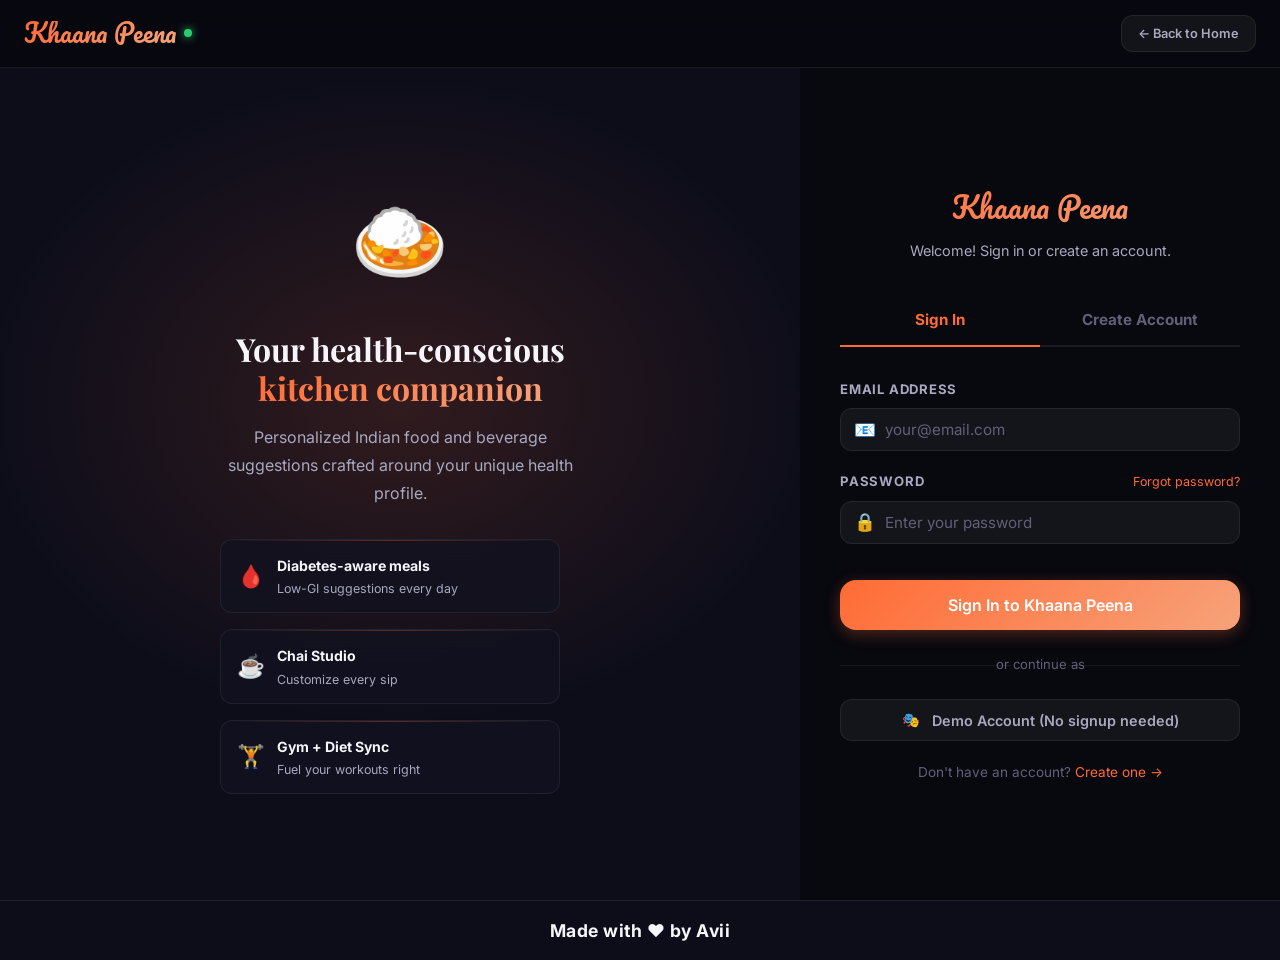
<file: onboarding.html>
<!DOCTYPE html>
<html lang="en">
<head>
<meta charset="UTF-8"/>
<meta name="viewport" content="width=device-width,initial-scale=1.0"/>
<title>Health Profile Setup — Khaana Peena</title>
<link rel="stylesheet" href="css/style.css"/>
<link rel="stylesheet" href="css/components.css"/>
<link rel="stylesheet" href="css/animations.css"/>
<style>
.onboard-wrap{min-height:100vh;display:flex;align-items:center;justify-content:center;padding:calc(var(--nav-h) + var(--sp-8)) var(--sp-6) var(--sp-8);}
.onboard-card{background:var(--bg-card);border:1px solid var(--border);border-radius:var(--r-2xl);padding:var(--sp-10);max-width:640px;width:100%;position:relative;}
.step-panel{display:none;animation:fadeIn .4s ease;}
.step-panel.active{display:block;}
.condition-grid{display:grid;grid-template-columns:repeat(2,1fr);gap:var(--sp-3);}
.cond-item{border:1.5px solid var(--border);border-radius:var(--r-md);padding:var(--sp-4);cursor:pointer;transition:all var(--t-fast);display:flex;align-items:center;gap:var(--sp-3);}
.cond-item:hover{border-color:var(--border-warm);background:var(--bg-glass-warm);}
.cond-item.selected{border-color:var(--primary);background:rgba(255,107,53,.1);}
.cond-icon{font-size:1.6rem;}
.activity-grid{display:grid;grid-template-columns:repeat(2,1fr);gap:var(--sp-3);}
.activity-card{border:1.5px solid var(--border);border-radius:var(--r-lg);padding:var(--sp-5);cursor:pointer;transition:all var(--t-fast);text-align:center;}
.activity-card:hover{border-color:var(--border-warm);}
.activity-card.selected{border-color:var(--primary);background:rgba(255,107,53,.1);}
.pref-btn{padding:10px 20px;border:1.5px solid var(--border);border-radius:var(--r-md);cursor:pointer;transition:all var(--t-fast);font-size:.88rem;font-weight:600;color:var(--text-secondary);background:transparent;}
.pref-btn:hover{border-color:var(--border-warm);color:var(--primary);}
.pref-btn.selected{border-color:var(--primary);background:rgba(255,107,53,.1);color:var(--primary);}
</style>
</head>
<body style="background:var(--bg-primary);">
<nav class="navbar">
  <div class="nav-inner">
    <a href="index.html" class="nav-brand"><span class="nav-logo-text">Khaana Peena</span><span class="nav-logo-dot"></span></a>
    <div style="font-size:.85rem;color:var(--text-muted);">Setting up your health profile...</div>
  </div>
</nav>

<div class="onboard-wrap">
  <div class="onboard-card anim-scale-in">

    <!-- HEADER -->
    <div style="text-align:center;margin-bottom:var(--sp-8);">
      <div id="step-emoji" style="font-size:3rem;margin-bottom:var(--sp-3);">👤</div>
      <h2 id="step-title">Tell us about you</h2>
      <p id="step-desc" style="margin-top:var(--sp-2);">We'll use this to personalize every meal, drink, and suggestion just for you.</p>
    </div>

    <!-- STEP PROGRESS -->
    <div class="step-progress" id="step-progress">
      <div class="step-item" id="si-1"><div class="step-circle active" id="sc-1">1</div><div class="step-line" id="sl-1"></div></div>
      <div class="step-item" id="si-2"><div class="step-circle" id="sc-2">2</div><div class="step-line" id="sl-2"></div></div>
      <div class="step-item" id="si-3"><div class="step-circle" id="sc-3">3</div><div class="step-line" id="sl-3"></div></div>
      <div class="step-item" id="si-4"><div class="step-circle" id="sc-4">4</div><div class="step-line" id="sl-4"></div></div>
      <div class="step-item" id="si-5"><div class="step-circle" id="sc-5">5</div></div>
    </div>

    <!-- ─── STEP 1: PERSONAL INFO ─── -->
    <div class="step-panel active" id="step-1">
      <div class="form-row">
        <div class="form-group"><label class="form-label">Full Name</label><input type="text" id="f-name" placeholder="Ravi Kumar"/></div>
        <div class="form-group"><label class="form-label">Age</label><input type="number" id="f-age" placeholder="28" min="10" max="100"/></div>
      </div>
      <div class="form-row">
        <div class="form-group"><label class="form-label">Gender</label>
          <div class="flex gap-3" style="flex-wrap:wrap;">
            <button type="button" class="pref-btn" onclick="selectPref(this,'gender','male')">👨 Male</button>
            <button type="button" class="pref-btn" onclick="selectPref(this,'gender','female')">👩 Female</button>
            <button type="button" class="pref-btn" onclick="selectPref(this,'gender','other')">🧑 Other</button>
          </div>
        </div>
      </div>
      <div class="form-row">
        <div class="form-group"><label class="form-label">Weight (kg)</label><input type="number" id="f-weight" placeholder="70"/></div>
        <div class="form-group"><label class="form-label">Height (cm)</label><input type="number" id="f-height" placeholder="170"/></div>
      </div>
    </div>

    <!-- ─── STEP 2: HEALTH CONDITIONS ─── -->
    <div class="step-panel" id="step-2">
      <p style="margin-bottom:var(--sp-5);font-size:.9rem;color:var(--text-muted);">Select all that apply. This helps us make food choices that are safe and optimal for you.</p>
      <div class="condition-grid">
        <div class="cond-item" id="cond-diabetes" onclick="toggleCondition('diabetes',this)">
          <span class="cond-icon">🩸</span>
          <div><strong style="font-size:.9rem;">Diabetes</strong><div style="font-size:.78rem;color:var(--text-muted);">Type 1 or Type 2</div></div>
        </div>
        <div class="cond-item" id="cond-hypertension" onclick="toggleCondition('hypertension',this)">
          <span class="cond-icon">❤️</span>
          <div><strong style="font-size:.9rem;">Hypertension</strong><div style="font-size:.78rem;color:var(--text-muted);">High blood pressure</div></div>
        </div>
        <div class="cond-item" id="cond-thyroid" onclick="toggleCondition('thyroid',this)">
          <span class="cond-icon">🦋</span>
          <div><strong style="font-size:.9rem;">Thyroid</strong><div style="font-size:.78rem;color:var(--text-muted);">Hypo or Hyperthyroid</div></div>
        </div>
        <div class="cond-item" id="cond-weight-loss" onclick="toggleCondition('weight-loss',this)">
          <span class="cond-icon">⚖️</span>
          <div><strong style="font-size:.9rem;">Weight Loss</strong><div style="font-size:.78rem;color:var(--text-muted);">Managing body weight</div></div>
        </div>
        <div class="cond-item" id="cond-gym" onclick="toggleCondition('gym',this)">
          <span class="cond-icon">🏋️</span>
          <div><strong style="font-size:.9rem;">Active / Gym</strong><div style="font-size:.78rem;color:var(--text-muted);">Regular workout routine</div></div>
        </div>
        <div class="cond-item" id="cond-lactoseIntolerant" onclick="toggleCondition('lactoseIntolerant',this)">
          <span class="cond-icon">🥛</span>
          <div><strong style="font-size:.9rem;">Lactose Intolerant</strong><div style="font-size:.78rem;color:var(--text-muted);">Avoid dairy</div></div>
        </div>
        <div class="cond-item" id="cond-glutenFree" onclick="toggleCondition('glutenFree',this)">
          <span class="cond-icon">🌾</span>
          <div><strong style="font-size:.9rem;">Gluten Free</strong><div style="font-size:.78rem;color:var(--text-muted);">Celiac / sensitivity</div></div>
        </div>
        <div class="cond-item" id="cond-pregnancy" onclick="toggleCondition('pregnancy',this)">
          <span class="cond-icon">🤰</span>
          <div><strong style="font-size:.9rem;">Pregnancy</strong><div style="font-size:.78rem;color:var(--text-muted);">Currently pregnant</div></div>
        </div>
      </div>
      <div class="cond-item" style="margin-top:var(--sp-3);" id="cond-general" onclick="toggleCondition('general',this)">
        <span class="cond-icon">✅</span>
        <div><strong style="font-size:.9rem;">None / General Health</strong><div style="font-size:.78rem;color:var(--text-muted);">I want to eat healthier overall</div></div>
      </div>
    </div>

    <!-- ─── STEP 3: ACTIVITY LEVEL ─── -->
    <div class="step-panel" id="step-3">
      <p style="margin-bottom:var(--sp-5);font-size:.9rem;color:var(--text-muted);">This helps us calculate your calorie and macro targets accurately.</p>
      <div class="activity-grid" style="margin-bottom:var(--sp-6);">
        <div class="activity-card" onclick="selectActivity('sedentary',this)">
          <div style="font-size:2rem;margin-bottom:var(--sp-2);">🛋️</div>
          <strong style="font-size:.9rem;">Sedentary</strong>
          <p style="font-size:.78rem;margin-top:var(--sp-1);">Little to no exercise</p>
        </div>
        <div class="activity-card" onclick="selectActivity('light',this)">
          <div style="font-size:2rem;margin-bottom:var(--sp-2);">🚶</div>
          <strong style="font-size:.9rem;">Lightly Active</strong>
          <p style="font-size:.78rem;margin-top:var(--sp-1);">1-3 days/week</p>
        </div>
        <div class="activity-card" onclick="selectActivity('moderate',this)">
          <div style="font-size:2rem;margin-bottom:var(--sp-2);">🏃</div>
          <strong style="font-size:.9rem;">Moderately Active</strong>
          <p style="font-size:.78rem;margin-top:var(--sp-1);">3-5 days/week</p>
        </div>
        <div class="activity-card" onclick="selectActivity('active',this)">
          <div style="font-size:2rem;margin-bottom:var(--sp-2);">🏋️</div>
          <strong style="font-size:.9rem;">Very Active</strong>
          <p style="font-size:.78rem;margin-top:var(--sp-1);">6-7 days/week</p>
        </div>
      </div>
      <div class="form-group">
        <label class="form-label">Gym Days (select all that apply)</label>
        <div class="flex gap-2 flex-wrap" id="gym-days">
          <button type="button" class="pref-btn" onclick="toggleDay(this,'Mon')">Mon</button>
          <button type="button" class="pref-btn" onclick="toggleDay(this,'Tue')">Tue</button>
          <button type="button" class="pref-btn" onclick="toggleDay(this,'Wed')">Wed</button>
          <button type="button" class="pref-btn" onclick="toggleDay(this,'Thu')">Thu</button>
          <button type="button" class="pref-btn" onclick="toggleDay(this,'Fri')">Fri</button>
          <button type="button" class="pref-btn" onclick="toggleDay(this,'Sat')">Sat</button>
          <button type="button" class="pref-btn" onclick="toggleDay(this,'Sun')">Sun</button>
        </div>
      </div>
    </div>

    <!-- ─── STEP 4: FOOD PREFERENCES ─── -->
    <div class="step-panel" id="step-4">
      <div class="form-group">
        <label class="form-label">Diet Type</label>
        <div class="flex gap-3 flex-wrap">
          <button type="button" class="pref-btn" onclick="selectPref(this,'dietType','vegetarian')">🌿 Vegetarian</button>
          <button type="button" class="pref-btn" onclick="selectPref(this,'dietType','vegan')">🌱 Vegan</button>
          <button type="button" class="pref-btn" onclick="selectPref(this,'dietType','non-vegetarian')">🍗 Non-Veg</button>
          <button type="button" class="pref-btn" onclick="selectPref(this,'dietType','eggetarian')">🥚 Eggetarian</button>
        </div>
      </div>
      <div class="form-group">
        <label class="form-label">Spice Tolerance</label>
        <div class="flex gap-3 flex-wrap">
          <button type="button" class="pref-btn" onclick="selectPref(this,'spiceTolerance','mild')">😌 Mild</button>
          <button type="button" class="pref-btn" onclick="selectPref(this,'spiceTolerance','medium')">😊 Medium</button>
          <button type="button" class="pref-btn" onclick="selectPref(this,'spiceTolerance','spicy')">🌶️ Spicy</button>
          <button type="button" class="pref-btn" onclick="selectPref(this,'spiceTolerance','very-spicy')">🔥 Very Spicy</button>
        </div>
      </div>
      <div class="form-group">
        <label class="form-label">Food Allergies / Avoid</label>
        <div class="flex gap-2 flex-wrap" id="allergy-group">
          <button type="button" class="pref-btn" onclick="this.classList.toggle('selected');toggleAllergy('nuts')">🥜 Nuts</button>
          <button type="button" class="pref-btn" onclick="this.classList.toggle('selected');toggleAllergy('soy')">🫘 Soy</button>
          <button type="button" class="pref-btn" onclick="this.classList.toggle('selected');toggleAllergy('egg')">🥚 Egg</button>
          <button type="button" class="pref-btn" onclick="this.classList.toggle('selected');toggleAllergy('shellfish')">🦐 Shellfish</button>
          <button type="button" class="pref-btn" onclick="this.classList.toggle('selected');toggleAllergy('none')">✅ None</button>
        </div>
      </div>
      <div class="form-group">
        <label class="form-label">Favourite Cuisines</label>
        <div class="flex gap-2 flex-wrap">
          <button type="button" class="pref-btn" onclick="this.classList.toggle('selected')">🍛 North Indian</button>
          <button type="button" class="pref-btn" onclick="this.classList.toggle('selected')">🥘 South Indian</button>
          <button type="button" class="pref-btn" onclick="this.classList.toggle('selected')">🫕 Punjabi</button>
          <button type="button" class="pref-btn" onclick="this.classList.toggle('selected')">🍜 Gujarati</button>
          <button type="button" class="pref-btn" onclick="this.classList.toggle('selected')">🌏 Pan-Indian</button>
        </div>
      </div>
    </div>

    <!-- ─── STEP 5: MEAL TIMING ─── -->
    <div class="step-panel" id="step-5">
      <p style="margin-bottom:var(--sp-5);font-size:.9rem;color:var(--text-muted);">We'll remind you at the right time and adjust portion timing for digestion.</p>
      <div class="form-row">
        <div class="form-group"><label class="form-label">☀️ Breakfast Time</label><input type="time" id="t-breakfast" value="08:00"/></div>
        <div class="form-group"><label class="form-label">🌤️ Lunch Time</label><input type="time" id="t-lunch" value="13:00"/></div>
      </div>
      <div class="form-row">
        <div class="form-group"><label class="form-label">☕ Evening Snack</label><input type="time" id="t-snack" value="16:30"/></div>
        <div class="form-group"><label class="form-label">🌙 Dinner Time</label><input type="time" id="t-dinner" value="20:00"/></div>
      </div>
      <div class="form-group"><label class="form-label">Water Goal (glasses/day)</label>
        <div class="slider-wrap">
          <div class="slider-row"><input type="range" id="water-goal" min="4" max="16" value="8" oninput="document.getElementById('water-val').textContent=this.value"/><span class="slider-val" id="water-val">8</span></div>
          <div class="slider-labels"><span>4 glasses</span><span>16 glasses</span></div>
        </div>
      </div>
      <div class="form-group"><label class="form-label">Additional Health Notes</label>
        <textarea id="health-notes" placeholder="Anything else we should know? Eg: recovering from surgery, lactating, post-Covid, etc." rows="3"></textarea>
      </div>
    </div>

    <!-- NAVIGATION -->
    <div class="flex justify-between items-center" style="margin-top:var(--sp-8);">
      <button class="btn btn-ghost" id="btn-back" onclick="prevStep()" style="display:none;">← Back</button>
      <div id="step-indicator" style="font-size:.82rem;color:var(--text-muted);">Step 1 of 5</div>
      <button class="btn btn-primary ripple-btn" id="btn-next" onclick="nextStep()">Continue →</button>
    </div>

  </div>
</div>

<div class="toast-container" id="toast-container"></div>
<script src="js/app.js"></script>
<script>
// Must be logged in
document.addEventListener('DOMContentLoaded', () => { KP.requireAuth(); });

let currentStep = 1;
const totalSteps = 5;
const profile = {
  conditions: [],
  gymDays: [],
  allergies: [],
  activityLevel: 'moderate',
  gender: null,
  dietType: null,
  spiceTolerance: null
};

const stepMeta = [
  { title:'Tell us about you', desc:'Basic info to calculate your personalized nutrition targets.', emoji:'👤' },
  { title:'Health conditions', desc:"Select all that apply. We'll make sure every meal is safe for you.", emoji:'🏥' },
  { title:'Activity & gym schedule', desc:'Helps us calculate your calorie needs and optimize workout meals.', emoji:'🏋️' },
  { title:'Food preferences', desc:'Your taste + lifestyle = the perfect meal plan for you.', emoji:'🍽️' },
  { title:'Meal timing & goals', desc:'The finishing touch — when you eat matters as much as what you eat.', emoji:'⏰' }
];

function updateUI() {
  const m = stepMeta[currentStep-1];
  document.getElementById('step-emoji').textContent = m.emoji;
  document.getElementById('step-title').textContent = m.title;
  document.getElementById('step-desc').textContent  = m.desc;
  document.getElementById('step-indicator').textContent = `Step ${currentStep} of ${totalSteps}`;
  document.getElementById('btn-back').style.display = currentStep > 1 ? 'inline-flex' : 'none';
  document.getElementById('btn-next').textContent   = currentStep === totalSteps ? '🎉 Complete Setup' : 'Continue →';

  for (let i = 1; i <= totalSteps; i++) {
    const sc = document.getElementById('sc-'+i);
    sc.classList.remove('active','done');
    if (i < currentStep)  { sc.classList.add('done'); sc.textContent = '✓'; }
    else if (i === currentStep) { sc.classList.add('active'); sc.textContent = i; }
    else { sc.textContent = i; }
    const sl = document.getElementById('sl-'+i);
    if (sl) sl.style.background = i < currentStep ? 'var(--accent)' : 'var(--border)';
  }

  document.querySelectorAll('.step-panel').forEach(p => p.classList.remove('active'));
  document.getElementById('step-'+currentStep).classList.add('active');
}

function nextStep() {
  if (currentStep < totalSteps) {
    currentStep++;
    updateUI();
    window.scrollTo({top:0,behavior:'smooth'});
  } else {
    saveProfile();
  }
}

function prevStep() {
  if (currentStep > 1) { currentStep--; updateUI(); }
}

function toggleCondition(cond, el) {
  el.classList.toggle('selected');
  if (cond === 'general') {
    profile.conditions = el.classList.contains('selected') ? ['general'] : [];
    document.querySelectorAll('.cond-item:not(#cond-general)').forEach(c => c.classList.remove('selected'));
  } else {
    profile.conditions = profile.conditions.filter(c => c !== 'general');
    document.getElementById('cond-general').classList.remove('selected');
    if (el.classList.contains('selected') && !profile.conditions.includes(cond)) {
      profile.conditions.push(cond);
    } else {
      profile.conditions = profile.conditions.filter(c => c !== cond);
    }
  }
}

function selectActivity(level, el) {
  document.querySelectorAll('.activity-card').forEach(c => c.classList.remove('selected'));
  el.classList.add('selected');
  profile.activityLevel = level;
}

function selectPref(el, key, val) {
  const group = el.closest('.flex');
  group.querySelectorAll('.pref-btn').forEach(b => b.classList.remove('selected'));
  el.classList.add('selected');
  profile[key] = val;
}

function toggleDay(el, day) {
  el.classList.toggle('selected');
  if (el.classList.contains('selected') && !profile.gymDays.includes(day)) profile.gymDays.push(day);
  else profile.gymDays = profile.gymDays.filter(d => d !== day);
}

function toggleAllergy(a) {
  if (!profile.allergies) profile.allergies = [];
  if (profile.allergies.includes(a)) profile.allergies = profile.allergies.filter(x => x !== a);
  else profile.allergies.push(a);
}

function saveProfile() {
  const user = KP.getUser();
  if (user?.name && !document.getElementById('f-name').value) {
    document.getElementById('f-name').value = user.name;
  }

  const fullProfile = {
    ...profile,
    name:     document.getElementById('f-name').value || user?.name,
    age:      document.getElementById('f-age').value,
    weight:   document.getElementById('f-weight').value,
    height:   document.getElementById('f-height').value,
    mealTimings: {
      breakfast: document.getElementById('t-breakfast').value,
      lunch:     document.getElementById('t-lunch').value,
      snack:     document.getElementById('t-snack').value,
      dinner:    document.getElementById('t-dinner').value
    },
    waterGoal:   document.getElementById('water-goal').value,
    healthNotes: document.getElementById('health-notes').value,
    setupDate:   new Date().toISOString()
  };

  if (!fullProfile.conditions?.length) fullProfile.conditions = ['general'];

  KP.save('profile', fullProfile);
  KP.toast('Health profile saved! 🎉','success');
  setTimeout(() => window.location.href = 'dashboard.html', 900);
}

updateUI();
</script>
<div style="text-align: center; padding: 15px; font-weight: bold; background: var(--bg-secondary); color: var(--text-primary); border-top: 1px solid var(--border); width: 100%; position: relative; z-index: 1000; font-size: 1.1rem; letter-spacing: 0.5px;">
  Made with ❤️ by Avii
</div>
</body>
</html>
</file>
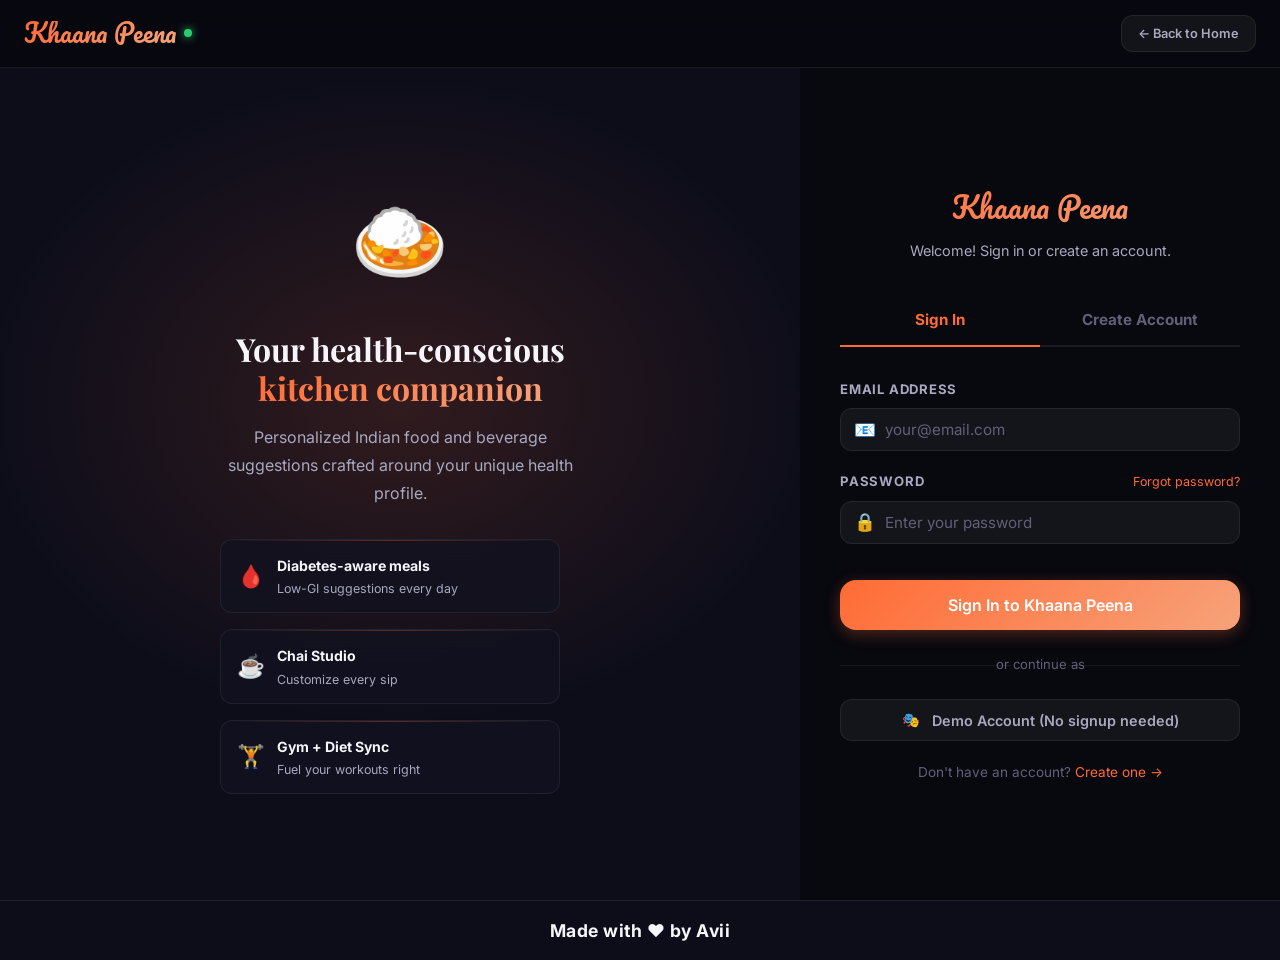
<file: order.html>
<!DOCTYPE html>
<html lang="en">
<head>
<meta charset="UTF-8"/>
<meta name="viewport" content="width=device-width,initial-scale=1.0"/>
<title>Order — Khaana Peena</title>
<link rel="stylesheet" href="css/style.css"/>
<link rel="stylesheet" href="css/components.css"/>
<link rel="stylesheet" href="css/animations.css"/>
<style>
.cart-item{background:var(--bg-card);border:1px solid var(--border);border-radius:var(--r-xl);padding:var(--sp-5);display:flex;align-items:center;gap:var(--sp-4);transition:all var(--t-normal);}
.cart-item:hover{border-color:var(--border-warm);}
.cart-emoji{font-size:2.5rem;width:60px;height:60px;display:flex;align-items:center;justify-content:center;background:var(--grad-card);border-radius:var(--r-md);flex-shrink:0;}
.cart-info{flex:1;min-width:0;}
.cart-name{font-weight:700;font-size:.95rem;margin-bottom:4px;}
.cart-detail{font-size:.78rem;color:var(--text-muted);}
.remove-btn{width:32px;height:32px;border-radius:50%;background:rgba(231,76,60,.1);border:1px solid rgba(231,76,60,.3);color:var(--danger);display:flex;align-items:center;justify-content:center;cursor:pointer;transition:all var(--t-fast);font-size:.9rem;}
.remove-btn:hover{background:rgba(231,76,60,.25);}
.order-summary-card{background:var(--bg-card);border:1px solid var(--border);border-radius:var(--r-xl);padding:var(--sp-6);position:sticky;top:calc(var(--nav-h) + var(--sp-4));}
.summary-row{display:flex;justify-content:space-between;align-items:center;padding:var(--sp-3) 0;border-bottom:1px solid var(--border);font-size:.9rem;}
.summary-row:last-of-type{border-bottom:none;}
.summary-total{display:flex;justify-content:space-between;align-items:center;padding:var(--sp-4) 0;font-size:1.05rem;font-weight:700;border-top:2px solid var(--border-warm);margin-top:var(--sp-2);}
.delivery-option{border:1.5px solid var(--border);border-radius:var(--r-md);padding:var(--sp-4);cursor:pointer;transition:all var(--t-fast);}
.delivery-option:hover{border-color:var(--border-warm);}
.delivery-option.selected{border-color:var(--primary);background:rgba(255,107,53,.08);}
/* SUCCESS */
.success-overlay{position:fixed;inset:0;background:rgba(8,8,15,.95);backdrop-filter:blur(20px);z-index:5000;display:flex;align-items:center;justify-content:center;padding:var(--sp-6);opacity:0;pointer-events:none;transition:opacity var(--t-slow);}
.success-overlay.show{opacity:1;pointer-events:all;}
.success-card{background:var(--bg-card);border:1px solid var(--border-health);border-radius:var(--r-2xl);padding:var(--sp-10);max-width:520px;width:100%;text-align:center;transform:scale(.9);transition:transform var(--t-slow);}
.success-overlay.show .success-card{transform:scale(1);}
.success-icon-wrap{width:100px;height:100px;border-radius:50%;background:var(--grad-health);display:flex;align-items:center;justify-content:center;font-size:3rem;margin:0 auto var(--sp-6);box-shadow:var(--shadow-health);}
.order-id-box{background:var(--bg-card-2);border:1px dashed var(--border-warm);border-radius:var(--r-lg);padding:var(--sp-4);margin:var(--sp-5) 0;font-family:monospace;font-size:1.1rem;color:var(--primary);letter-spacing:.12em;}
.tracking-step{display:flex;align-items:center;gap:var(--sp-3);padding:var(--sp-3) 0;}
.tracking-dot{width:12px;height:12px;border-radius:50%;flex-shrink:0;}
.tracking-dot.done{background:var(--accent);box-shadow:0 0 8px var(--accent);}
.tracking-dot.pending{background:rgba(255,255,255,.15);}
.tracking-line{width:2px;height:28px;background:var(--border);margin-left:5px;}
</style>
</head>
<body>
<nav class="navbar" id="navbar">
  <div class="nav-inner">
    <a href="index.html" class="nav-brand"><span class="nav-logo-text">Khaana Peena</span><span class="nav-logo-dot"></span></a>
    <div class="nav-links">
      <a href="dashboard.html" class="nav-link">Dashboard</a>
      <a href="meal-planner.html" class="nav-link">Meal Planner</a>
      <a href="order.html" class="nav-link active">Order</a>
    </div>
    <div class="nav-actions" id="nav-user-area"></div>
  </div>
</nav>

<div class="app-layout" style="padding-top:var(--nav-h);">
  <aside class="sidebar">
    <div id="sidebar-profile" style="margin-bottom:var(--sp-6);"></div>
    <div class="sidebar-section">
      <span class="sidebar-label">Main</span>
      <a href="dashboard.html" class="sidebar-link"><span class="icon">🏠</span> Dashboard</a>
      <a href="meal-planner.html" class="sidebar-link"><span class="icon">🍽️</span> Meal Planner</a>
      <a href="chai-studio.html" class="sidebar-link"><span class="icon">☕</span> Chai Studio</a>
      <a href="customize.html" class="sidebar-link"><span class="icon">🎛️</span> Customize Food</a>
    </div>
    <div class="sidebar-section">
      <span class="sidebar-label">Planning</span>
      <a href="diet-plan.html" class="sidebar-link"><span class="icon">📋</span> Diet Plan</a>
      <a href="gym-plan.html" class="sidebar-link"><span class="icon">🏋️</span> Gym Plan</a>
      <a href="order.html" class="sidebar-link active"><span class="icon">📦</span> Order Food</a>
    </div>
    <div class="sidebar-section">
      <a href="profile.html" class="sidebar-link"><span class="icon">👤</span> My Profile</a>
      <a href="#" class="sidebar-link" onclick="KP.logout()"><span class="icon">🚪</span> Logout</a>
    </div>
  </aside>

  <main class="main-content">
    <div class="page-header anim-slide-down">
      <div class="flex justify-between items-center flex-wrap gap-4">
        <div>
          <h1 style="font-size:1.8rem;">📦 Your Order</h1>
          <p style="margin-top:4px;">Review your health-customized meal order</p>
        </div>
        <a href="meal-planner.html" class="btn btn-secondary btn-sm">+ Add More</a>
      </div>
    </div>

    <!-- HEALTH NOTE BANNER -->
    <div id="health-note" class="health-alert safe anim-fade-in" style="margin-bottom:var(--sp-6);">
      <span class="alert-icon">🏥</span>
      <div id="health-note-text">Your meals are prepared with your health profile in mind.</div>
    </div>

    <div style="display:grid;grid-template-columns:1fr 340px;gap:var(--sp-6);align-items:start;" id="order-layout">

      <!-- CART ITEMS -->
      <div>
        <!-- EMPTY STATE -->
        <div id="empty-cart" style="display:none;">
          <div class="empty-state" style="min-height:40vh;">
            <div class="empty-icon">🍽️</div>
            <h5 class="empty-title">Your order is empty</h5>
            <p class="empty-desc">Browse the meal planner and add health-conscious meals to your order</p>
            <a href="meal-planner.html" class="btn btn-primary ripple-btn" style="margin-top:var(--sp-4);">Browse Meals</a>
          </div>
        </div>

        <!-- CART LIST -->
        <div id="cart-list" style="display:flex;flex-direction:column;gap:var(--sp-4);">
          <!-- Items injected by JS -->
        </div>

        <!-- QUICK ADD SECTION -->
        <div id="quick-add-section" style="margin-top:var(--sp-8);">
          <h4 style="margin-bottom:var(--sp-4);">⚡ Quick Add — Suggested for You</h4>
          <div class="grid grid-3" id="quick-add-grid" style="grid-template-columns:repeat(auto-fill,minmax(180px,1fr));"></div>
        </div>

        <!-- DELIVERY DETAILS -->
        <div class="glass-card anim-fade-in" style="margin-top:var(--sp-8);" id="delivery-section">
          <h4 style="margin-bottom:var(--sp-5);">🚗 Delivery Details</h4>
          <div class="form-row">
            <div class="form-group">
              <label class="form-label">Full Name</label>
              <input type="text" id="del-name" placeholder="Your name"/>
            </div>
            <div class="form-group">
              <label class="form-label">Phone</label>
              <input type="tel" id="del-phone" placeholder="+91 98765 43210"/>
            </div>
          </div>
          <div class="form-group">
            <label class="form-label">Delivery Address</label>
            <textarea id="del-address" rows="2" placeholder="Flat No, Street, Area, City, PIN..."></textarea>
          </div>

          <!-- DELIVERY TYPE -->
          <div class="form-group">
            <label class="form-label">Delivery Type</label>
            <div class="flex gap-3">
              <div class="delivery-option flex-1 selected" id="del-asap" onclick="selectDelivery('asap')">
                <div style="font-size:1.3rem;margin-bottom:4px;">⚡</div>
                <div style="font-weight:700;font-size:.88rem;">ASAP</div>
                <div style="font-size:.75rem;color:var(--text-muted);">30-45 mins</div>
              </div>
              <div class="delivery-option flex-1" id="del-sched" onclick="selectDelivery('scheduled')">
                <div style="font-size:1.3rem;margin-bottom:4px;">📅</div>
                <div style="font-weight:700;font-size:.88rem;">Scheduled</div>
                <div style="font-size:.75rem;color:var(--text-muted);">Pick a time</div>
              </div>
              <div class="delivery-option flex-1" id="del-pickup" onclick="selectDelivery('pickup')">
                <div style="font-size:1.3rem;margin-bottom:4px;">🏃</div>
                <div style="font-weight:700;font-size:.88rem;">Self Pickup</div>
                <div style="font-size:.75rem;color:var(--text-muted);">15-20 mins</div>
              </div>
            </div>
          </div>

          <div id="sched-time" style="display:none;">
            <div class="form-group">
              <label class="form-label">Schedule For</label>
              <input type="datetime-local" id="delivery-time"/>
            </div>
          </div>

          <!-- SPECIAL INSTRUCTIONS -->
          <div class="form-group">
            <label class="form-label">Special Health Instructions</label>
            <textarea id="special-instr" rows="2" placeholder="E.g. Less oil, no garlic, extra ginger, low salt..."></textarea>
          </div>
        </div>
      </div>

      <!-- ORDER SUMMARY -->
      <div>
        <div class="order-summary-card anim-scale-in">
          <h5 style="margin-bottom:var(--sp-5);">🧾 Order Summary</h5>

          <!-- NUTRITION SUMMARY -->
          <div style="background:var(--bg-card-2);border-radius:var(--r-md);padding:var(--sp-4);margin-bottom:var(--sp-5);">
            <div style="font-size:.72rem;color:var(--text-muted);text-transform:uppercase;letter-spacing:.08em;margin-bottom:var(--sp-3);">Total Nutrition</div>
            <div style="display:grid;grid-template-columns:1fr 1fr;gap:var(--sp-3);">
              <div style="text-align:center;"><div id="sum-cal" style="font-size:1.4rem;font-weight:800;" class="grad-text">0</div><div style="font-size:.68rem;color:var(--text-muted);">Calories</div></div>
              <div style="text-align:center;"><div id="sum-prot" style="font-size:1.4rem;font-weight:800;color:var(--accent);">0g</div><div style="font-size:.68rem;color:var(--text-muted);">Protein</div></div>
              <div style="text-align:center;"><div id="sum-carb" style="font-size:1.4rem;font-weight:800;color:var(--warning);">0g</div><div style="font-size:.68rem;color:var(--text-muted);">Carbs</div></div>
              <div style="text-align:center;"><div id="sum-fat" style="font-size:1.4rem;font-weight:800;color:var(--info);">0g</div><div style="font-size:.68rem;color:var(--text-muted);">Fat</div></div>
            </div>
          </div>

          <!-- HEALTH SCORE -->
          <div id="order-health-score" style="margin-bottom:var(--sp-5);text-align:center;"></div>

          <!-- PRICE BREAKDOWN -->
          <div id="price-rows"></div>
          <div class="summary-total">
            <span>Total</span>
            <span class="grad-text" id="grand-total">₹0</span>
          </div>

          <!-- PAYMENT -->
          <div style="margin-top:var(--sp-5);">
            <div style="font-size:.8rem;font-weight:700;color:var(--text-muted);text-transform:uppercase;letter-spacing:.08em;margin-bottom:var(--sp-3);">Payment Method</div>
            <div class="flex gap-2 flex-wrap">
              <button class="filter-chip active" id="pay-upi" onclick="selectPay('upi',this)">📱 UPI</button>
              <button class="filter-chip" id="pay-card" onclick="selectPay('card',this)">💳 Card</button>
              <button class="filter-chip" id="pay-cod" onclick="selectPay('cod',this)">💵 Cash</button>
            </div>
          </div>

          <button class="btn btn-primary btn-full btn-lg ripple-btn" style="margin-top:var(--sp-6);" onclick="placeOrder()">
            🎉 Place Order
          </button>

          <p style="text-align:center;font-size:.75rem;color:var(--text-muted);margin-top:var(--sp-3);">
            🏥 Your health profile is attached to this order. The kitchen will adjust preparation accordingly.
          </p>
        </div>
      </div>
    </div>
  </main>
</div>

<!-- ORDER SUCCESS OVERLAY -->
<div class="success-overlay" id="success-overlay">
  <div class="success-card anim-bounce-in">
    <div class="success-icon-wrap">✅</div>
    <h2 style="margin-bottom:var(--sp-3);">Order Placed! 🎉</h2>
    <p style="margin-bottom:var(--sp-4);">Your health-conscious meal is being prepared. The kitchen has your health profile!</p>

    <div class="order-id-box" id="order-id-display">KP-000000</div>

    <!-- TRACKING -->
    <div style="text-align:left;margin:var(--sp-5) 0;background:var(--bg-card-2);padding:var(--sp-5);border-radius:var(--r-lg);">
      <div style="font-weight:700;font-size:.9rem;margin-bottom:var(--sp-4);">🚴 Live Tracking</div>
      <div class="tracking-step"><div class="tracking-dot done"></div><span style="font-size:.85rem;">Order confirmed</span><span style="margin-left:auto;font-size:.75rem;color:var(--accent);">✅</span></div>
      <div class="tracking-line"></div>
      <div class="tracking-step" id="track-prep"><div class="tracking-dot done"></div><span style="font-size:.85rem;">Kitchen preparing</span><span style="margin-left:auto;font-size:.75rem;color:var(--accent);">✅</span></div>
      <div class="tracking-line"></div>
      <div class="tracking-step" id="track-out"><div class="tracking-dot pending"></div><span style="font-size:.85rem;color:var(--text-muted);">Out for delivery</span></div>
      <div class="tracking-line"></div>
      <div class="tracking-step" id="track-del"><div class="tracking-dot pending"></div><span style="font-size:.85rem;color:var(--text-muted);">Delivered</span></div>
    </div>

    <!-- HEALTH NOTE ON ORDER -->
    <div id="success-health-note" class="health-alert safe" style="text-align:left;margin-bottom:var(--sp-5);">
      <span class="alert-icon">🏥</span>
      <div id="success-health-text">Prepared with your health profile in mind.</div>
    </div>

    <div class="flex gap-3">
      <a href="dashboard.html" class="btn btn-primary flex-1 ripple-btn">Go to Dashboard</a>
      <a href="meal-planner.html" class="btn btn-ghost flex-1">Order Again</a>
    </div>
  </div>
</div>

<div class="toast-container" id="toast-container"></div>
<script src="js/app.js"></script>
<script src="js/meal-data.js"></script>
<script src="js/health-engine.js"></script>
<script>
let cart    = [];
let profile = {};
let payMethod = 'upi';
let delivType = 'asap';
const PRICES = { default: 89, premium: 149, beverage: 49 };

document.addEventListener('DOMContentLoaded', () => {
  if (!KP.requireAuth()) return;
  profile = KP.getProfile() || {};
  cart    = KP.load('cart', []);

  // Pre-fill delivery name from user
  const user = KP.getUser();
  if (user?.name) document.getElementById('del-name').value = user.name;

  // Health note
  const conditions = profile.conditions || [];
  if (conditions.length && !conditions.includes('general')) {
    const conds = conditions.map(c => c.replace(/-/g,' ')).join(', ');
    document.getElementById('health-note-text').textContent = `Your order is tagged with: ${conds}. Kitchen will prepare accordingly — lower sugar, reduced sodium, etc.`;
  }

  // Health note on success screen
  if (conditions.includes('diabetes')) {
    document.getElementById('success-health-text').textContent = 'Sugar reduced per your diabetes profile. Enjoy!';
  } else if (conditions.includes('hypertension')) {
    document.getElementById('success-health-text').textContent = 'Sodium reduced. Heart-healthy preparation confirmed.';
  }

  renderCart();
  renderQuickAdd();
});

function renderCart() {
  const listEl  = document.getElementById('cart-list');
  const emptyEl = document.getElementById('empty-cart');

  if (!cart.length) {
    listEl.style.display  = 'none';
    emptyEl.style.display = 'block';
    document.getElementById('delivery-section').style.display = 'none';
    document.getElementById('quick-add-section').style.marginTop = '0';
    updateSummary();
    return;
  }

  listEl.style.display  = 'flex';
  emptyEl.style.display = 'none';

  listEl.innerHTML = cart.map((item, idx) => {
    const price = item.isBeverage ? PRICES.beverage : (item.healthScore >= 85 ? PRICES.premium : PRICES.default);
    const customText = item.customizations?.length
      ? `Custom: ${item.customizations.filter(c => typeof c === 'string').join(', ') || 'Adjusted ingredients'}`
      : item.isBeverage ? `Beverage · ${item.calories || 80} kcal` : 'Standard preparation';
    return `
    <div class="cart-item reveal" data-idx="${idx}">
      <div class="cart-emoji">${item.emoji || '🍽️'}</div>
      <div class="cart-info">
        <div class="cart-name">${item.name}</div>
        <div class="cart-detail">${customText}</div>
        <div class="flex gap-2 items-center" style="margin-top:var(--sp-2);">
          <span class="badge badge-primary">🔥 ${item.calories || '--'} kcal</span>
          ${item.isBeverage ? '<span class="badge badge-blue">☕ Beverage</span>' : '<span class="badge badge-green">🍽️ Meal</span>'}
        </div>
        ${item.customizations?.length ? `<div style="font-size:.72rem;color:var(--accent);margin-top:4px;">✅ Health-customized</div>` : ''}
      </div>
      <div class="flex flex-col items-end gap-3">
        <div style="font-weight:800;color:var(--primary);">₹${price}</div>
        <button class="remove-btn" onclick="removeItem(${idx})">✕</button>
      </div>
    </div>`;
  }).join('');

  KP.initReveal();
  updateSummary();
}

function removeItem(idx) {
  cart.splice(idx, 1);
  KP.save('cart', cart);
  KP.toast('Item removed','info');
  renderCart();
}

function updateSummary() {
  let totalCal = 0, totalProt = 0, totalCarb = 0, totalFat = 0, subtotal = 0;
  cart.forEach(item => {
    totalCal  += item.calories  || 0;
    totalProt += item.protein   || 0;
    totalCarb += item.carbs     || 0;
    totalFat  += item.fat       || 0;
    subtotal  += item.isBeverage ? PRICES.beverage : (item.healthScore >= 85 ? PRICES.premium : PRICES.default);
  });

  document.getElementById('sum-cal').textContent  = totalCal;
  document.getElementById('sum-prot').textContent = totalProt + 'g';
  document.getElementById('sum-carb').textContent = totalCarb + 'g';
  document.getElementById('sum-fat').textContent  = totalFat  + 'g';

  const delivery = cart.length ? (delivType === 'pickup' ? 0 : 29) : 0;
  const tax      = Math.round(subtotal * 0.05);
  const total    = subtotal + delivery + tax;

  document.getElementById('price-rows').innerHTML = `
    <div class="summary-row"><span>Subtotal (${cart.length} items)</span><span>₹${subtotal}</span></div>
    <div class="summary-row"><span>${delivType==='pickup'?'Self Pickup':'Delivery Charge'}</span><span>${delivery===0?'Free':'₹'+delivery}</span></div>
    <div class="summary-row"><span>GST (5%)</span><span>₹${tax}</span></div>`;
  document.getElementById('grand-total').textContent = '₹' + total;

  // Health score for order
  if (cart.length) {
    const avgScore = cart.reduce((a, item) => a + (item.healthScore || item.score || 80), 0) / cart.length;
    const badge    = HealthEngine.getScoreBadge(Math.round(avgScore));
    document.getElementById('order-health-score').innerHTML = `
      <div style="display:flex;align-items:center;gap:var(--sp-3);justify-content:center;">
        ${HealthEngine.renderHealthRing(Math.round(avgScore), 52)}
        <div><div style="font-size:.8rem;color:var(--text-muted);">Order Health Score</div><span class="badge ${badge.cls}" style="margin-top:4px;">${badge.label}</span></div>
      </div>`;
  }
}

function renderQuickAdd() {
  const suggestions = HealthEngine.getSuggestions('snacks', profile, 6);
  const grid = document.getElementById('quick-add-grid');
  grid.innerHTML = suggestions.map(f => `
    <div class="meal-card hover-lift" style="cursor:pointer;" onclick="quickAdd('${f.id}')">
      <div class="meal-card-emoji" style="min-height:90px;font-size:2.5rem;">${f.emoji}</div>
      <div class="meal-card-body" style="padding:var(--sp-3);">
        <div class="meal-card-name" style="font-size:.88rem;">${f.name}</div>
        <div class="meal-card-footer">
          <span style="font-size:.75rem;color:var(--primary);">₹${PRICES.default}</span>
          <button class="btn btn-health btn-sm" onclick="event.stopPropagation();quickAdd('${f.id}')">+</button>
        </div>
      </div>
    </div>`).join('');
}

function quickAdd(foodId) {
  const food = ALL_FOODS.find(f => f.id === foodId);
  if (!food) return;
  cart.push({ ...food, customizations: [], addedAt: new Date().toISOString() });
  KP.save('cart', cart);
  KP.toast(`✅ ${food.name} added!`, 'success');
  renderCart();
}

function selectPay(method, btn) {
  payMethod = method;
  document.querySelectorAll('.filter-chip').forEach(c => c.classList.remove('active'));
  btn.classList.add('active');
}

function selectDelivery(type) {
  delivType = type;
  ['asap','sched','pickup'].forEach(id => document.getElementById('del-'+id)?.classList.remove('selected'));
  const el = document.getElementById('del-' + (type==='scheduled'?'sched':type));
  if (el) el.classList.add('selected');
  document.getElementById('sched-time').style.display = type === 'scheduled' ? 'block' : 'none';
  updateSummary();
}

function placeOrder() {
  if (!cart.length) { KP.toast('Add items to your order first','warning'); return; }

  const name = document.getElementById('del-name').value.trim();
  const phone = document.getElementById('del-phone').value.trim();
  if (delivType !== 'pickup' && (!name || !phone)) {
    KP.toast('Please fill in delivery details','warning');
    return;
  }

  const btn = document.querySelector('[onclick="placeOrder()"]');
  btn.disabled = true;
  btn.innerHTML = '<span class="spinner spinner-sm"></span> Placing order...';

  setTimeout(() => {
    const orderId = 'KP-' + Math.random().toString(36).substr(2,6).toUpperCase();
    document.getElementById('order-id-display').textContent = orderId;

    // Save order history
    const history = KP.load('order_history', []);
    history.unshift({
      id: orderId,
      items: cart,
      profile: { conditions: profile.conditions },
      total: document.getElementById('grand-total').textContent,
      method: payMethod,
      delivery: delivType,
      placedAt: new Date().toISOString()
    });
    KP.save('order_history', history);

    // Clear cart
    KP.save('cart', []);

    // Show success
    document.getElementById('success-overlay').classList.add('show');
    KP.confetti();

    // Simulate tracking progress
    setTimeout(() => {
      document.getElementById('track-out').querySelector('.tracking-dot').classList.replace('pending','done');
      document.getElementById('track-out').querySelector('span').style.color = 'var(--text-primary)';
    }, 3000);
    setTimeout(() => {
      document.getElementById('track-del').querySelector('.tracking-dot').classList.replace('pending','done');
      document.getElementById('track-del').querySelector('span').style.color = 'var(--text-primary)';
      KP.toast('🎉 Your order has been delivered!','success');
    }, 6000);

  }, 1500);
}
</script>
<div style="text-align: center; padding: 15px; font-weight: bold; background: var(--bg-secondary); color: var(--text-primary); border-top: 1px solid var(--border); width: 100%; position: relative; z-index: 1000; font-size: 1.1rem; letter-spacing: 0.5px;">
  Made with ❤️ by Avii
</div>
</body>
</html>
</file>
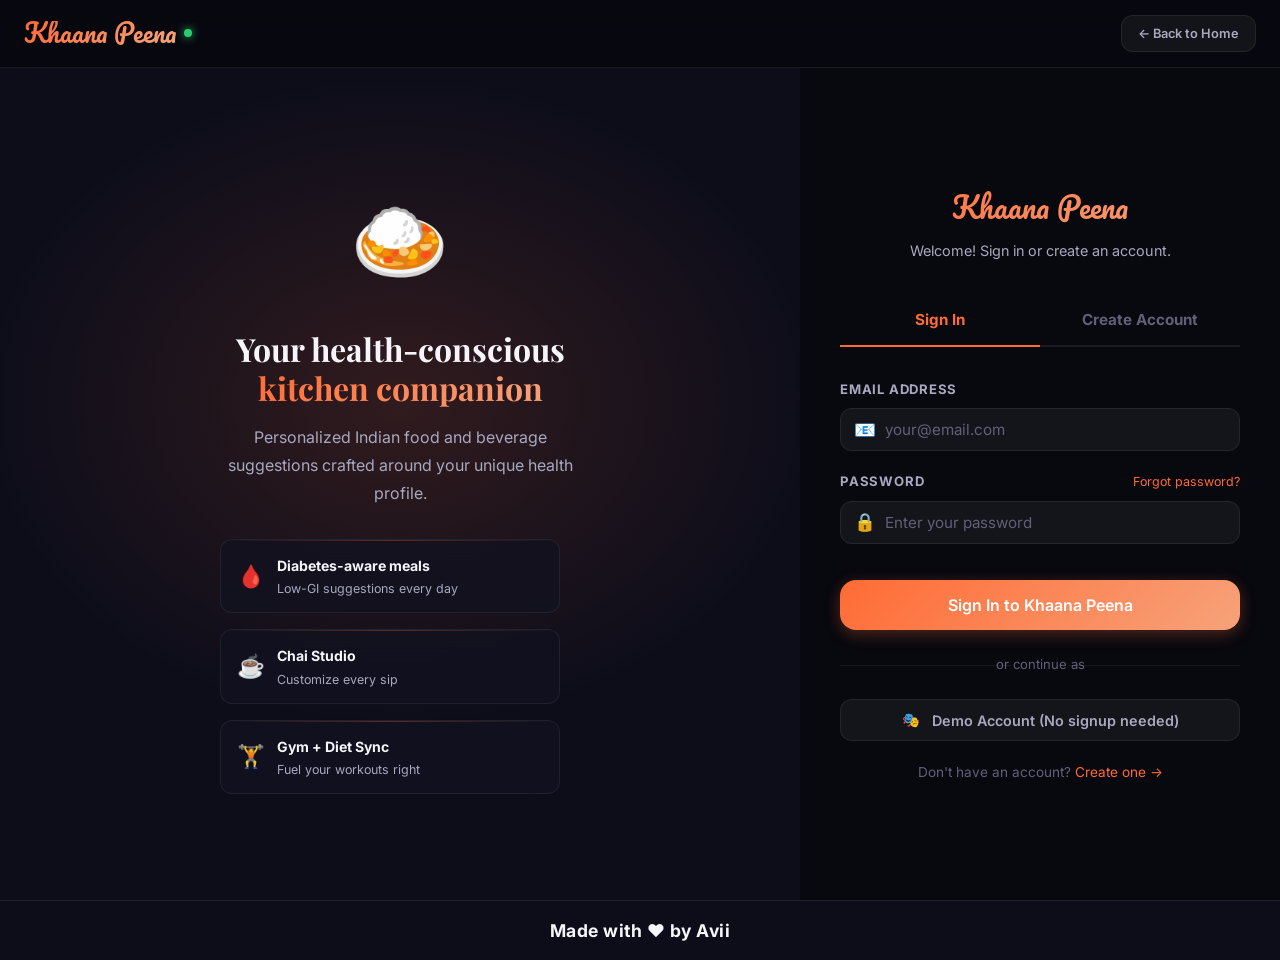
<file: profile.html>
<!DOCTYPE html>
<html lang="en">
<head>
<meta charset="UTF-8"/>
<meta name="viewport" content="width=device-width,initial-scale=1.0"/>
<title>My Health Profile — Khaana Peena</title>
<link rel="stylesheet" href="css/style.css"/>
<link rel="stylesheet" href="css/components.css"/>
<link rel="stylesheet" href="css/animations.css"/>
<style>
.profile-hero{background:var(--grad-warm);border:1px solid var(--border-warm);border-radius:var(--r-2xl);padding:var(--sp-8);margin-bottom:var(--sp-6);display:flex;align-items:center;gap:var(--sp-6);flex-wrap:wrap;}
.big-avatar{width:90px;height:90px;border-radius:50%;background:var(--grad-primary);display:flex;align-items:center;justify-content:center;font-size:2.4rem;font-weight:700;color:white;border:3px solid rgba(255,107,53,.4);box-shadow:var(--shadow-glow);flex-shrink:0;}
.profile-stat-row{display:grid;grid-template-columns:repeat(2,1fr);gap:var(--sp-3);}
.profile-stat{background:var(--bg-card-2);border:1px solid var(--border);border-radius:var(--r-md);padding:var(--sp-4);display:flex;align-items:center;gap:var(--sp-3);}
.profile-stat-icon{font-size:1.5rem;}
.profile-stat-val{font-weight:800;font-size:1.2rem;font-family:var(--font-heading);}
.profile-stat-label{font-size:.72rem;color:var(--text-muted);text-transform:uppercase;letter-spacing:.06em;}
.condition-badge{display:flex;align-items:center;gap:var(--sp-3);padding:var(--sp-4);border:1px solid var(--border);border-radius:var(--r-lg);background:var(--bg-card-2);transition:all var(--t-fast);}
.condition-badge:hover{border-color:var(--border-warm);}
.bmi-meter{position:relative;height:16px;background:linear-gradient(90deg,#3498DB 0%,#2ECC71 25%,#2ECC71 50%,#F39C12 65%,#E74C3C 80%,#C0392B 100%);border-radius:var(--r-full);overflow:visible;}
.bmi-marker{position:absolute;top:-4px;width:24px;height:24px;border-radius:50%;background:white;border:3px solid var(--bg-primary);box-shadow:var(--shadow-md);transition:left var(--t-slow);}
</style>
</head>
<body>
<nav class="navbar" id="navbar">
  <div class="nav-inner">
    <a href="index.html" class="nav-brand"><span class="nav-logo-text">Khaana Peena</span><span class="nav-logo-dot"></span></a>
    <div class="nav-links">
      <a href="dashboard.html" class="nav-link">Dashboard</a>
      <a href="profile.html" class="nav-link active">My Profile</a>
    </div>
    <div class="nav-actions" id="nav-user-area"></div>
  </div>
</nav>

<div class="app-layout" style="padding-top:var(--nav-h);">
  <aside class="sidebar">
    <div id="sidebar-profile" style="margin-bottom:var(--sp-6);"></div>
    <div class="sidebar-section">
      <span class="sidebar-label">Main</span>
      <a href="dashboard.html" class="sidebar-link"><span class="icon">🏠</span> Dashboard</a>
      <a href="meal-planner.html" class="sidebar-link"><span class="icon">🍽️</span> Meal Planner</a>
      <a href="chai-studio.html" class="sidebar-link"><span class="icon">☕</span> Chai Studio</a>
    </div>
    <div class="sidebar-section">
      <span class="sidebar-label">Planning</span>
      <a href="diet-plan.html" class="sidebar-link"><span class="icon">📋</span> Diet Plan</a>
      <a href="gym-plan.html" class="sidebar-link"><span class="icon">🏋️</span> Gym Plan</a>
    </div>
    <div class="sidebar-section">
      <a href="profile.html" class="sidebar-link active"><span class="icon">👤</span> My Profile</a>
      <a href="#" class="sidebar-link" onclick="KP.logout()"><span class="icon">🚪</span> Logout</a>
    </div>
  </aside>

  <main class="main-content">

    <!-- PROFILE HERO -->
    <div class="profile-hero anim-scale-in" id="profile-hero">
      <div class="big-avatar" id="profile-avatar">U</div>
      <div style="flex:1;">
        <div style="font-size:.78rem;color:var(--primary);text-transform:uppercase;letter-spacing:.1em;margin-bottom:var(--sp-1);">Health Profile</div>
        <h2 id="profile-name" style="margin-bottom:var(--sp-2);">Loading...</h2>
        <p id="profile-tagline" style="font-size:.9rem;margin-bottom:var(--sp-4);">Your personalized health companion</p>
        <div id="profile-badges" class="flex gap-2 flex-wrap"></div>
      </div>
      <div>
        <a href="onboarding.html" class="btn btn-secondary btn-sm">✏️ Edit Profile</a>
      </div>
    </div>

    <div class="grid grid-2" style="gap:var(--sp-6);">

      <!-- LEFT PANEL -->
      <div>
        <!-- BODY STATS -->
        <div class="glass-card" style="margin-bottom:var(--sp-5);">
          <h5 style="margin-bottom:var(--sp-5);">📊 Body Statistics</h5>
          <div class="profile-stat-row" id="body-stats"></div>

          <!-- BMI -->
          <div style="margin-top:var(--sp-6);">
            <div class="flex justify-between items-center" style="margin-bottom:var(--sp-3);">
              <span style="font-weight:700;">BMI</span>
              <span id="bmi-value" style="font-size:1.3rem;font-weight:800;font-family:var(--font-heading);" class="grad-text">--</span>
            </div>
            <div class="bmi-meter">
              <div class="bmi-marker" id="bmi-marker" style="left:20%;"></div>
            </div>
            <div class="flex justify-between" style="font-size:.7rem;color:var(--text-muted);margin-top:var(--sp-3);">
              <span>Underweight</span><span>Normal</span><span style="margin-left:var(--sp-3);">Overweight</span><span>Obese</span>
            </div>
            <div style="text-align:center;margin-top:var(--sp-3);">
              <span class="badge" id="bmi-badge">Loading...</span>
            </div>
          </div>
        </div>

        <!-- CALORIE TARGETS -->
        <div class="glass-card">
          <h5 style="margin-bottom:var(--sp-5);">🎯 Daily Nutrition Targets</h5>
          <div style="display:flex;flex-direction:column;gap:var(--sp-4);" id="nutrition-targets"></div>
        </div>
      </div>

      <!-- RIGHT PANEL -->
      <div>
        <!-- HEALTH CONDITIONS -->
        <div class="glass-card" style="margin-bottom:var(--sp-5);">
          <div class="flex justify-between items-center" style="margin-bottom:var(--sp-5);">
            <h5>🏥 Health Conditions</h5>
            <a href="onboarding.html" class="btn btn-ghost btn-sm">Edit</a>
          </div>
          <div id="conditions-section" style="display:flex;flex-direction:column;gap:var(--sp-3);"></div>
        </div>

        <!-- PREFERENCES -->
        <div class="glass-card" style="margin-bottom:var(--sp-5);">
          <h5 style="margin-bottom:var(--sp-5);">🍽️ Food Preferences</h5>
          <div id="preferences-section" style="display:flex;flex-direction:column;gap:var(--sp-3);font-size:.88rem;"></div>
        </div>

        <!-- HEALTH INSIGHTS -->
        <div class="glass-card">
          <h5 style="margin-bottom:var(--sp-4);">💡 Personalized Insights</h5>
          <div id="insights-section" style="display:flex;flex-direction:column;gap:var(--sp-3);"></div>
        </div>
      </div>

    </div>

    <!-- ACHIEVEMENTS -->
    <div style="margin-top:var(--sp-8);">
      <h4 style="margin-bottom:var(--sp-5);">🏅 Health Badges</h4>
      <div class="grid grid-auto-sm" id="achievements-grid"></div>
    </div>

  </main>
</div>

<div class="toast-container" id="toast-container"></div>
<script src="js/app.js"></script>
<script src="js/meal-data.js"></script>
<script src="js/health-engine.js"></script>
<script src="js/beverage-engine.js"></script>
<script>
document.addEventListener('DOMContentLoaded', () => {
  if (!KP.requireAuth()) return;
  const user    = KP.getUser();
  const profile = KP.getProfile() || {};

  // HERO
  document.getElementById('profile-avatar').textContent = user.name?.[0]?.toUpperCase() || 'U';
  document.getElementById('profile-name').textContent = user.name || 'Health Conscious User';
  document.getElementById('profile-tagline').textContent = `Member since ${new Date(user.id?.split('_')[1]||Date.now()).toLocaleDateString('en-IN',{month:'long',year:'numeric'})} · ${profile.conditions?.join(', ')||'General Health'}`;

  // Badges
  const condIcons = { diabetes:'🩸', hypertension:'❤️', thyroid:'🦋', 'weight-loss':'⚖️', gym:'🏋️', lactoseIntolerant:'🥛', glutenFree:'🌾', pregnancy:'🤰', general:'✅' };
  const badgeEl = document.getElementById('profile-badges');
  (profile.conditions||['general']).forEach(c => {
    const span = document.createElement('span');
    span.className = 'badge badge-primary';
    span.textContent = `${condIcons[c]||'•'} ${c.replace(/-/g,' ').replace(/\b\w/g,l=>l.toUpperCase())}`;
    badgeEl.appendChild(span);
  });

  // BODY STATS
  const bmi = profile.weight && profile.height ? (parseFloat(profile.weight) / ((parseFloat(profile.height)/100)**2)).toFixed(1) : '--';
  const statsEl = document.getElementById('body-stats');
  const stats = [
    { icon:'⚖️', val:profile.weight?profile.weight+' kg':'--', label:'Weight' },
    { icon:'📏', val:profile.height?profile.height+' cm':'--', label:'Height' },
    { icon:'🎂', val:profile.age?profile.age+' yrs':'--', label:'Age' },
    { icon:profile.gender==='female'?'👩':'👨', val:profile.gender||'--', label:'Gender' }
  ];
  statsEl.innerHTML = stats.map(s=>`<div class="profile-stat"><div class="profile-stat-icon">${s.icon}</div><div><div class="profile-stat-val">${s.val}</div><div class="profile-stat-label">${s.label}</div></div></div>`).join('');

  // BMI
  if (bmi !== '--') {
    const bmiNum = parseFloat(bmi);
    document.getElementById('bmi-value').textContent = bmi;
    let pct, label, cls;
    if (bmiNum < 18.5) { pct=8; label='Underweight'; cls='badge-blue'; }
    else if (bmiNum < 25) { pct=35; label='Normal Weight ✅'; cls='badge-green'; }
    else if (bmiNum < 30) { pct=62; label='Overweight'; cls='badge-yellow'; }
    else { pct=85; label='Obese'; cls='badge-red'; }
    setTimeout(() => document.getElementById('bmi-marker').style.left = pct+'%', 500);
    document.getElementById('bmi-badge').className = `badge ${cls}`;
    document.getElementById('bmi-badge').textContent = label;
  }

  // NUTRITION TARGETS
  const targets = HealthEngine.getMacroTargets(profile);
  const macros = [
    { name:'Calories', val:targets.calories, unit:'kcal', color:'var(--primary)', icon:'🔥', pct:100 },
    { name:'Protein',  val:targets.protein,  unit:'g',    color:'var(--accent)',  icon:'💪', pct:Math.round((targets.protein*4/targets.calories)*100) },
    { name:'Carbs',    val:targets.carbs,    unit:'g',    color:'var(--warning)', icon:'🫙', pct:Math.round((targets.carbs*4/targets.calories)*100) },
    { name:'Fat',      val:targets.fat,      unit:'g',    color:'var(--info)',    icon:'🥑', pct:Math.round((targets.fat*9/targets.calories)*100) },
    { name:'Fiber',    val:targets.fiber,    unit:'g',    color:'#9B59B6',        icon:'🌾', pct:100 }
  ];
  document.getElementById('nutrition-targets').innerHTML = macros.map(m=>`
    <div>
      <div class="flex justify-between" style="margin-bottom:var(--sp-1);">
        <span style="font-size:.85rem;font-weight:600;">${m.icon} ${m.name}</span>
        <span style="font-weight:700;color:${m.color};">${m.val} ${m.unit}</span>
      </div>
      <div class="progress-bar"><div class="progress-fill" style="width:${m.pct}%;background:${m.color};transition:width 1s ease .3s;"></div></div>
    </div>`).join('');

  // CONDITIONS
  const condMeta = HEALTH_CONDITIONS;
  const condEl = document.getElementById('conditions-section');
  if (!profile.conditions?.length || profile.conditions.includes('general')) {
    condEl.innerHTML = '<div class="health-alert safe"><span class="alert-icon">✅</span>General health — no specific condition restrictions.</div>';
  } else {
    condEl.innerHTML = profile.conditions.map(c => {
      const meta = condMeta[c];
      return `<div class="condition-badge">
        <span style="font-size:1.6rem;">${meta?.icon||'•'}</span>
        <div><div style="font-weight:700;font-size:.9rem;">${meta?.label||c}</div>
        <div style="font-size:.75rem;color:var(--text-muted);">Meals optimized for this condition</div></div>
        <span class="badge badge-green" style="margin-left:auto;">Active</span>
      </div>`;
    }).join('');
  }

  // PREFERENCES
  const prefEl = document.getElementById('preferences-section');
  const prefRows = [
    { label:'Diet Type',       val: profile.dietType || 'Not set',          icon:'🥗' },
    { label:'Spice Tolerance', val: profile.spiceTolerance || 'Not set',    icon:'🌶️' },
    { label:'Activity Level',  val: profile.activityLevel || 'Moderate',   icon:'🏃' },
    { label:'Water Goal',      val: (profile.waterGoal||8)+' glasses/day',  icon:'💧' },
    { label:'Gym Days',        val: profile.gymDays?.join(', ') || 'None set', icon:'🏋️' }
  ];
  prefEl.innerHTML = prefRows.map(r=>`<div style="display:flex;justify-content:space-between;align-items:center;padding:var(--sp-2) 0;border-bottom:1px solid var(--border);">
    <span style="color:var(--text-muted);">${r.icon} ${r.label}</span>
    <span style="font-weight:600;">${r.val}</span>
  </div>`).join('');

  // INSIGHTS
  const insEl = document.getElementById('insights-section');
  const insights = [
    KP.getTip(profile),
    { tip: `Your BMI is ${bmi}. ${parseFloat(bmi)<18.5?'Adding more calorie-dense, nutritious foods will help.':parseFloat(bmi)<25?'You are in the healthy BMI range. Keep it up!':'A calorie-conscious approach with exercise is recommended.'}`, icon:'📊' },
    { tip: `Protein target: ${targets.protein}g/day. ${profile.conditions?.includes('gym')?'Prioritize high-protein post-workout meals.':'Spread protein evenly across meals for best absorption.'}`, icon:'💪' }
  ];
  insEl.innerHTML = insights.map(i=>`<div class="health-alert safe" style="padding:var(--sp-3) var(--sp-4);"><span class="alert-icon">${i.icon}</span>${i.tip}</div>`).join('');

  // ACHIEVEMENTS
  const achs = [
    { icon:'🥇', title:'Profile Complete', desc:'Set up full health profile', done:!!profile.weight },
    { icon:'☕', title:'Chai Master',       desc:'Created a chai preset',      done:BeverageEngine ? BeverageEngine.getPresets('masala-chai').length>0 : false },
    { icon:'📋', title:'Diet Devotee',      desc:'Set weekly diet plan',       done:!!KP.load('diet_plan',null) },
    { icon:'🏋️', title:'Gym Planner',       desc:'Saved gym schedule',         done:!!KP.load('gym_schedule',null) },
    { icon:'💧', title:'Hydration Hero',    desc:'Reached water goal',         done: KP.load('water_today',{total:0}).total >= (profile.waterGoal||8) },
    { icon:'🌟', title:'Health Conscious',  desc:'Using platform for 7 days',  done:false }
  ];
  document.getElementById('achievements-grid').innerHTML = achs.map(a=>`
    <div class="glass-card hover-lift" style="text-align:center;padding:var(--sp-5);${!a.done?'opacity:.4;filter:grayscale(1);':''}">
      <div style="font-size:2.4rem;margin-bottom:var(--sp-3);">${a.icon}</div>
      <div style="font-weight:700;font-size:.9rem;margin-bottom:var(--sp-1);">${a.title}</div>
      <div style="font-size:.78rem;color:var(--text-muted);">${a.desc}</div>
      <div style="margin-top:var(--sp-3);">${a.done?'<span class="badge badge-green">✅ Earned</span>':'<span class="badge">🔒 Locked</span>'}</div>
    </div>`).join('');
});
</script>
<div style="text-align: center; padding: 15px; font-weight: bold; background: var(--bg-secondary); color: var(--text-primary); border-top: 1px solid var(--border); width: 100%; position: relative; z-index: 1000; font-size: 1.1rem; letter-spacing: 0.5px;">
  Made with ❤️ by Avii
</div>
</body>
</html>
</file>
<file: css/style.css>
/* =========================================
   KHAANA PEENA — Global Design System
   ========================================= */

@import url('https://fonts.googleapis.com/css2?family=Playfair+Display:ital,wght@0,400;0,600;0,700;0,800;1,400&family=Inter:wght@300;400;500;600;700;800&family=Pacifico&display=swap');

:root {
  --primary: #FF6B35; --primary-dark: #E55A24; --primary-light: #FF8C5A;
  --secondary: #F7C59F; --accent: #2ECC71; --accent-dark: #27AE60;
  --warning: #F39C12; --danger: #E74C3C; --info: #3498DB;
  --bg-primary: #08080F; --bg-secondary: #0D0D1A; --bg-card: #121220; --bg-card-2: #17172A;
  --bg-glass: rgba(18,18,32,0.75); --bg-glass-warm: rgba(255,107,53,0.06);
  --text-primary: #F5F5FA; --text-secondary: #A8A8C0; --text-muted: #606078;
  --border: rgba(255,255,255,0.07); --border-warm: rgba(255,107,53,0.20);
  --border-accent: rgba(255,107,53,0.45); --border-health: rgba(46,204,113,0.35);
  --grad-primary: linear-gradient(135deg, #FF6B35, #F7A27A);
  --grad-health: linear-gradient(135deg, #2ECC71, #27AE60);
  --grad-warm: linear-gradient(135deg, rgba(255,107,53,0.12), rgba(247,197,159,0.06));
  --grad-card: linear-gradient(145deg, rgba(255,107,53,0.08), rgba(247,197,159,0.03));
  --grad-hero: radial-gradient(ellipse 80% 60% at 50% 40%, rgba(255,107,53,0.15), rgba(8,8,15,0) 65%);
  --shadow-sm: 0 2px 10px rgba(0,0,0,0.30); --shadow-md: 0 4px 24px rgba(0,0,0,0.40);
  --shadow-lg: 0 8px 48px rgba(0,0,0,0.55); --shadow-glow: 0 0 32px rgba(255,107,53,0.25);
  --shadow-health: 0 0 24px rgba(46,204,113,0.25);
  --font-heading: 'Playfair Display', Georgia, serif;
  --font-body: 'Inter', -apple-system, sans-serif;
  --font-brand: 'Pacifico', cursive;
  --sp-1:.25rem;--sp-2:.5rem;--sp-3:.75rem;--sp-4:1rem;--sp-5:1.25rem;--sp-6:1.5rem;
  --sp-8:2rem;--sp-10:2.5rem;--sp-12:3rem;--sp-16:4rem;--sp-20:5rem;
  --r-sm:6px;--r-md:12px;--r-lg:16px;--r-xl:24px;--r-2xl:32px;--r-full:9999px;
  --t-fast:150ms cubic-bezier(0.4,0,0.2,1);
  --t-normal:300ms cubic-bezier(0.4,0,0.2,1);
  --t-slow:500ms cubic-bezier(0.4,0,0.2,1);
  --nav-h: 68px;
}

*,*::before,*::after{box-sizing:border-box;margin:0;padding:0;}
html{scroll-behavior:smooth;font-size:16px;}
body{font-family:var(--font-body);background:var(--bg-primary);color:var(--text-primary);line-height:1.65;min-height:100vh;overflow-x:hidden;-webkit-font-smoothing:antialiased;}
img,video{max-width:100%;display:block;}
button{cursor:pointer;font-family:inherit;}
input,textarea,select{font-family:inherit;}
ul,ol{list-style:none;}
a{text-decoration:none;}
::-webkit-scrollbar{width:5px;height:5px;}
::-webkit-scrollbar-track{background:var(--bg-secondary);}
::-webkit-scrollbar-thumb{background:var(--primary);border-radius:var(--r-full);}

/* TYPOGRAPHY */
h1,h2,h3,h4,h5,h6{font-family:var(--font-heading);line-height:1.2;color:var(--text-primary);}
h1{font-size:clamp(2rem,5vw,3.75rem);font-weight:800;}
h2{font-size:clamp(1.5rem,3.5vw,2.75rem);font-weight:700;}
h3{font-size:clamp(1.1rem,2.5vw,1.85rem);font-weight:600;}
h4{font-size:1.3rem;font-weight:600;}
h5{font-size:1.05rem;font-weight:600;}
p{color:var(--text-secondary);line-height:1.75;}
a{color:var(--primary);transition:color var(--t-fast);}
a:hover{color:var(--primary-light);}

/* LAYOUT */
.container{max-width:1200px;margin:0 auto;padding:0 var(--sp-6);}
.container-wide{max-width:1440px;margin:0 auto;padding:0 var(--sp-6);}
.container-narrow{max-width:760px;margin:0 auto;padding:0 var(--sp-6);}
.page-wrapper{min-height:100vh;padding-top:var(--nav-h);}

/* GRID */
.grid{display:grid;gap:var(--sp-6);}
.grid-2{grid-template-columns:repeat(2,1fr);}
.grid-3{grid-template-columns:repeat(3,1fr);}
.grid-4{grid-template-columns:repeat(4,1fr);}
.grid-auto{grid-template-columns:repeat(auto-fit,minmax(280px,1fr));}
.grid-auto-sm{grid-template-columns:repeat(auto-fit,minmax(200px,1fr));}

/* FLEX */
.flex{display:flex;}.flex-col{flex-direction:column;}.flex-wrap{flex-wrap:wrap;}
.items-center{align-items:center;}.items-start{align-items:flex-start;}
.justify-center{justify-content:center;}.justify-between{justify-content:space-between;}
.gap-2{gap:var(--sp-2);}.gap-3{gap:var(--sp-3);}.gap-4{gap:var(--sp-4);}
.gap-6{gap:var(--sp-6);}.gap-8{gap:var(--sp-8);}

/* SECTION */
.section{padding:var(--sp-16) var(--sp-6);}
.section-sm{padding:var(--sp-10) var(--sp-6);}
.section-header{text-align:center;margin-bottom:var(--sp-12);}
.section-tag{display:inline-flex;align-items:center;gap:var(--sp-2);background:rgba(255,107,53,0.1);border:1px solid var(--border-warm);color:var(--primary);font-size:0.72rem;font-weight:700;letter-spacing:.12em;text-transform:uppercase;padding:var(--sp-1) var(--sp-4);border-radius:var(--r-full);margin-bottom:var(--sp-4);}
.section-title{margin-bottom:var(--sp-4);}
.section-subtitle{color:var(--text-muted);max-width:580px;margin:0 auto;font-size:1.05rem;}

/* GRADIENT TEXT */
.grad-text{background:var(--grad-primary);-webkit-background-clip:text;-webkit-text-fill-color:transparent;background-clip:text;}
.grad-text-health{background:var(--grad-health);-webkit-background-clip:text;-webkit-text-fill-color:transparent;background-clip:text;}

/* NAVBAR */
.navbar{position:fixed;top:0;left:0;right:0;height:var(--nav-h);background:rgba(8,8,15,0.80);backdrop-filter:blur(24px);-webkit-backdrop-filter:blur(24px);border-bottom:1px solid var(--border);z-index:1000;transition:all var(--t-normal);}
.navbar.scrolled{background:rgba(8,8,15,0.97);box-shadow:var(--shadow-md);border-bottom-color:var(--border-warm);}
.nav-inner{display:flex;align-items:center;justify-content:space-between;height:100%;max-width:1400px;margin:0 auto;padding:0 var(--sp-6);}
.nav-brand{display:flex;align-items:center;gap:var(--sp-2);text-decoration:none;}
.nav-logo-text{font-family:var(--font-brand);font-size:1.55rem;background:var(--grad-primary);-webkit-background-clip:text;-webkit-text-fill-color:transparent;background-clip:text;line-height:1;}
.nav-logo-dot{width:8px;height:8px;background:var(--accent);border-radius:50%;box-shadow:0 0 8px var(--accent);animation:pulse 2s infinite;}
.nav-links{display:flex;align-items:center;gap:var(--sp-1);}
.nav-link{color:var(--text-secondary);font-size:.88rem;font-weight:500;padding:var(--sp-2) var(--sp-3);border-radius:var(--r-sm);transition:all var(--t-fast);position:relative;}
.nav-link::after{content:'';position:absolute;bottom:0;left:50%;transform:translateX(-50%);width:0;height:2px;background:var(--primary);border-radius:var(--r-full);transition:width var(--t-normal);}
.nav-link:hover,.nav-link.active{color:var(--primary);}
.nav-link:hover::after,.nav-link.active::after{width:80%;}
.nav-actions{display:flex;align-items:center;gap:var(--sp-3);}
.nav-avatar{width:36px;height:36px;border-radius:50%;background:var(--grad-primary);display:flex;align-items:center;justify-content:center;font-weight:700;font-size:.85rem;color:white;border:2px solid var(--border-warm);cursor:pointer;}

/* SIDEBAR */
.sidebar{width:240px;min-height:calc(100vh - var(--nav-h));background:var(--bg-secondary);border-right:1px solid var(--border);padding:var(--sp-6) var(--sp-4);position:fixed;top:var(--nav-h);left:0;overflow-y:auto;z-index:100;}
.sidebar-label{font-size:.68rem;font-weight:700;text-transform:uppercase;letter-spacing:.12em;color:var(--text-muted);padding:0 var(--sp-3);margin-bottom:var(--sp-2);display:block;}
.sidebar-link{display:flex;align-items:center;gap:var(--sp-3);padding:var(--sp-3);border-radius:var(--r-md);color:var(--text-secondary);font-size:.88rem;font-weight:500;transition:all var(--t-fast);margin-bottom:2px;border:1px solid transparent;}
.sidebar-link:hover{background:var(--bg-glass-warm);color:var(--primary);}
.sidebar-link.active{background:rgba(255,107,53,.12);color:var(--primary);border-color:var(--border-warm);}
.sidebar-section{margin-bottom:var(--sp-8);}
.app-layout{display:flex;}
.main-content{margin-left:240px;flex:1;min-height:calc(100vh - var(--nav-h));padding:var(--sp-8);}

/* FOOTER */
.footer{background:var(--bg-secondary);border-top:1px solid var(--border);padding:var(--sp-16) var(--sp-6) var(--sp-8);}
.footer-grid{max-width:1200px;margin:0 auto;display:grid;grid-template-columns:2fr 1fr 1fr 1fr;gap:var(--sp-12);}
.footer-brand .nav-logo-text{font-size:1.8rem;}
.footer-brand p{margin-top:var(--sp-4);font-size:.9rem;max-width:260px;}
.footer-social{display:flex;gap:var(--sp-3);margin-top:var(--sp-5);}
.social-btn{width:36px;height:36px;border-radius:50%;background:var(--bg-card);border:1px solid var(--border);display:flex;align-items:center;justify-content:center;font-size:.85rem;color:var(--text-muted);transition:all var(--t-fast);cursor:pointer;}
.social-btn:hover{border-color:var(--border-warm);color:var(--primary);}
.footer-col h6{font-family:var(--font-body);color:var(--text-secondary);font-size:.75rem;font-weight:700;text-transform:uppercase;letter-spacing:.1em;margin-bottom:var(--sp-5);}
.footer-col li{margin-bottom:var(--sp-3);}
.footer-col a{color:var(--text-muted);font-size:.88rem;transition:color var(--t-fast);}
.footer-col a:hover{color:var(--primary);}
.footer-bottom{max-width:1200px;margin:var(--sp-10) auto 0;padding-top:var(--sp-6);border-top:1px solid var(--border);display:flex;align-items:center;justify-content:space-between;font-size:.82rem;color:var(--text-muted);}

/* TOAST */
.toast-container{position:fixed;bottom:var(--sp-6);right:var(--sp-6);z-index:9999;display:flex;flex-direction:column;gap:var(--sp-3);}
.toast{background:var(--bg-card-2);border:1px solid var(--border);border-radius:var(--r-lg);padding:var(--sp-4) var(--sp-5);display:flex;align-items:center;gap:var(--sp-3);box-shadow:var(--shadow-lg);min-width:280px;max-width:380px;animation:slideInRight .3s ease,fadeOut .4s ease 2.6s forwards;}
.toast.success{border-color:rgba(46,204,113,.4);}
.toast.error{border-color:rgba(231,76,60,.4);}
.toast.info{border-color:rgba(52,152,219,.4);}
.toast.warning{border-color:rgba(243,156,18,.4);}
.toast-icon{font-size:1.2rem;flex-shrink:0;}
.toast-msg{font-size:.88rem;font-weight:500;flex:1;}

/* MODAL */
.modal-overlay{position:fixed;inset:0;background:rgba(0,0,0,.72);backdrop-filter:blur(10px);z-index:3000;display:flex;align-items:center;justify-content:center;padding:var(--sp-6);opacity:0;pointer-events:none;transition:opacity var(--t-normal);}
.modal-overlay.show{opacity:1;pointer-events:all;}
.modal{background:var(--bg-card);border:1px solid var(--border);border-radius:var(--r-2xl);padding:var(--sp-8);max-width:520px;width:100%;transform:translateY(24px) scale(.96);transition:transform var(--t-normal);max-height:90vh;overflow-y:auto;}
.modal-overlay.show .modal{transform:translateY(0) scale(1);}
.modal-header{display:flex;align-items:center;justify-content:space-between;margin-bottom:var(--sp-6);}
.modal-close{width:32px;height:32px;border-radius:50%;background:var(--bg-card-2);border:1px solid var(--border);color:var(--text-muted);font-size:1.1rem;display:flex;align-items:center;justify-content:center;cursor:pointer;transition:all var(--t-fast);}
.modal-close:hover{border-color:var(--danger);color:var(--danger);}

/* PAGE HEADER */
.page-header{background:var(--grad-warm);border:1px solid var(--border-warm);padding:var(--sp-6) var(--sp-8);margin-bottom:var(--sp-8);border-radius:var(--r-xl);}
.page-header h1{font-size:2rem;}
.page-header p{margin-top:var(--sp-2);}

/* RESPONSIVE */
@media(max-width:1024px){.grid-4{grid-template-columns:repeat(2,1fr);}.footer-grid{grid-template-columns:1fr 1fr;}.sidebar{display:none;}.main-content{margin-left:0;}}
@media(max-width:768px){.grid-2,.grid-3{grid-template-columns:1fr;}.nav-links{display:none;}.section{padding:var(--sp-10) var(--sp-4);}.container,.container-wide,.container-narrow{padding:0 var(--sp-4);}.footer-grid{grid-template-columns:1fr;gap:var(--sp-8);}.main-content{padding:var(--sp-4);}}
@media(max-width:480px){.grid-4{grid-template-columns:1fr;}}
</file>
<file: css/components.css>
/* =========================================
   KHAANA PEENA — Components
   Buttons, Cards, Forms, Badges, Sliders
   ========================================= */

/* ===== BUTTONS ===== */
.btn{display:inline-flex;align-items:center;justify-content:center;gap:var(--sp-2);padding:11px 24px;border:none;border-radius:var(--r-md);font-family:var(--font-body);font-size:.9rem;font-weight:600;cursor:pointer;transition:all var(--t-normal);text-decoration:none;position:relative;overflow:hidden;white-space:nowrap;user-select:none;}
.btn::after{content:'';position:absolute;inset:0;background:rgba(255,255,255,.1);opacity:0;transition:opacity var(--t-fast);}
.btn:hover::after{opacity:1;}
.btn-primary{background:var(--grad-primary);color:white;box-shadow:0 4px 15px rgba(255,107,53,.3);}
.btn-primary:hover{transform:translateY(-2px);box-shadow:0 8px 28px rgba(255,107,53,.45);color:white;}
.btn-secondary{background:transparent;border:1.5px solid var(--primary);color:var(--primary);}
.btn-secondary:hover{background:rgba(255,107,53,.1);transform:translateY(-2px);color:var(--primary);}
.btn-health{background:var(--grad-health);color:white;box-shadow:0 4px 15px rgba(46,204,113,.3);}
.btn-health:hover{transform:translateY(-2px);box-shadow:0 8px 28px rgba(46,204,113,.45);color:white;}
.btn-ghost{background:rgba(255,255,255,.05);border:1px solid var(--border);color:var(--text-secondary);}
.btn-ghost:hover{background:rgba(255,255,255,.1);color:var(--text-primary);}
.btn-danger{background:rgba(231,76,60,.15);border:1px solid rgba(231,76,60,.4);color:var(--danger);}
.btn-danger:hover{background:rgba(231,76,60,.25);}
.btn-sm{padding:7px 16px;font-size:.8rem;}
.btn-lg{padding:15px 36px;font-size:1rem;border-radius:var(--r-lg);}
.btn-xl{padding:18px 44px;font-size:1.05rem;border-radius:var(--r-lg);}
.btn-full{width:100%;}
.btn-icon{padding:10px;border-radius:var(--r-md);}
.btn:disabled{opacity:.5;cursor:not-allowed;transform:none !important;}

/* ICON BUTTON */
.icon-btn{width:40px;height:40px;border-radius:50%;background:var(--bg-card-2);border:1px solid var(--border);color:var(--text-secondary);display:flex;align-items:center;justify-content:center;cursor:pointer;transition:all var(--t-fast);font-size:1rem;}
.icon-btn:hover{border-color:var(--border-warm);color:var(--primary);}

/* ===== GLASS CARD ===== */
.glass-card{background:var(--bg-glass);backdrop-filter:blur(20px);-webkit-backdrop-filter:blur(20px);border:1px solid var(--border);border-radius:var(--r-xl);padding:var(--sp-6);position:relative;overflow:hidden;transition:all var(--t-normal);}
.glass-card::before{content:'';position:absolute;top:0;left:0;right:0;height:1px;background:linear-gradient(90deg,transparent,rgba(255,107,53,.3),transparent);}
.glass-card:hover{border-color:var(--border-warm);box-shadow:var(--shadow-lg),var(--shadow-glow);}
.glass-card.hover-lift:hover{transform:translateY(-5px);}

/* FEATURE CARD */
.feature-card{background:var(--bg-card);border:1px solid var(--border);border-radius:var(--r-xl);padding:var(--sp-8);transition:all var(--t-normal);position:relative;overflow:hidden;}
.feature-card::before{content:'';position:absolute;top:0;left:0;right:0;height:2px;background:var(--grad-primary);transform:scaleX(0);transform-origin:left;transition:transform var(--t-slow);}
.feature-card:hover::before{transform:scaleX(1);}
.feature-card:hover{border-color:var(--border-warm);transform:translateY(-4px);box-shadow:var(--shadow-lg);}
.feature-icon{font-size:2.5rem;margin-bottom:var(--sp-5);display:block;}
.feature-title{font-size:1.15rem;margin-bottom:var(--sp-3);}
.feature-desc{font-size:.9rem;line-height:1.7;}

/* MEAL CARD */
.meal-card{background:var(--bg-card);border:1px solid var(--border);border-radius:var(--r-xl);overflow:hidden;transition:all var(--t-normal);cursor:pointer;}
.meal-card:hover{transform:translateY(-6px);border-color:var(--border-accent);box-shadow:var(--shadow-lg),var(--shadow-glow);}
.meal-card-emoji{font-size:3.5rem;display:flex;align-items:center;justify-content:center;padding:var(--sp-8) var(--sp-6);background:var(--grad-card);min-height:140px;}
.meal-card-body{padding:var(--sp-5);}
.meal-card-name{font-family:var(--font-heading);font-size:1.05rem;margin-bottom:var(--sp-2);}
.meal-card-desc{font-size:.82rem;color:var(--text-muted);line-height:1.5;margin-bottom:var(--sp-4);}
.meal-card-footer{display:flex;align-items:center;justify-content:space-between;flex-wrap:wrap;gap:var(--sp-2);}
.meal-card-cals{font-size:.8rem;font-weight:700;color:var(--primary);}

/* STAT CARD */
.stat-card{background:var(--bg-card);border:1px solid var(--border);border-radius:var(--r-lg);padding:var(--sp-5);display:flex;flex-direction:column;gap:var(--sp-2);transition:all var(--t-normal);}
.stat-card:hover{border-color:var(--border-warm);box-shadow:var(--shadow-md);}
.stat-icon{font-size:1.6rem;}
.stat-value{font-size:1.9rem;font-weight:800;font-family:var(--font-heading);line-height:1;}
.stat-label{font-size:.75rem;color:var(--text-muted);text-transform:uppercase;letter-spacing:.08em;}
.stat-change{font-size:.78rem;font-weight:600;}
.stat-change.up{color:var(--accent);}
.stat-change.down{color:var(--danger);}

/* INFO CARD */
.info-card{background:var(--bg-card);border:1px solid var(--border);border-radius:var(--r-lg);padding:var(--sp-6);transition:all var(--t-normal);}
.info-card:hover{border-color:var(--border-warm);}

/* ===== BADGES ===== */
.badge{display:inline-flex;align-items:center;gap:4px;padding:3px 10px;border-radius:var(--r-full);font-size:.7rem;font-weight:700;text-transform:uppercase;letter-spacing:.05em;}
.badge-green{background:rgba(46,204,113,.14);color:var(--accent);border:1px solid rgba(46,204,113,.3);}
.badge-yellow{background:rgba(243,156,18,.14);color:var(--warning);border:1px solid rgba(243,156,18,.3);}
.badge-red{background:rgba(231,76,60,.14);color:var(--danger);border:1px solid rgba(231,76,60,.3);}
.badge-primary{background:rgba(255,107,53,.14);color:var(--primary);border:1px solid rgba(255,107,53,.3);}
.badge-blue{background:rgba(52,152,219,.14);color:var(--info);border:1px solid rgba(52,152,219,.3);}
.badge-purple{background:rgba(155,89,182,.14);color:#9B59B6;border:1px solid rgba(155,89,182,.3);}

/* HEALTH DOT */
.health-dot{width:9px;height:9px;border-radius:50%;display:inline-block;flex-shrink:0;}
.health-dot.green{background:var(--accent);box-shadow:0 0 6px var(--accent);}
.health-dot.yellow{background:var(--warning);box-shadow:0 0 6px var(--warning);}
.health-dot.red{background:var(--danger);box-shadow:0 0 6px var(--danger);}

/* HEALTH SCORE RING */
.health-score-wrap{display:flex;align-items:center;gap:var(--sp-3);}
.health-ring-svg{transform:rotate(-90deg);}
.health-ring-track{fill:none;stroke:rgba(255,255,255,.08);stroke-width:4;}
.health-ring-fill{fill:none;stroke-width:4;stroke-linecap:round;transition:stroke-dashoffset var(--t-slow);}
.health-ring-fill.excellent{stroke:#2ECC71;}
.health-ring-fill.good{stroke:#F39C12;}
.health-ring-fill.poor{stroke:#E74C3C;}
.health-score-num{font-size:1.6rem;font-weight:800;font-family:var(--font-heading);}

/* ===== CHIPS ===== */
.chip{display:inline-flex;align-items:center;gap:var(--sp-2);padding:7px 15px;border:1.5px solid var(--border);border-radius:var(--r-full);font-size:.8rem;font-weight:500;color:var(--text-secondary);cursor:pointer;transition:all var(--t-fast);user-select:none;background:transparent;}
.chip:hover{border-color:var(--primary);color:var(--primary);background:rgba(255,107,53,.08);}
.chip.selected{background:rgba(255,107,53,.15);border-color:var(--primary);color:var(--primary);}
.chip-group{display:flex;flex-wrap:wrap;gap:var(--sp-2);}

/* ===== FORMS ===== */
.form-group{display:flex;flex-direction:column;gap:var(--sp-2);margin-bottom:var(--sp-5);}
.form-label{font-size:.82rem;font-weight:700;color:var(--text-secondary);text-transform:uppercase;letter-spacing:.06em;}
.form-hint{font-size:.78rem;color:var(--text-muted);}
.form-row{display:grid;grid-template-columns:1fr 1fr;gap:var(--sp-4);}
input,select,textarea{background:rgba(255,255,255,.05);border:1.5px solid var(--border);border-radius:var(--r-md);color:var(--text-primary);font-family:var(--font-body);font-size:.95rem;padding:11px 15px;transition:all var(--t-fast);outline:none;width:100%;}
input:focus,select:focus,textarea:focus{border-color:var(--primary);background:rgba(255,107,53,.04);box-shadow:0 0 0 3px rgba(255,107,53,.12);}
input::placeholder,textarea::placeholder{color:var(--text-muted);}
select option{background:var(--bg-card);color:var(--text-primary);}
textarea{resize:vertical;min-height:100px;}

/* RANGE SLIDER */
.slider-wrap{display:flex;flex-direction:column;gap:var(--sp-2);}
.slider-row{display:flex;align-items:center;gap:var(--sp-4);}
.slider-labels{display:flex;justify-content:space-between;font-size:.72rem;color:var(--text-muted);}
.slider-val{font-size:.9rem;font-weight:700;color:var(--primary);min-width:36px;text-align:right;}
input[type="range"]{-webkit-appearance:none;appearance:none;background:transparent;padding:0;height:6px;cursor:pointer;}
input[type="range"]::-webkit-slider-track{background:rgba(255,255,255,.1);border-radius:var(--r-full);height:6px;}
input[type="range"]::-webkit-slider-thumb{-webkit-appearance:none;width:20px;height:20px;border-radius:50%;background:var(--primary);border:3px solid var(--bg-primary);box-shadow:0 0 10px rgba(255,107,53,.5);cursor:pointer;margin-top:-7px;transition:all var(--t-fast);}
input[type="range"]::-webkit-slider-thumb:hover{transform:scale(1.2);box-shadow:0 0 16px rgba(255,107,53,.7);}

/* CHECKBOX */
.checkbox-wrap{display:flex;flex-wrap:wrap;gap:var(--sp-3);}
.check-item{display:flex;align-items:center;gap:var(--sp-2);cursor:pointer;font-size:.88rem;color:var(--text-secondary);transition:color var(--t-fast);}
.check-item:hover{color:var(--text-primary);}
.check-item input[type="checkbox"]{width:18px;height:18px;accent-color:var(--primary);cursor:pointer;border-radius:4px;}

/* RADIO GROUP */
.radio-group{display:flex;gap:var(--sp-3);flex-wrap:wrap;}
.radio-option{display:flex;align-items:center;gap:var(--sp-2);padding:10px 18px;border:1.5px solid var(--border);border-radius:var(--r-md);cursor:pointer;transition:all var(--t-fast);font-size:.88rem;color:var(--text-secondary);}
.radio-option:hover{border-color:var(--border-warm);color:var(--text-primary);}
.radio-option.selected{border-color:var(--primary);background:rgba(255,107,53,.1);color:var(--primary);}
.radio-option input{display:none;}

/* ===== PROGRESS BAR ===== */
.progress-bar{height:8px;background:rgba(255,255,255,.08);border-radius:var(--r-full);overflow:hidden;}
.progress-fill{height:100%;border-radius:var(--r-full);background:var(--grad-primary);transition:width var(--t-slow);}
.progress-fill.health{background:var(--grad-health);}
.progress-fill.warning{background:linear-gradient(90deg,#F39C12,#E67E22);}

/* MACRO BAR */
.macro-bars{display:flex;flex-direction:column;gap:var(--sp-3);}
.macro-row{display:flex;flex-direction:column;gap:var(--sp-1);}
.macro-label{display:flex;justify-content:space-between;font-size:.78rem;}
.macro-name{color:var(--text-muted);font-weight:600;}
.macro-num{color:var(--text-secondary);}

/* ===== STEP PROGRESS ===== */
.step-progress{display:flex;align-items:center;gap:0;margin-bottom:var(--sp-8);}
.step-item{display:flex;align-items:center;flex:1;}
.step-circle{width:36px;height:36px;border-radius:50%;border:2px solid var(--border);background:var(--bg-card);display:flex;align-items:center;justify-content:center;font-size:.85rem;font-weight:700;color:var(--text-muted);transition:all var(--t-normal);flex-shrink:0;position:relative;z-index:1;}
.step-circle.active{border-color:var(--primary);background:rgba(255,107,53,.15);color:var(--primary);box-shadow:0 0 16px rgba(255,107,53,.3);}
.step-circle.done{border-color:var(--accent);background:rgba(46,204,113,.15);color:var(--accent);}
.step-line{flex:1;height:2px;background:var(--border);transition:background var(--t-normal);}
.step-item.done .step-line{background:var(--accent);}

/* ===== DIVIDER ===== */
.divider{height:1px;background:var(--border);margin:var(--sp-6) 0;}
.divider-text{text-align:center;position:relative;margin:var(--sp-6) 0;color:var(--text-muted);font-size:.82rem;}
.divider-text::before,.divider-text::after{content:'';position:absolute;top:50%;width:calc(50% - 28px);height:1px;background:var(--border);}
.divider-text::before{left:0;}
.divider-text::after{right:0;}

/* ===== HEALTH WARNING BANNER ===== */
.health-alert{display:flex;align-items:flex-start;gap:var(--sp-3);padding:var(--sp-4) var(--sp-5);border-radius:var(--r-lg);font-size:.85rem;line-height:1.5;margin-bottom:var(--sp-4);}
.health-alert.warn{background:rgba(243,156,18,.1);border:1px solid rgba(243,156,18,.3);color:var(--warning);}
.health-alert.safe{background:rgba(46,204,113,.1);border:1px solid rgba(46,204,113,.3);color:var(--accent);}
.health-alert.danger{background:rgba(231,76,60,.1);border:1px solid rgba(231,76,60,.3);color:var(--danger);}
.health-alert .alert-icon{font-size:1.2rem;flex-shrink:0;}

/* ===== TABS ===== */
.tabs{display:flex;border-bottom:1px solid var(--border);margin-bottom:var(--sp-6);}
.tab{padding:var(--sp-3) var(--sp-5);font-size:.88rem;font-weight:600;color:var(--text-muted);cursor:pointer;border-bottom:2px solid transparent;transition:all var(--t-fast);margin-bottom:-1px;}
.tab:hover{color:var(--text-secondary);}
.tab.active{color:var(--primary);border-bottom-color:var(--primary);}

/* ===== AVATAR ===== */
.avatar{border-radius:50%;object-fit:cover;background:var(--grad-primary);display:flex;align-items:center;justify-content:center;font-weight:700;color:white;flex-shrink:0;}
.avatar-sm{width:32px;height:32px;font-size:.8rem;}
.avatar-md{width:48px;height:48px;font-size:1.1rem;}
.avatar-lg{width:72px;height:72px;font-size:1.6rem;}
.avatar-xl{width:96px;height:96px;font-size:2rem;}

/* ===== TAG / PILL ===== */
.tag{display:inline-flex;align-items:center;gap:4px;padding:4px 12px;border-radius:var(--r-full);font-size:.76rem;font-weight:600;background:var(--bg-card-2);border:1px solid var(--border);color:var(--text-muted);}

/* ===== LOADING SPINNER ===== */
.spinner{width:40px;height:40px;border:3px solid var(--border);border-top-color:var(--primary);border-radius:50%;animation:spin .7s linear infinite;}
.spinner-sm{width:20px;height:20px;border-width:2px;}

/* ===== EMPTY STATE ===== */
.empty-state{display:flex;flex-direction:column;align-items:center;justify-content:center;padding:var(--sp-16) var(--sp-6);text-align:center;gap:var(--sp-4);}
.empty-icon{font-size:3.5rem;opacity:.4;}
.empty-title{font-size:1.1rem;font-weight:600;}
.empty-desc{font-size:.88rem;color:var(--text-muted);max-width:320px;}

/* ===== NUTRITION CARD ===== */
.nutrition-grid{display:grid;grid-template-columns:repeat(4,1fr);gap:var(--sp-3);}
.nutrition-item{background:var(--bg-card-2);border:1px solid var(--border);border-radius:var(--r-md);padding:var(--sp-4);text-align:center;}
.nutrition-val{font-size:1.4rem;font-weight:800;font-family:var(--font-heading);}
.nutrition-label{font-size:.7rem;color:var(--text-muted);text-transform:uppercase;letter-spacing:.06em;margin-top:var(--sp-1);}

/* ===== RECIPE INGREDIENT ROW ===== */
.ingredient-row{display:flex;align-items:center;gap:var(--sp-4);padding:var(--sp-4) 0;border-bottom:1px solid var(--border);}
.ingredient-row:last-child{border-bottom:none;}
.ingredient-name{flex:1;font-size:.9rem;font-weight:500;}
.ingredient-amount{font-size:.82rem;color:var(--text-muted);}
.ingredient-health{font-size:.75rem;}

/* RESPONSIVE FORMS */
@media(max-width:640px){.form-row{grid-template-columns:1fr;}.nutrition-grid{grid-template-columns:repeat(2,1fr);}}

/* ===== FILTER CHIP ===== */
.filter-chip{padding:7px 16px;border:1.5px solid var(--border);border-radius:var(--r-full);font-size:.8rem;font-weight:600;color:var(--text-muted);cursor:pointer;transition:all var(--t-fast);background:transparent;}
.filter-chip:hover{border-color:var(--border-warm);color:var(--primary);}
.filter-chip.active{background:rgba(255,107,53,.12);border-color:var(--primary);color:var(--primary);}

/* ===== NAV USER ===== */
.nav-user{display:flex;align-items:center;gap:var(--sp-2);cursor:pointer;padding:var(--sp-2) var(--sp-3);border-radius:var(--r-lg);transition:all var(--t-fast);}
.nav-user:hover{background:var(--bg-glass-warm);}

/* ===== MISC UTILITIES ===== */
.flex-1{flex:1;}
.w-full{width:100%;}
.text-purple{color:#9B59B6;}
.badge-yellow{background:rgba(243,156,18,.14);color:var(--warning);border:1px solid rgba(243,156,18,.3);}

/* ===== STEAM COLUMNS ===== */
.steam-col{display:flex;gap:12px;align-items:flex-end;}

/* ===== ANIM BADGE ===== */
.badge-safe{background:rgba(46,204,113,.12);color:var(--accent);border:1px solid rgba(46,204,113,.3);}

/* ===== AUTH UTILS ===== */
.auth-tab.active ~ .auth-tab{color:var(--text-muted);}

/* ===== FLEX EXTRA ===== */
.flex-col{flex-direction:column;}
.gap-5{gap:var(--sp-5);}

/* ===== SCROLL TO TOP BUTTON ===== */
.scroll-top{position:fixed;bottom:var(--sp-6);left:var(--sp-6);width:44px;height:44px;border-radius:50%;background:var(--grad-primary);border:none;color:white;font-size:1.2rem;display:flex;align-items:center;justify-content:center;cursor:pointer;box-shadow:var(--shadow-glow);opacity:0;pointer-events:none;transition:all var(--t-normal);z-index:500;}
.scroll-top.visible{opacity:1;pointer-events:all;}
.scroll-top:hover{transform:translateY(-3px) scale(1.08);}

/* ===== ANIM SCALE ===== */  
@keyframes scaleUp{from{transform:scale(0.95);opacity:0;}to{transform:scale(1);opacity:1;}}
.anim-scale-up{animation:scaleUp .4s ease both;}
</file>
<file: css/animations.css>
/* =========================================
   KHAANA PEENA — Animations
   ========================================= */

/* ===== KEYFRAMES ===== */
@keyframes pulse{0%,100%{transform:scale(1);opacity:1;}50%{transform:scale(1.15);opacity:.7;}}
@keyframes spin{to{transform:rotate(360deg);}}
@keyframes fadeIn{from{opacity:0;}to{opacity:1;}}
@keyframes fadeOut{from{opacity:1;}to{opacity:0;pointer-events:none;}}
@keyframes slideInRight{from{transform:translateX(60px);opacity:0;}to{transform:translateX(0);opacity:1;}}
@keyframes slideInUp{from{transform:translateY(30px);opacity:0;}to{transform:translateY(0);opacity:1;}}
@keyframes slideInDown{from{transform:translateY(-20px);opacity:0;}to{transform:translateY(0);opacity:1;}}
@keyframes scaleIn{from{transform:scale(.9);opacity:0;}to{transform:scale(1);opacity:1;}}
@keyframes float{0%,100%{transform:translateY(0);}50%{transform:translateY(-12px);}}
@keyframes floatSlow{0%,100%{transform:translateY(0) rotate(0deg);}33%{transform:translateY(-18px) rotate(3deg);}66%{transform:translateY(-8px) rotate(-2deg);}}
@keyframes shimmer{0%{background-position:-200% 0;}100%{background-position:200% 0;}}
@keyframes glow{0%,100%{box-shadow:0 0 20px rgba(255,107,53,.2);}50%{box-shadow:0 0 40px rgba(255,107,53,.5);}}
@keyframes glowHealth{0%,100%{box-shadow:0 0 20px rgba(46,204,113,.2);}50%{box-shadow:0 0 40px rgba(46,204,113,.5);}}
@keyframes rainDrop{0%{transform:translateY(-60px) rotate(15deg);opacity:0;}10%{opacity:1;}90%{opacity:.7;}100%{transform:translateY(110vh) rotate(20deg);opacity:0;}}
@keyframes typewriter{from{width:0;}to{width:100%;}}
@keyframes blinkCaret{50%{border-color:transparent;}}
@keyframes gradientShift{0%{background-position:0% 50%;}50%{background-position:100% 50%;}100%{background-position:0% 50%;}}
@keyframes slideProgress{from{width:0;}to{width:var(--target-w,100%);}}
@keyframes bounceIn{0%{transform:scale(.3);opacity:0;}50%{transform:scale(1.05);}70%{transform:scale(.9);}100%{transform:scale(1);opacity:1;}}
@keyframes ripple{0%{transform:scale(0);opacity:.6;}100%{transform:scale(4);opacity:0;}}
@keyframes waveFood{0%,100%{transform:rotate(-5deg) scale(1);}25%{transform:rotate(5deg) scale(1.05);}50%{transform:rotate(-3deg) scale(1.02);}75%{transform:rotate(4deg) scale(1.04);}}
@keyframes countUp{from{opacity:0;transform:translateY(8px);}to{opacity:1;transform:translateY(0);}}
@keyframes chaiPour{0%{height:0;opacity:0;}100%{height:100%;opacity:1;}}
@keyframes steam{0%{opacity:.4;transform:translateY(0) scaleX(1);}100%{opacity:0;transform:translateY(-40px) scaleX(1.5);}}

/* ===== ANIMATION CLASSES ===== */
.anim-fade-in{animation:fadeIn var(--t-normal) ease both;}
.anim-slide-up{animation:slideInUp .5s ease both;}
.anim-slide-down{animation:slideInDown .4s ease both;}
.anim-scale-in{animation:scaleIn .4s ease both;}
.anim-bounce-in{animation:bounceIn .6s cubic-bezier(.68,-.55,.27,1.55) both;}
.anim-float{animation:float 4s ease-in-out infinite;}
.anim-float-slow{animation:floatSlow 6s ease-in-out infinite;}
.anim-glow{animation:glow 2.5s ease-in-out infinite;}
.anim-glow-health{animation:glowHealth 2.5s ease-in-out infinite;}
.anim-shimmer{background:linear-gradient(90deg,rgba(255,255,255,.02) 25%,rgba(255,255,255,.07) 50%,rgba(255,255,255,.02) 75%);background-size:200% 100%;animation:shimmer 2s infinite;}
.anim-pulse{animation:pulse 2s ease-in-out infinite;}
.anim-gradient{background-size:200% 200%;animation:gradientShift 4s ease infinite;}

/* STAGGER DELAYS */
.delay-1{animation-delay:.1s;}
.delay-2{animation-delay:.2s;}
.delay-3{animation-delay:.3s;}
.delay-4{animation-delay:.4s;}
.delay-5{animation-delay:.5s;}
.delay-6{animation-delay:.6s;}
.delay-7{animation-delay:.7s;}
.delay-8{animation-delay:.8s;}

/* ===== HERO FOOD RAIN ===== */
.food-rain{position:absolute;inset:0;overflow:hidden;pointer-events:none;z-index:0;}
.food-drop{position:absolute;font-size:1.6rem;animation:rainDrop linear infinite;opacity:0;user-select:none;}

/* ===== CHAI STEAM ===== */
.steam-wrap{position:relative;display:flex;justify-content:center;gap:12px;height:50px;}
.steam-line{width:4px;border-radius:4px;background:rgba(255,255,255,.25);animation:steam 1.8s ease-out infinite;}
.steam-line:nth-child(2){animation-delay:.4s;height:60%;}
.steam-line:nth-child(3){animation-delay:.8s;}

/* ===== PAGE TRANSITIONS ===== */
.page-enter{animation:fadeIn .4s ease both;}

/* ===== REVEAL ON SCROLL ===== */
.reveal{opacity:0;transform:translateY(28px);transition:opacity .6s ease,transform .6s ease;}
.reveal.visible{opacity:1;transform:translateY(0);}
.reveal-left{opacity:0;transform:translateX(-28px);transition:opacity .6s ease,transform .6s ease;}
.reveal-left.visible{opacity:1;transform:translateX(0);}
.reveal-right{opacity:0;transform:translateX(28px);transition:opacity .6s ease,transform .6s ease;}
.reveal-right.visible{opacity:1;transform:translateX(0);}

/* ===== HOVER EFFECTS ===== */
.hover-lift{transition:transform var(--t-normal);}
.hover-lift:hover{transform:translateY(-5px);}
.hover-glow{transition:box-shadow var(--t-normal);}
.hover-glow:hover{box-shadow:var(--shadow-glow);}
.hover-scale{transition:transform var(--t-fast);}
.hover-scale:hover{transform:scale(1.03);}

/* ===== MICRO-INTERACTIONS ===== */
.ripple-btn{position:relative;overflow:hidden;}
.ripple-btn .ripple-circle{position:absolute;border-radius:50%;background:rgba(255,255,255,.3);transform:scale(0);animation:ripple .5s ease-out;}

/* ===== LOADING SKELETON ===== */
.skeleton{background:linear-gradient(90deg,rgba(255,255,255,.04) 25%,rgba(255,255,255,.08) 50%,rgba(255,255,255,.04) 75%);background-size:200% 100%;animation:shimmer 1.5s infinite;border-radius:var(--r-md);}
.skeleton-text{height:14px;width:100%;margin-bottom:var(--sp-2);}
.skeleton-text.w-75{width:75%;}
.skeleton-text.w-50{width:50%;}
.skeleton-card{height:200px;border-radius:var(--r-xl);}

/* ===== CONFETTI (Order confirmation) ===== */
.confetti-piece{position:fixed;width:10px;height:10px;border-radius:2px;animation:rainDrop 2.5s ease-in forwards;pointer-events:none;z-index:9999;}

/* ===== ACTIVE STATE NAV ===== */
.nav-link-anim{position:relative;}
.nav-link-anim span{display:inline-block;transition:transform var(--t-fast);}
.nav-link-anim:hover span{transform:translateY(-2px);}

/* ===== SCROLL INDICATOR ===== */
.scroll-indicator{position:fixed;top:0;left:0;height:3px;background:var(--grad-primary);z-index:9001;transition:width .1s linear;}

/* ===== HEALTH METER ANIMATION ===== */
.meter-fill{animation:slideProgress 1s ease .3s both;}
</file>
